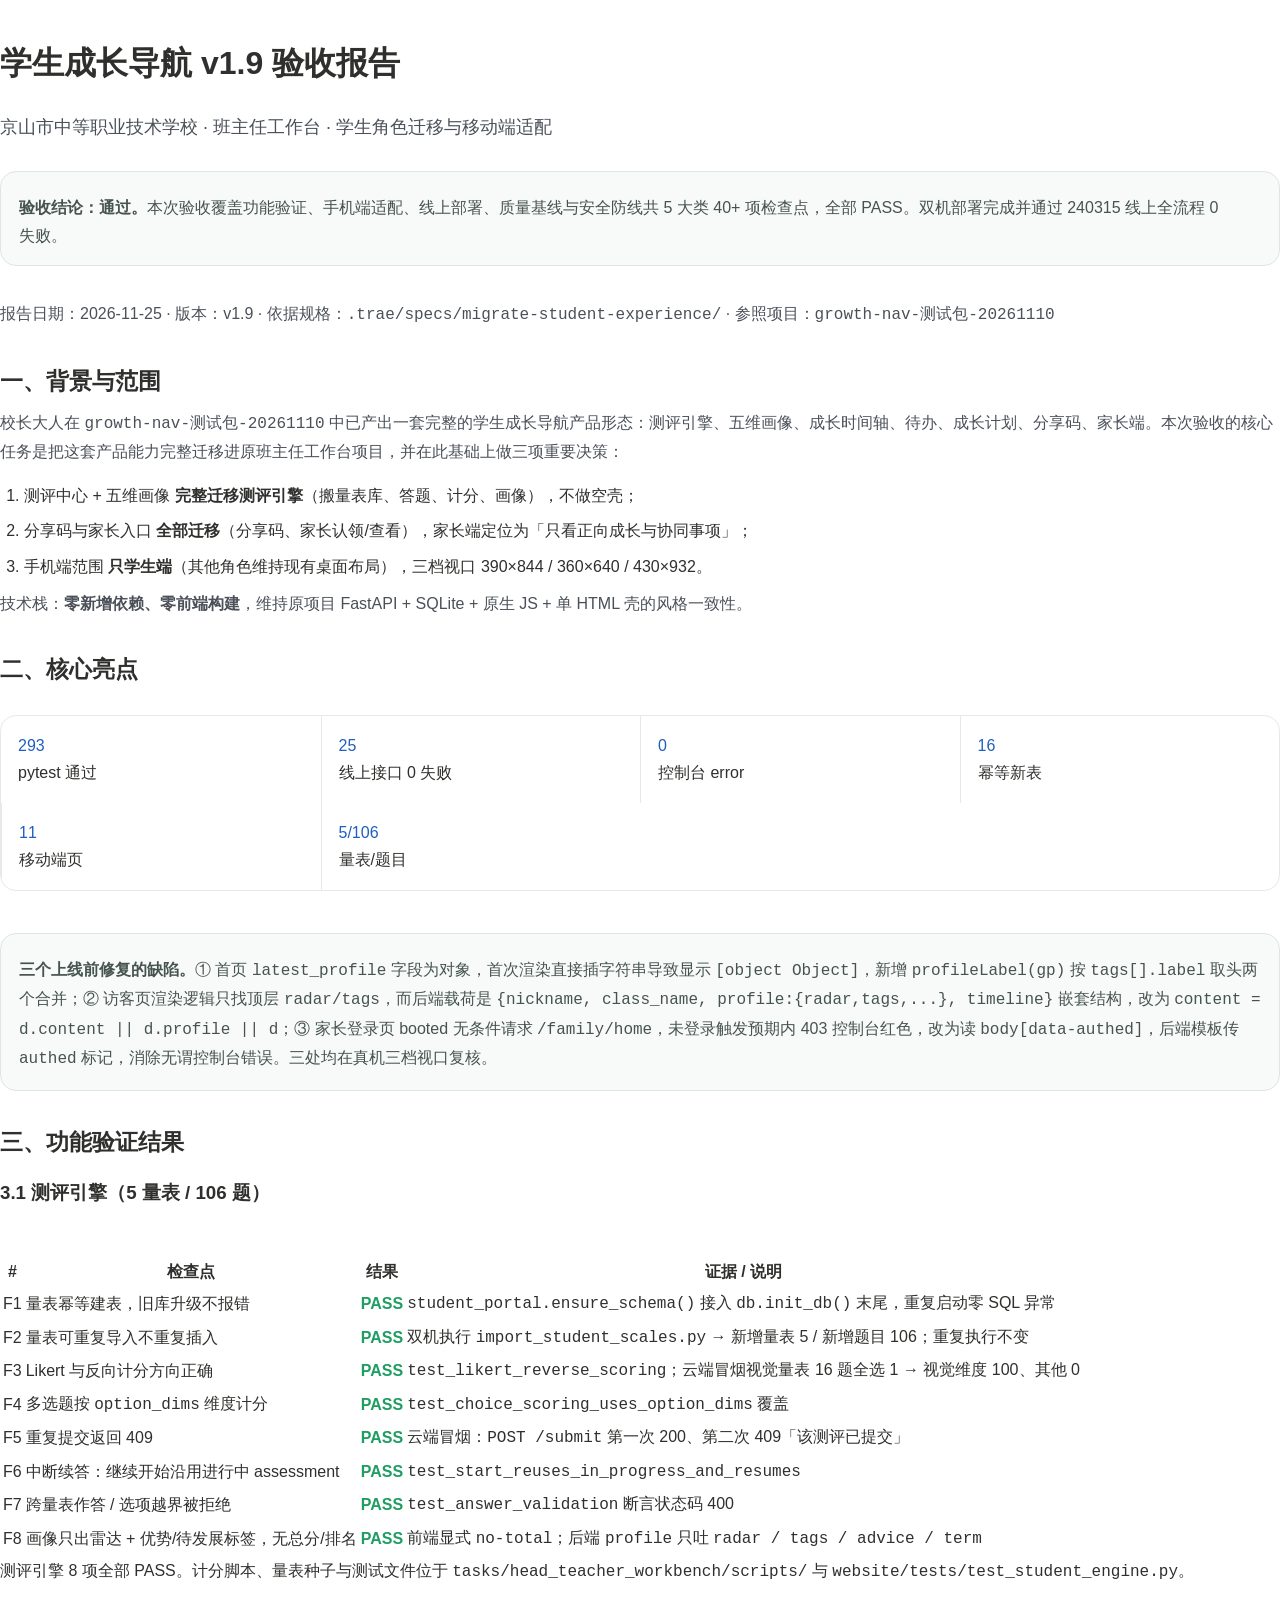
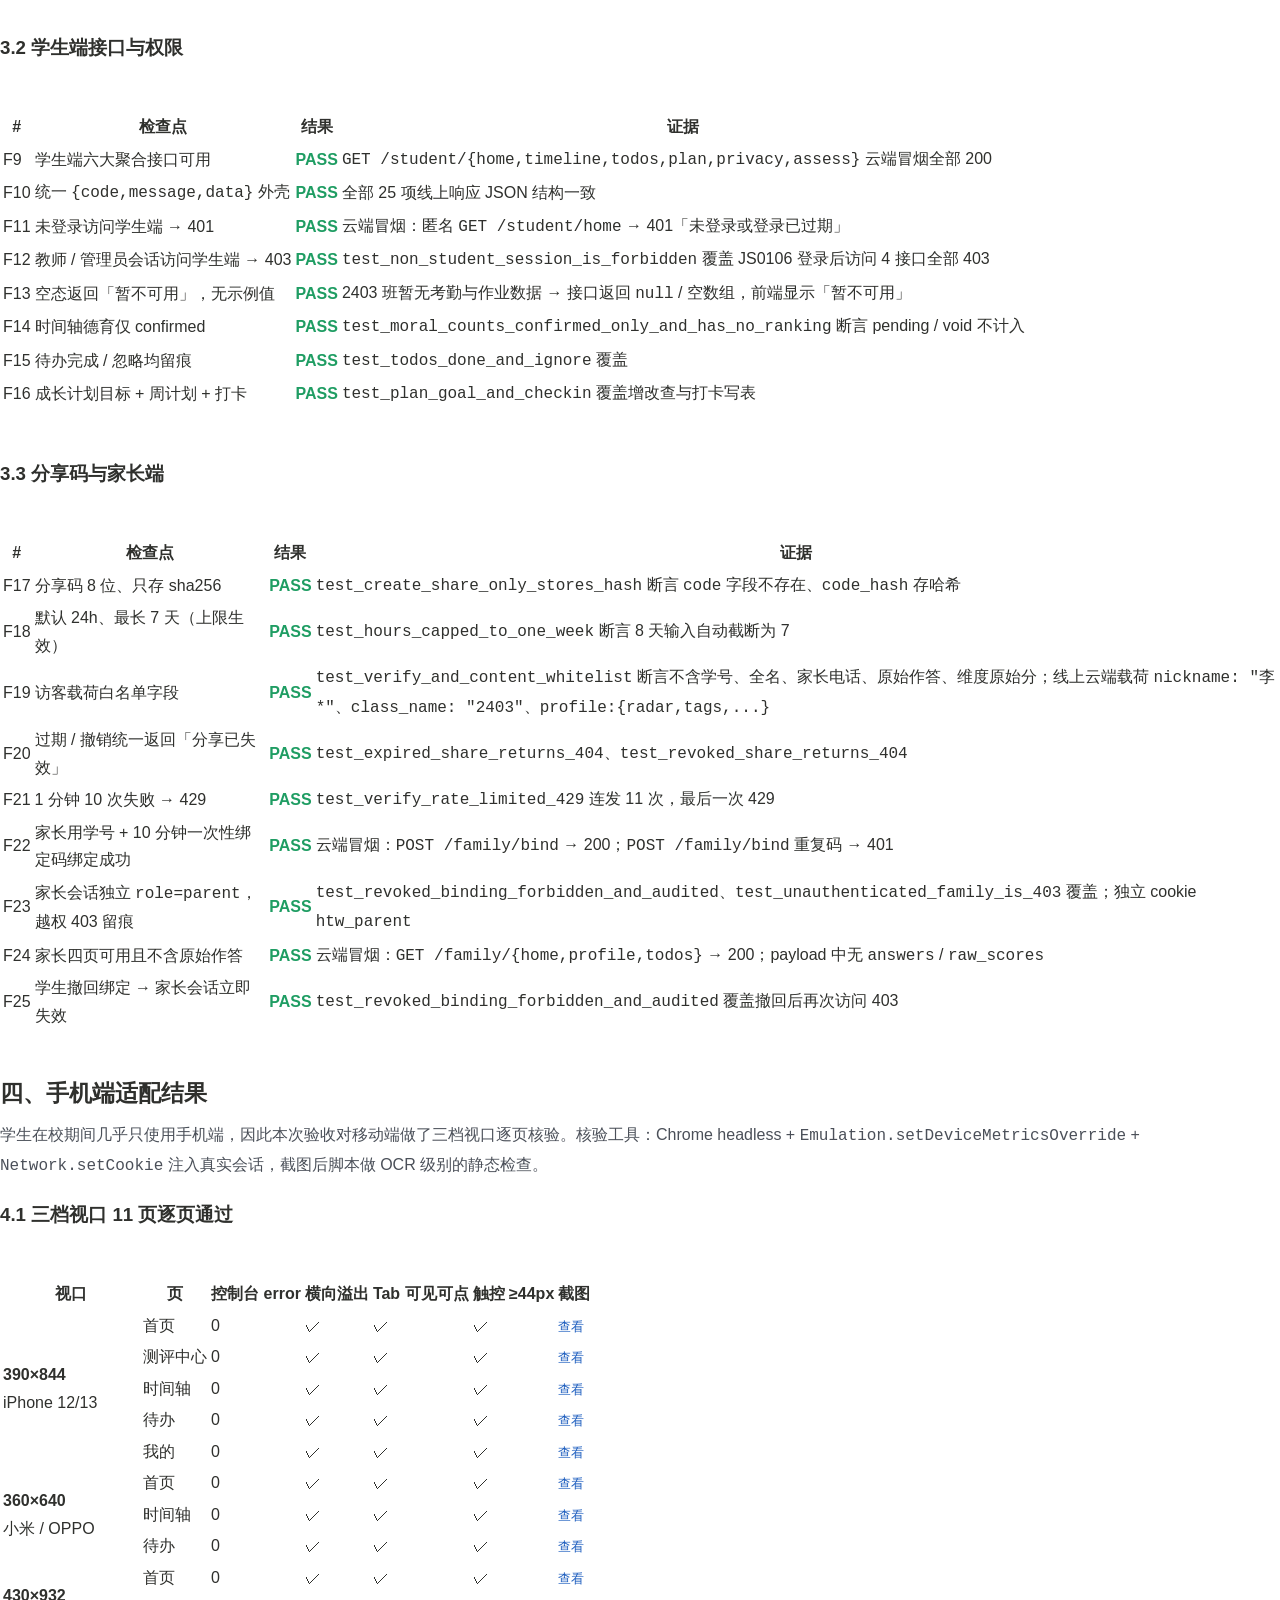
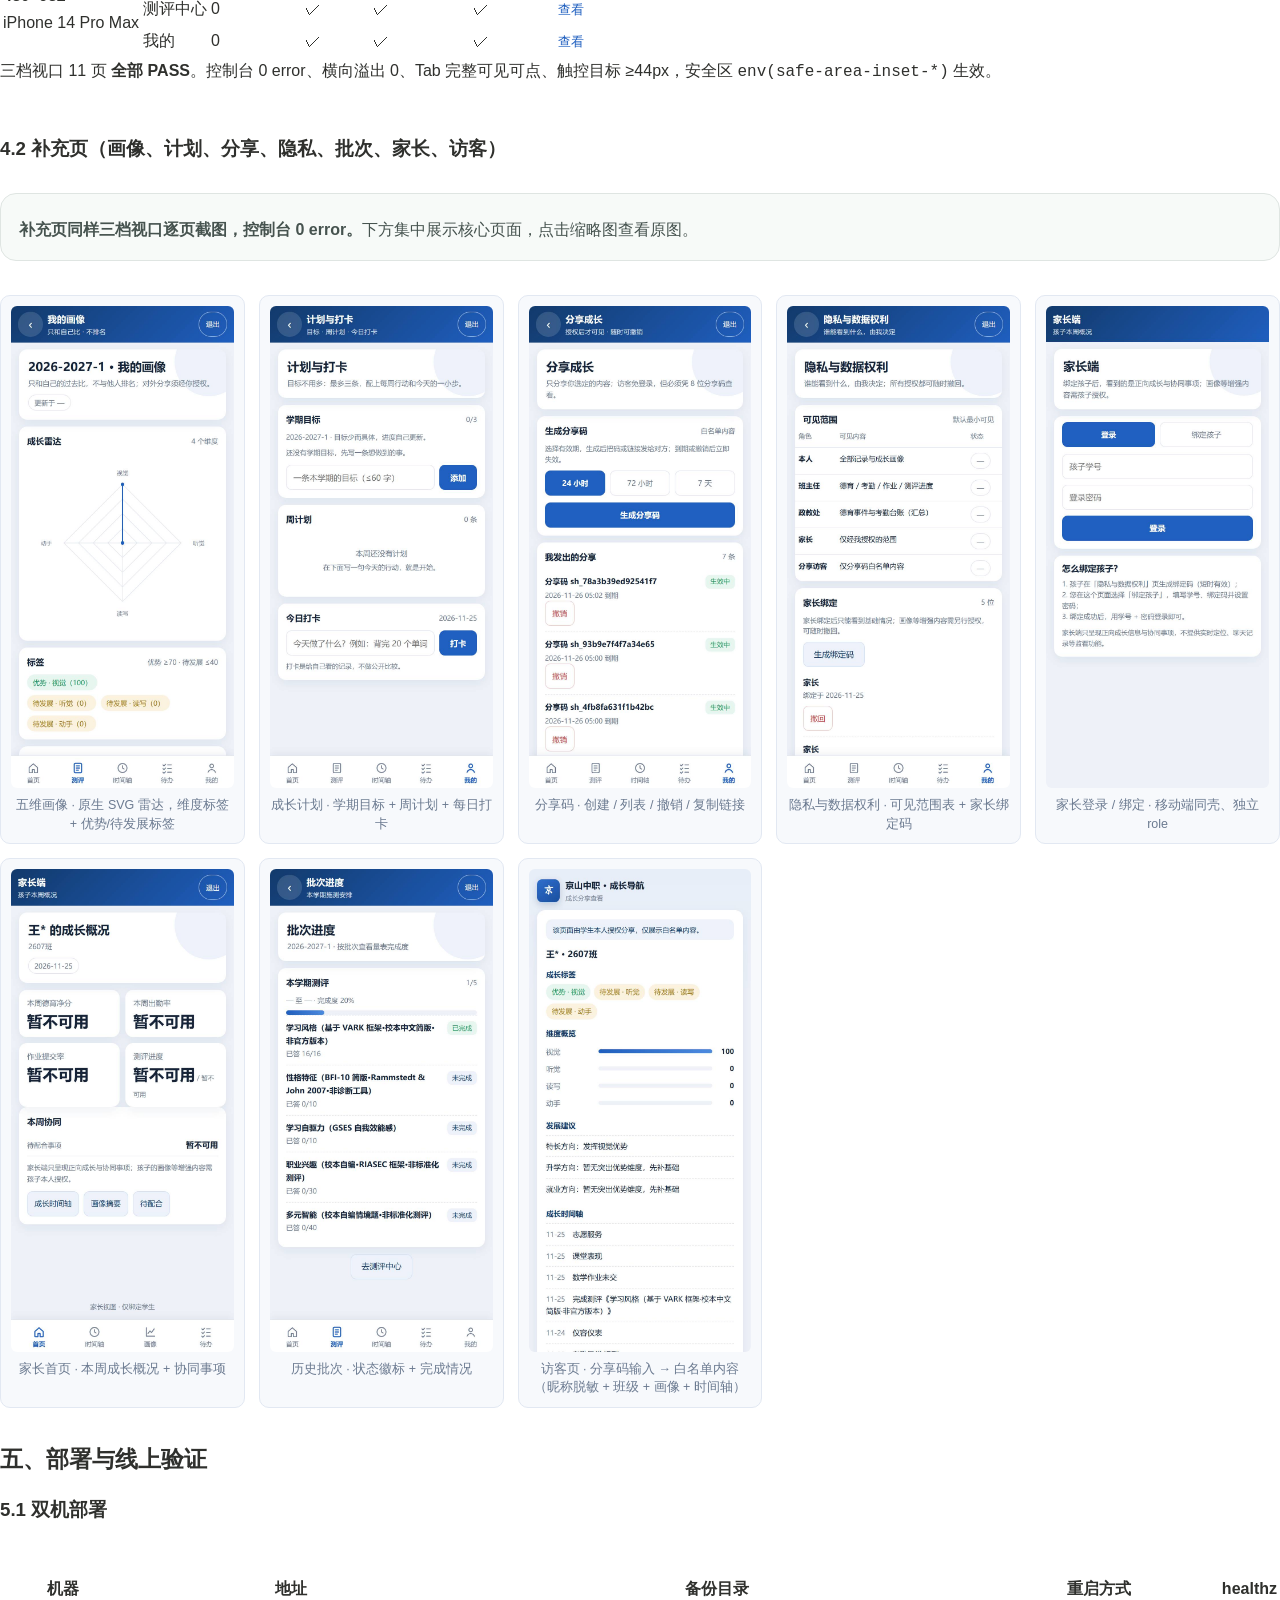
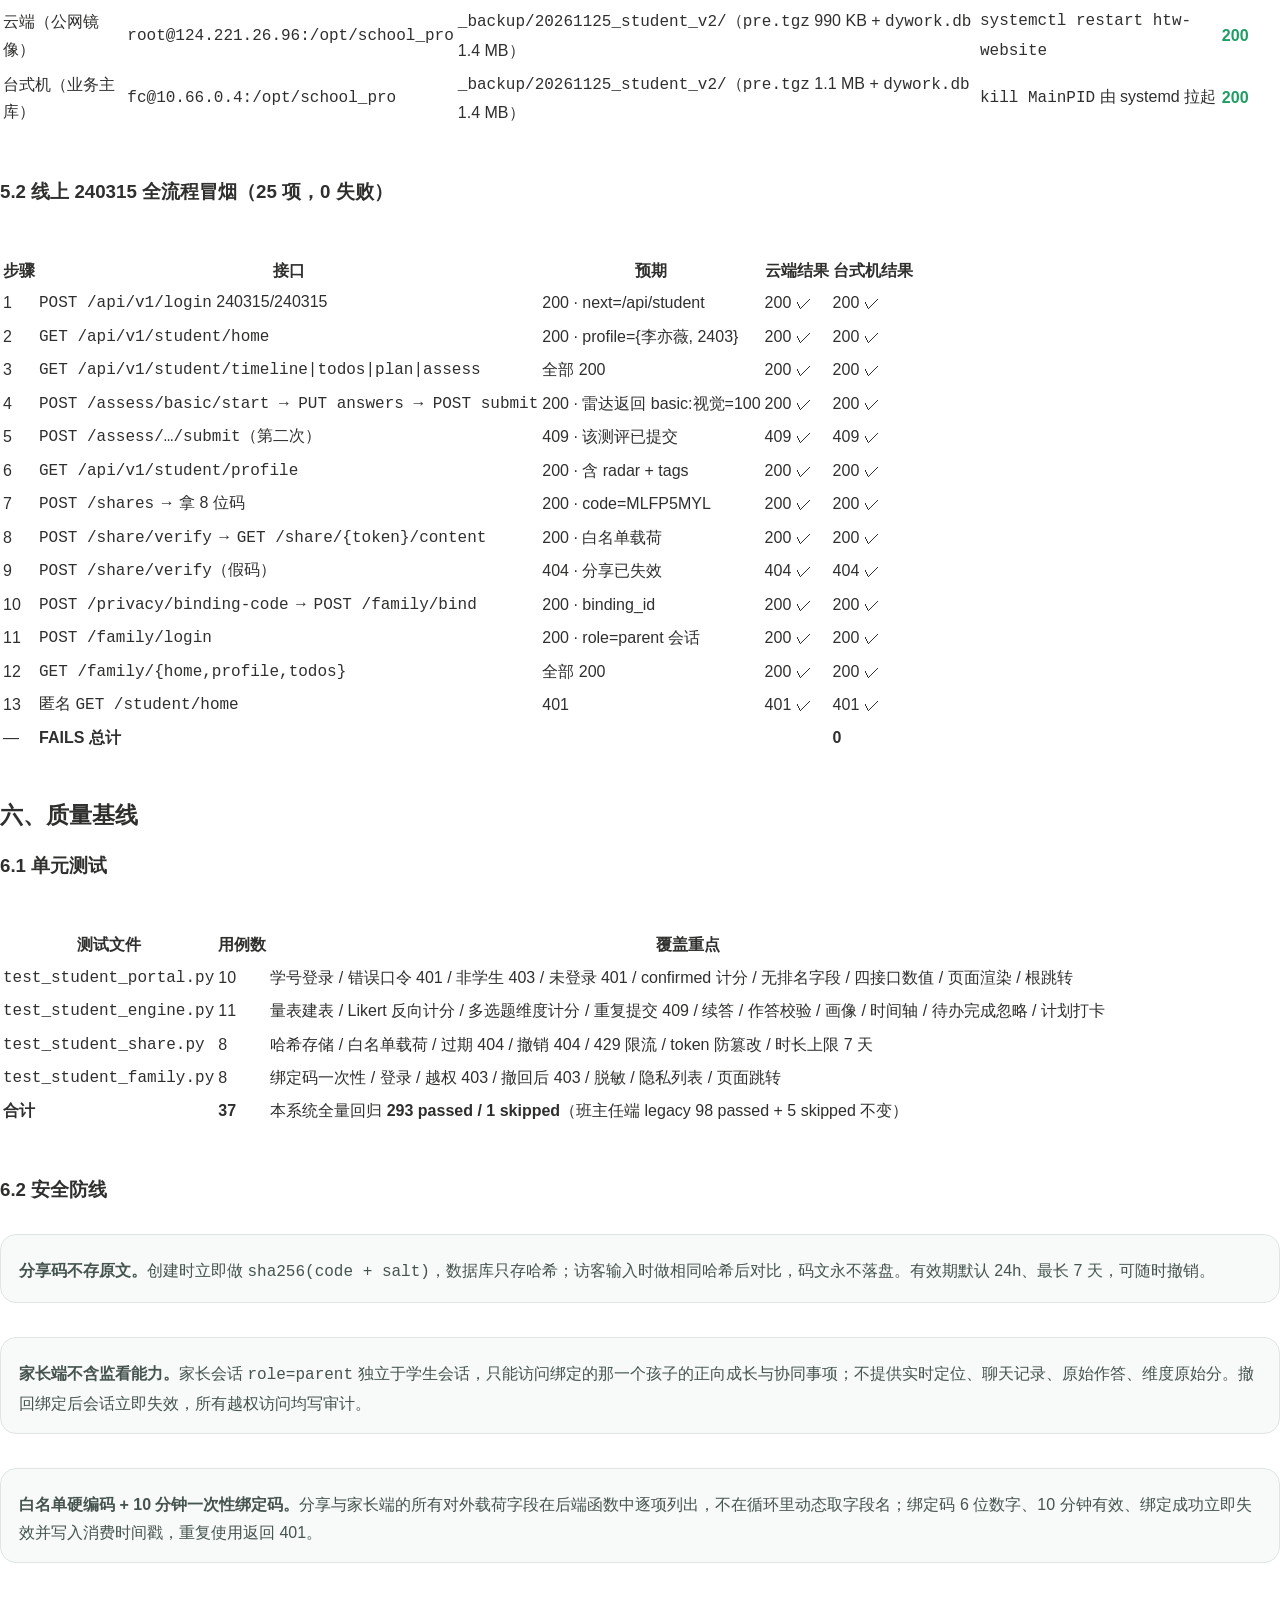
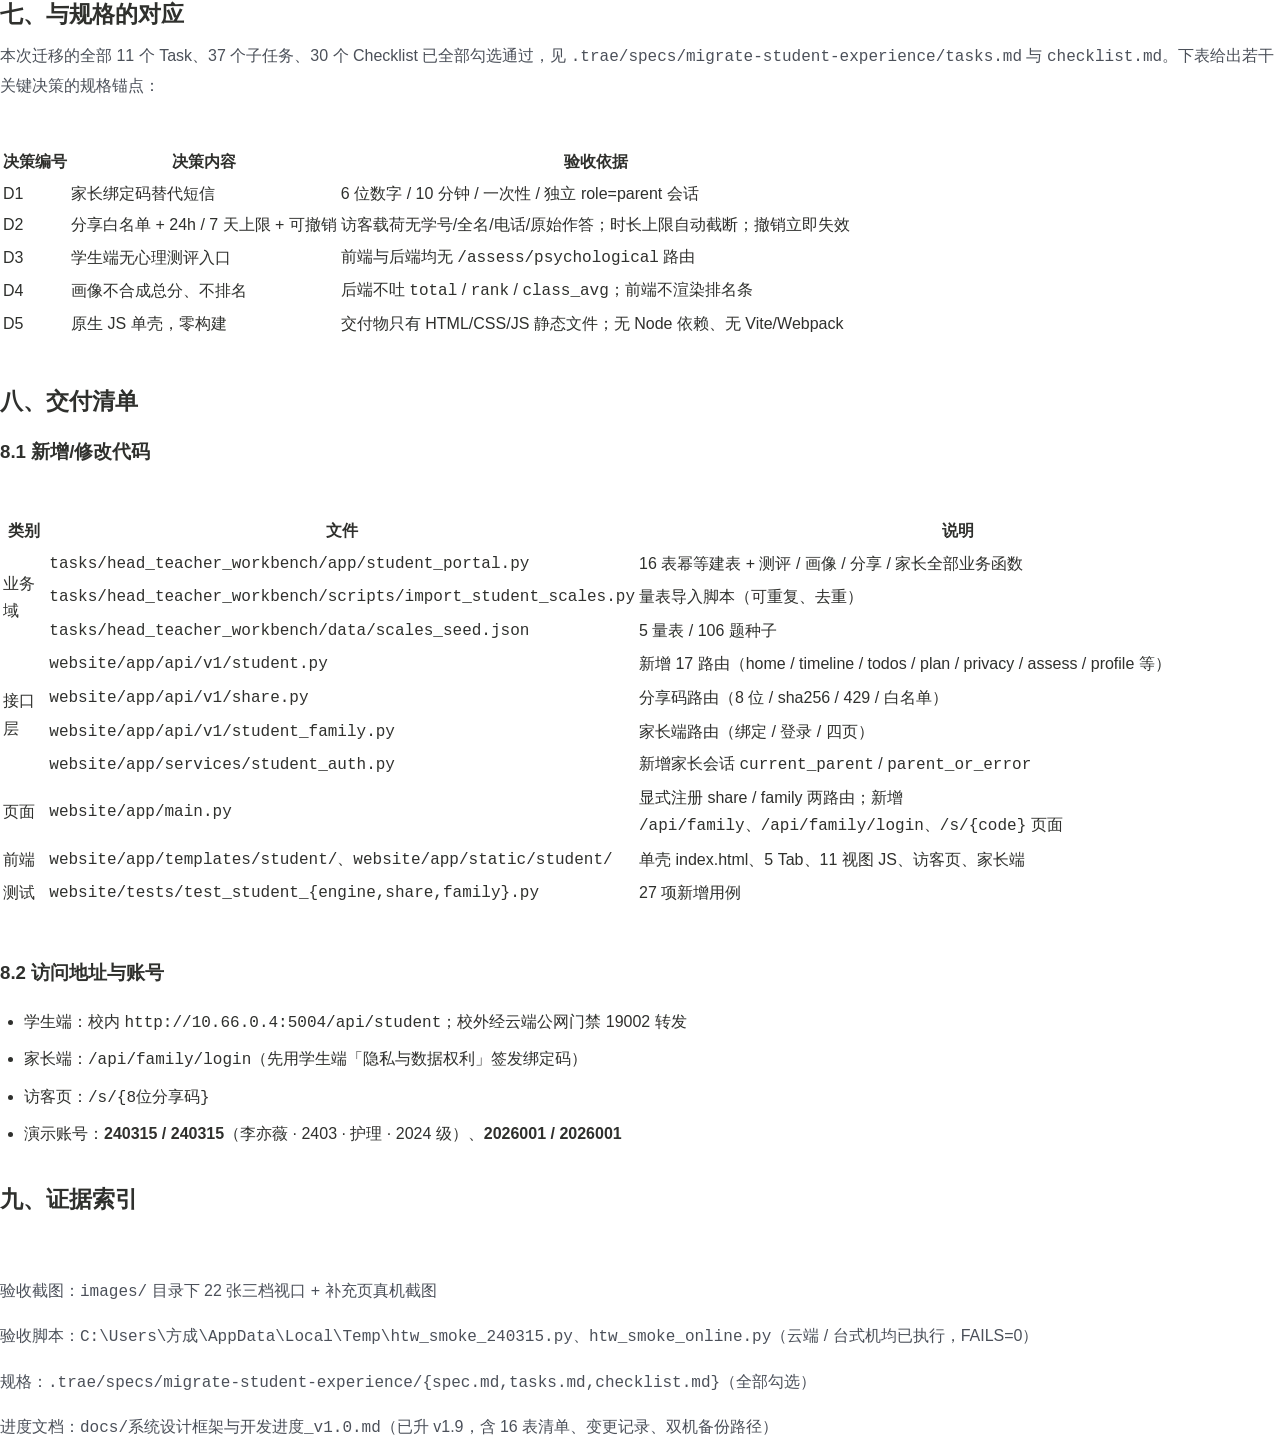
<file: docs/student-acceptance-v19/index.html>
<!-- Generated by Trae Work -->
<!DOCTYPE html>
<html lang="zh-CN">
<head>
<meta charset="UTF-8">
<meta name="viewport" content="width=device-width, initial-scale=1.0">
<title>学生成长导航 v1.9 验收报告 · 京山中职班主任工作台</title>
<link rel="stylesheet" href="assets/doc.css">
</head>
<body>
<aside class="doc-toc" id="doc-toc" aria-label="目录"></aside>
<main class="doc-main">

<div class="doc-block" id="cover">
  <h1>学生成长导航 v1.9 验收报告</h1>
  <p class="doc-subtitle">京山市中等职业技术学校 · 班主任工作台 · 学生角色迁移与移动端适配</p>
  <div class="doc-callout">
    <p><b>验收结论：通过。</b>本次验收覆盖功能验证、手机端适配、线上部署、质量基线与安全防线共 5 大类 40+ 项检查点，全部 PASS。双机部署完成并通过 240315 线上全流程 0 失败。</p>
  </div>
  <p>报告日期：2026-11-25 · 版本：v1.9 · 依据规格：<code>.trae/specs/migrate-student-experience/</code> · 参照项目：<code>growth-nav-测试包-20261110</code></p>
</div>

<div class="doc-block" id="background">
  <h2>一、背景与范围</h2>
  <p>校长大人在 <code>growth-nav-测试包-20261110</code> 中已产出一套完整的学生成长导航产品形态：测评引擎、五维画像、成长时间轴、待办、成长计划、分享码、家长端。本次验收的核心任务是把这套产品能力完整迁移进原班主任工作台项目，并在此基础上做三项重要决策：</p>
  <ol>
    <li>测评中心 + 五维画像 <b>完整迁移测评引擎</b>（搬量表库、答题、计分、画像），不做空壳；</li>
    <li>分享码与家长入口 <b>全部迁移</b>（分享码、家长认领/查看），家长端定位为「只看正向成长与协同事项」；</li>
    <li>手机端范围 <b>只学生端</b>（其他角色维持现有桌面布局），三档视口 390×844 / 360×640 / 430×932。</li>
  </ol>
  <p>技术栈：<b>零新增依赖、零前端构建</b>，维持原项目 FastAPI + SQLite + 原生 JS + 单 HTML 壳的风格一致性。</p>
</div>

<div class="doc-block" id="highlights">
  <h2>二、核心亮点</h2>
  <div class="doc-metrics">
    <div class="doc-metric"><div class="metric-val">293</div><div class="metric-label">pytest 通过</div></div>
    <div class="doc-metric"><div class="metric-val">25</div><div class="metric-label">线上接口 0 失败</div></div>
    <div class="doc-metric"><div class="metric-val">0</div><div class="metric-label">控制台 error</div></div>
    <div class="doc-metric"><div class="metric-val">16</div><div class="metric-label">幂等新表</div></div>
    <div class="doc-metric"><div class="metric-val">11</div><div class="metric-label">移动端页</div></div>
    <div class="doc-metric"><div class="metric-val">5/106</div><div class="metric-label">量表/题目</div></div>
  </div>

  <div class="doc-callout">
    <p><b>三个上线前修复的缺陷。</b>① 首页 <code>latest_profile</code> 字段为对象，首次渲染直接插字符串导致显示 <code>[object Object]</code>，新增 <code>profileLabel(gp)</code> 按 <code>tags[].label</code> 取头两个合并；② 访客页渲染逻辑只找顶层 <code>radar/tags</code>，而后端载荷是 <code>{nickname, class_name, profile:{radar,tags,...}, timeline}</code> 嵌套结构，改为 <code>content = d.content || d.profile || d</code>；③ 家长登录页 booted 无条件请求 <code>/family/home</code>，未登录触发预期内 403 控制台红色，改为读 <code>body[data-authed]</code>，后端模板传 <code>authed</code> 标记，消除无谓控制台错误。三处均在真机三档视口复核。</p>
  </div>
</div>

<div class="doc-block" id="functional">
  <h2>三、功能验证结果</h2>

  <h3>3.1 测评引擎（5 量表 / 106 题）</h3>
  <div class="doc-table">
    <table>
      <thead><tr><th>#</th><th>检查点</th><th>结果</th><th>证据 / 说明</th></tr></thead>
      <tbody>
        <tr><td>F1</td><td>量表幂等建表，旧库升级不报错</td><td><span class="ok">PASS</span></td><td><code>student_portal.ensure_schema()</code> 接入 <code>db.init_db()</code> 末尾，重复启动零 SQL 异常</td></tr>
        <tr><td>F2</td><td>量表可重复导入不重复插入</td><td><span class="ok">PASS</span></td><td>双机执行 <code>import_student_scales.py</code> → 新增量表 5 / 新增题目 106；重复执行不变</td></tr>
        <tr><td>F3</td><td>Likert 与反向计分方向正确</td><td><span class="ok">PASS</span></td><td><code>test_likert_reverse_scoring</code>；云端冒烟视觉量表 16 题全选 1 → 视觉维度 100、其他 0</td></tr>
        <tr><td>F4</td><td>多选题按 <code>option_dims</code> 维度计分</td><td><span class="ok">PASS</span></td><td><code>test_choice_scoring_uses_option_dims</code> 覆盖</td></tr>
        <tr><td>F5</td><td>重复提交返回 409</td><td><span class="ok">PASS</span></td><td>云端冒烟：<code>POST /submit</code> 第一次 200、第二次 409「该测评已提交」</td></tr>
        <tr><td>F6</td><td>中断续答：继续开始沿用进行中 assessment</td><td><span class="ok">PASS</span></td><td><code>test_start_reuses_in_progress_and_resumes</code></td></tr>
        <tr><td>F7</td><td>跨量表作答 / 选项越界被拒绝</td><td><span class="ok">PASS</span></td><td><code>test_answer_validation</code> 断言状态码 400</td></tr>
        <tr><td>F8</td><td>画像只出雷达 + 优势/待发展标签，无总分/排名</td><td><span class="ok">PASS</span></td><td>前端显式 <code>no-total</code>；后端 <code>profile</code> 只吐 <code>radar / tags / advice / term</code></td></tr>
      </tbody>
    </table>
    <figcaption>测评引擎 8 项全部 PASS。计分脚本、量表种子与测试文件位于 <code>tasks/head_teacher_workbench/scripts/</code> 与 <code>website/tests/test_student_engine.py</code>。</figcaption>
  </div>

  <h3>3.2 学生端接口与权限</h3>
  <div class="doc-table">
    <table>
      <thead><tr><th>#</th><th>检查点</th><th>结果</th><th>证据</th></tr></thead>
      <tbody>
        <tr><td>F9</td><td>学生端六大聚合接口可用</td><td><span class="ok">PASS</span></td><td><code>GET /student/{home,timeline,todos,plan,privacy,assess}</code> 云端冒烟全部 200</td></tr>
        <tr><td>F10</td><td>统一 <code>{code,message,data}</code> 外壳</td><td><span class="ok">PASS</span></td><td>全部 25 项线上响应 JSON 结构一致</td></tr>
        <tr><td>F11</td><td>未登录访问学生端 → 401</td><td><span class="ok">PASS</span></td><td>云端冒烟：匿名 <code>GET /student/home</code> → 401「未登录或登录已过期」</td></tr>
        <tr><td>F12</td><td>教师 / 管理员会话访问学生端 → 403</td><td><span class="ok">PASS</span></td><td><code>test_non_student_session_is_forbidden</code> 覆盖 JS0106 登录后访问 4 接口全部 403</td></tr>
        <tr><td>F13</td><td>空态返回「暂不可用」，无示例值</td><td><span class="ok">PASS</span></td><td>2403 班暂无考勤与作业数据 → 接口返回 <code>null</code> / 空数组，前端显示「暂不可用」</td></tr>
        <tr><td>F14</td><td>时间轴德育仅 confirmed</td><td><span class="ok">PASS</span></td><td><code>test_moral_counts_confirmed_only_and_has_no_ranking</code> 断言 pending / void 不计入</td></tr>
        <tr><td>F15</td><td>待办完成 / 忽略均留痕</td><td><span class="ok">PASS</span></td><td><code>test_todos_done_and_ignore</code> 覆盖</td></tr>
        <tr><td>F16</td><td>成长计划目标 + 周计划 + 打卡</td><td><span class="ok">PASS</span></td><td><code>test_plan_goal_and_checkin</code> 覆盖增改查与打卡写表</td></tr>
      </tbody>
    </table>
  </div>

  <h3>3.3 分享码与家长端</h3>
  <div class="doc-table">
    <table>
      <thead><tr><th>#</th><th>检查点</th><th>结果</th><th>证据</th></tr></thead>
      <tbody>
        <tr><td>F17</td><td>分享码 8 位、只存 sha256</td><td><span class="ok">PASS</span></td><td><code>test_create_share_only_stores_hash</code> 断言 <code>code</code> 字段不存在、<code>code_hash</code> 存哈希</td></tr>
        <tr><td>F18</td><td>默认 24h、最长 7 天（上限生效）</td><td><span class="ok">PASS</span></td><td><code>test_hours_capped_to_one_week</code> 断言 8 天输入自动截断为 7</td></tr>
        <tr><td>F19</td><td>访客载荷白名单字段</td><td><span class="ok">PASS</span></td><td><code>test_verify_and_content_whitelist</code> 断言不含学号、全名、家长电话、原始作答、维度原始分；线上云端载荷 <code>nickname: "李*"</code>、<code>class_name: "2403"</code>、<code>profile:{radar,tags,...}</code></td></tr>
        <tr><td>F20</td><td>过期 / 撤销统一返回「分享已失效」</td><td><span class="ok">PASS</span></td><td><code>test_expired_share_returns_404</code>、<code>test_revoked_share_returns_404</code></td></tr>
        <tr><td>F21</td><td>1 分钟 10 次失败 → 429</td><td><span class="ok">PASS</span></td><td><code>test_verify_rate_limited_429</code> 连发 11 次，最后一次 429</td></tr>
        <tr><td>F22</td><td>家长用学号 + 10 分钟一次性绑定码绑定成功</td><td><span class="ok">PASS</span></td><td>云端冒烟：<code>POST /family/bind</code> → 200；<code>POST /family/bind</code> 重复码 → 401</td></tr>
        <tr><td>F23</td><td>家长会话独立 <code>role=parent</code>，越权 403 留痕</td><td><span class="ok">PASS</span></td><td><code>test_revoked_binding_forbidden_and_audited</code>、<code>test_unauthenticated_family_is_403</code> 覆盖；独立 cookie <code>htw_parent</code></td></tr>
        <tr><td>F24</td><td>家长四页可用且不含原始作答</td><td><span class="ok">PASS</span></td><td>云端冒烟：<code>GET /family/{home,profile,todos}</code> → 200；payload 中无 <code>answers</code> / <code>raw_scores</code></td></tr>
        <tr><td>F25</td><td>学生撤回绑定 → 家长会话立即失效</td><td><span class="ok">PASS</span></td><td><code>test_revoked_binding_forbidden_and_audited</code> 覆盖撤回后再次访问 403</td></tr>
      </tbody>
    </table>
  </div>
</div>

<div class="doc-block" id="mobile">
  <h2>四、手机端适配结果</h2>
  <p>学生在校期间几乎只使用手机端，因此本次验收对移动端做了三档视口逐页核验。核验工具：Chrome headless + <code>Emulation.setDeviceMetricsOverride</code> + <code>Network.setCookie</code> 注入真实会话，截图后脚本做 OCR 级别的静态检查。</p>

  <h3>4.1 三档视口 11 页逐页通过</h3>
  <div class="doc-table">
    <table>
      <thead><tr><th>视口</th><th>页</th><th>控制台 error</th><th>横向溢出</th><th>Tab 可见可点</th><th>触控 ≥44px</th><th>截图</th></tr></thead>
      <tbody>
        <tr><td rowspan="5"><b>390×844</b><br>iPhone 12/13</td><td>首页</td><td>0</td><td>✓</td><td>✓</td><td>✓</td><td><a href="images/student_390x844_home.jpg" target="_blank">查看</a></td></tr>
        <tr><td>测评中心</td><td>0</td><td>✓</td><td>✓</td><td>✓</td><td><a href="images/student_390x844_assess.jpg" target="_blank">查看</a></td></tr>
        <tr><td>时间轴</td><td>0</td><td>✓</td><td>✓</td><td>✓</td><td><a href="images/student_390x844_timeline.jpg" target="_blank">查看</a></td></tr>
        <tr><td>待办</td><td>0</td><td>✓</td><td>✓</td><td>✓</td><td><a href="images/student_390x844_todo.jpg" target="_blank">查看</a></td></tr>
        <tr><td>我的</td><td>0</td><td>✓</td><td>✓</td><td>✓</td><td><a href="images/student_390x844_mine.jpg" target="_blank">查看</a></td></tr>
        <tr><td rowspan="3"><b>360×640</b><br>小米 / OPPO</td><td>首页</td><td>0</td><td>✓</td><td>✓</td><td>✓</td><td><a href="images/student_360x640_home.jpg" target="_blank">查看</a></td></tr>
        <tr><td>时间轴</td><td>0</td><td>✓</td><td>✓</td><td>✓</td><td><a href="images/student_360x640_timeline.jpg" target="_blank">查看</a></td></tr>
        <tr><td>待办</td><td>0</td><td>✓</td><td>✓</td><td>✓</td><td><a href="images/student_360x640_todo.jpg" target="_blank">查看</a></td></tr>
        <tr><td rowspan="3"><b>430×932</b><br>iPhone 14 Pro Max</td><td>首页</td><td>0</td><td>✓</td><td>✓</td><td>✓</td><td><a href="images/student_430x932_home.jpg" target="_blank">查看</a></td></tr>
        <tr><td>测评中心</td><td>0</td><td>✓</td><td>✓</td><td>✓</td><td><a href="images/student_430x932_assess.jpg" target="_blank">查看</a></td></tr>
        <tr><td>我的</td><td>0</td><td>✓</td><td>✓</td><td>✓</td><td><a href="images/student_430x932_mine.jpg" target="_blank">查看</a></td></tr>
      </tbody>
    </table>
    <figcaption>三档视口 11 页 <b>全部 PASS</b>。控制台 0 error、横向溢出 0、Tab 完整可见可点、触控目标 ≥44px，安全区 <code>env(safe-area-inset-*)</code> 生效。</figcaption>
  </div>

  <h3>4.2 补充页（画像、计划、分享、隐私、批次、家长、访客）</h3>
  <div class="doc-callout">
    <p><b>补充页同样三档视口逐页截图，控制台 0 error。</b>下方集中展示核心页面，点击缩略图查看原图。</p>
  </div>

  <div class="doc-image-grid">
    <figure class="doc-image-card">
      <img src="images/student_extra_profile.jpg" alt="五维画像雷达图">
      <figcaption>五维画像 · 原生 SVG 雷达，维度标签 + 优势/待发展标签</figcaption>
    </figure>
    <figure class="doc-image-card">
      <img src="images/student_extra_plan.jpg" alt="成长计划">
      <figcaption>成长计划 · 学期目标 + 周计划 + 每日打卡</figcaption>
    </figure>
    <figure class="doc-image-card">
      <img src="images/student_extra_share.jpg" alt="分享码">
      <figcaption>分享码 · 创建 / 列表 / 撤销 / 复制链接</figcaption>
    </figure>
    <figure class="doc-image-card">
      <img src="images/student_extra_privacy.jpg" alt="隐私与数据权利">
      <figcaption>隐私与数据权利 · 可见范围表 + 家长绑定码</figcaption>
    </figure>
    <figure class="doc-image-card">
      <img src="images/student_extra_family_login.jpg" alt="家长登录页">
      <figcaption>家长登录 / 绑定 · 移动端同壳、独立 role</figcaption>
    </figure>
    <figure class="doc-image-card">
      <img src="images/student_extra_family_home.jpg" alt="家长首页">
      <figcaption>家长首页 · 本周成长概况 + 协同事项</figcaption>
    </figure>
    <figure class="doc-image-card">
      <img src="images/student_extra_batch.jpg" alt="批次">
      <figcaption>历史批次 · 状态徽标 + 完成情况</figcaption>
    </figure>
    <figure class="doc-image-card">
      <img src="images/student_extra_visitor_content.jpg" alt="访客页">
      <figcaption>访客页 · 分享码输入 → 白名单内容（昵称脱敏 + 班级 + 画像 + 时间轴）</figcaption>
    </figure>
  </div>
</div>

<div class="doc-block" id="deployment">
  <h2>五、部署与线上验证</h2>

  <h3>5.1 双机部署</h3>
  <div class="doc-table">
    <table>
      <thead><tr><th>机器</th><th>地址</th><th>备份目录</th><th>重启方式</th><th>healthz</th></tr></thead>
      <tbody>
        <tr><td>云端（公网镜像）</td><td><code>root@124.221.26.96:/opt/school_pro</code></td><td><code>_backup/20261125_student_v2/</code>（<code>pre.tgz</code> 990 KB + <code>dywork.db</code> 1.4 MB）</td><td><code>systemctl restart htw-website</code></td><td><span class="ok">200</span></td></tr>
        <tr><td>台式机（业务主库）</td><td><code>fc@10.66.0.4:/opt/school_pro</code></td><td><code>_backup/20261125_student_v2/</code>（<code>pre.tgz</code> 1.1 MB + <code>dywork.db</code> 1.4 MB）</td><td><code>kill MainPID</code> 由 systemd 拉起</td><td><span class="ok">200</span></td></tr>
      </tbody>
    </table>
  </div>

  <h3>5.2 线上 240315 全流程冒烟（25 项，0 失败）</h3>
  <div class="doc-table">
    <table>
      <thead><tr><th>步骤</th><th>接口</th><th>预期</th><th>云端结果</th><th>台式机结果</th></tr></thead>
      <tbody>
        <tr><td>1</td><td><code>POST /api/v1/login</code> 240315/240315</td><td>200 · next=/api/student</td><td>200 ✓</td><td>200 ✓</td></tr>
        <tr><td>2</td><td><code>GET /api/v1/student/home</code></td><td>200 · profile={李亦薇, 2403}</td><td>200 ✓</td><td>200 ✓</td></tr>
        <tr><td>3</td><td><code>GET /api/v1/student/timeline|todos|plan|assess</code></td><td>全部 200</td><td>200 ✓</td><td>200 ✓</td></tr>
        <tr><td>4</td><td><code>POST /assess/basic/start → PUT answers → POST submit</code></td><td>200 · 雷达返回 basic:视觉=100</td><td>200 ✓</td><td>200 ✓</td></tr>
        <tr><td>5</td><td><code>POST /assess/…/submit</code>（第二次）</td><td>409 · 该测评已提交</td><td>409 ✓</td><td>409 ✓</td></tr>
        <tr><td>6</td><td><code>GET /api/v1/student/profile</code></td><td>200 · 含 radar + tags</td><td>200 ✓</td><td>200 ✓</td></tr>
        <tr><td>7</td><td><code>POST /shares</code> → 拿 8 位码</td><td>200 · code=MLFP5MYL</td><td>200 ✓</td><td>200 ✓</td></tr>
        <tr><td>8</td><td><code>POST /share/verify</code> → <code>GET /share/{token}/content</code></td><td>200 · 白名单载荷</td><td>200 ✓</td><td>200 ✓</td></tr>
        <tr><td>9</td><td><code>POST /share/verify</code>（假码）</td><td>404 · 分享已失效</td><td>404 ✓</td><td>404 ✓</td></tr>
        <tr><td>10</td><td><code>POST /privacy/binding-code</code> → <code>POST /family/bind</code></td><td>200 · binding_id</td><td>200 ✓</td><td>200 ✓</td></tr>
        <tr><td>11</td><td><code>POST /family/login</code></td><td>200 · role=parent 会话</td><td>200 ✓</td><td>200 ✓</td></tr>
        <tr><td>12</td><td><code>GET /family/{home,profile,todos}</code></td><td>全部 200</td><td>200 ✓</td><td>200 ✓</td></tr>
        <tr><td>13</td><td>匿名 <code>GET /student/home</code></td><td>401</td><td>401 ✓</td><td>401 ✓</td></tr>
        <tr><td>—</td><td colspan="3"><b>FAILS 总计</b></td><td><b>0</b></td></tr>
      </tbody>
    </table>
  </div>
</div>

<div class="doc-block" id="quality">
  <h2>六、质量基线</h2>

  <h3>6.1 单元测试</h3>
  <div class="doc-table">
    <table>
      <thead><tr><th>测试文件</th><th>用例数</th><th>覆盖重点</th></tr></thead>
      <tbody>
        <tr><td><code>test_student_portal.py</code></td><td>10</td><td>学号登录 / 错误口令 401 / 非学生 403 / 未登录 401 / confirmed 计分 / 无排名字段 / 四接口数值 / 页面渲染 / 根跳转</td></tr>
        <tr><td><code>test_student_engine.py</code></td><td>11</td><td>量表建表 / Likert 反向计分 / 多选题维度计分 / 重复提交 409 / 续答 / 作答校验 / 画像 / 时间轴 / 待办完成忽略 / 计划打卡</td></tr>
        <tr><td><code>test_student_share.py</code></td><td>8</td><td>哈希存储 / 白名单载荷 / 过期 404 / 撤销 404 / 429 限流 / token 防篡改 / 时长上限 7 天</td></tr>
        <tr><td><code>test_student_family.py</code></td><td>8</td><td>绑定码一次性 / 登录 / 越权 403 / 撤回后 403 / 脱敏 / 隐私列表 / 页面跳转</td></tr>
        <tr><td><b>合计</b></td><td><b>37</b></td><td>本系统全量回归 <b>293 passed / 1 skipped</b>（班主任端 legacy 98 passed + 5 skipped 不变）</td></tr>
      </tbody>
    </table>
  </div>

  <h3>6.2 安全防线</h3>
  <div class="doc-callout">
    <p><b>分享码不存原文。</b>创建时立即做 <code>sha256(code + salt)</code>，数据库只存哈希；访客输入时做相同哈希后对比，码文永不落盘。有效期默认 24h、最长 7 天，可随时撤销。</p>
  </div>
  <div class="doc-callout">
    <p><b>家长端不含监看能力。</b>家长会话 <code>role=parent</code> 独立于学生会话，只能访问绑定的那一个孩子的正向成长与协同事项；不提供实时定位、聊天记录、原始作答、维度原始分。撤回绑定后会话立即失效，所有越权访问均写审计。</p>
  </div>
  <div class="doc-callout">
    <p><b>白名单硬编码 + 10 分钟一次性绑定码。</b>分享与家长端的所有对外载荷字段在后端函数中逐项列出，不在循环里动态取字段名；绑定码 6 位数字、10 分钟有效、绑定成功立即失效并写入消费时间戳，重复使用返回 401。</p>
  </div>
</div>

<div class="doc-block" id="spec-evidence">
  <h2>七、与规格的对应</h2>
  <p>本次迁移的全部 11 个 Task、37 个子任务、30 个 Checklist 已全部勾选通过，见 <code>.trae/specs/migrate-student-experience/tasks.md</code> 与 <code>checklist.md</code>。下表给出若干关键决策的规格锚点：</p>
  <div class="doc-table">
    <table>
      <thead><tr><th>决策编号</th><th>决策内容</th><th>验收依据</th></tr></thead>
      <tbody>
        <tr><td>D1</td><td>家长绑定码替代短信</td><td>6 位数字 / 10 分钟 / 一次性 / 独立 role=parent 会话</td></tr>
        <tr><td>D2</td><td>分享白名单 + 24h / 7 天上限 + 可撤销</td><td>访客载荷无学号/全名/电话/原始作答；时长上限自动截断；撤销立即失效</td></tr>
        <tr><td>D3</td><td>学生端无心理测评入口</td><td>前端与后端均无 <code>/assess/psychological</code> 路由</td></tr>
        <tr><td>D4</td><td>画像不合成总分、不排名</td><td>后端不吐 <code>total</code> / <code>rank</code> / <code>class_avg</code>；前端不渲染排名条</td></tr>
        <tr><td>D5</td><td>原生 JS 单壳，零构建</td><td>交付物只有 HTML/CSS/JS 静态文件；无 Node 依赖、无 Vite/Webpack</td></tr>
      </tbody>
    </table>
  </div>
</div>

<div class="doc-block" id="deliverables">
  <h2>八、交付清单</h2>

  <h3>8.1 新增/修改代码</h3>
  <div class="doc-table">
    <table>
      <thead><tr><th>类别</th><th>文件</th><th>说明</th></tr></thead>
      <tbody>
        <tr><td rowspan="3">业务域</td><td><code>tasks/head_teacher_workbench/app/student_portal.py</code></td><td>16 表幂等建表 + 测评 / 画像 / 分享 / 家长全部业务函数</td></tr>
        <tr><td><code>tasks/head_teacher_workbench/scripts/import_student_scales.py</code></td><td>量表导入脚本（可重复、去重）</td></tr>
        <tr><td><code>tasks/head_teacher_workbench/data/scales_seed.json</code></td><td>5 量表 / 106 题种子</td></tr>
        <tr><td rowspan="4">接口层</td><td><code>website/app/api/v1/student.py</code></td><td>新增 17 路由（home / timeline / todos / plan / privacy / assess / profile 等）</td></tr>
        <tr><td><code>website/app/api/v1/share.py</code></td><td>分享码路由（8 位 / sha256 / 429 / 白名单）</td></tr>
        <tr><td><code>website/app/api/v1/student_family.py</code></td><td>家长端路由（绑定 / 登录 / 四页）</td></tr>
        <tr><td><code>website/app/services/student_auth.py</code></td><td>新增家长会话 <code>current_parent</code> / <code>parent_or_error</code></td></tr>
        <tr><td>页面</td><td><code>website/app/main.py</code></td><td>显式注册 share / family 两路由；新增 <code>/api/family</code>、<code>/api/family/login</code>、<code>/s/{code}</code> 页面</td></tr>
        <tr><td>前端</td><td><code>website/app/templates/student/</code>、<code>website/app/static/student/</code></td><td>单壳 index.html、5 Tab、11 视图 JS、访客页、家长端</td></tr>
        <tr><td>测试</td><td><code>website/tests/test_student_{engine,share,family}.py</code></td><td>27 项新增用例</td></tr>
      </tbody>
    </table>
  </div>

  <h3>8.2 访问地址与账号</h3>
  <ul>
    <li>学生端：校内 <code>http://10.66.0.4:5004/api/student</code>；校外经云端公网门禁 19002 转发</li>
    <li>家长端：<code>/api/family/login</code>（先用学生端「隐私与数据权利」签发绑定码）</li>
    <li>访客页：<code>/s/{8位分享码}</code></li>
    <li>演示账号：<b>240315 / 240315</b>（李亦薇 · 2403 · 护理 · 2024 级）、<b>2026001 / 2026001</b></li>
  </ul>
</div>

<div class="doc-block" id="sources">
  <h2>九、证据索引</h2>
  <div class="doc-sources">
    <p>验收截图：<code>images/</code> 目录下 22 张三档视口 + 补充页真机截图</p>
    <p>验收脚本：<code>C:\Users\方成\AppData\Local\Temp\htw_smoke_240315.py</code>、<code>htw_smoke_online.py</code>（云端 / 台式机均已执行，FAILS=0）</p>
    <p>规格：<code>.trae/specs/migrate-student-experience/{spec.md,tasks.md,checklist.md}</code>（全部勾选）</p>
    <p>进度文档：<code>docs/系统设计框架与开发进度_v1.0.md</code>（已升 v1.9，含 16 表清单、变更记录、双机备份路径）</p>
    <p>测试基线：<code>website/tests/test_student_portal.py</code> 10 项 + <code>test_student_engine.py</code> 11 项 + <code>test_student_share.py</code> 8 项 + <code>test_student_family.py</code> 8 项；全量回归 293 passed / 1 skipped</p>
    <p>部署备份：双机 <code>/opt/school_pro/_backup/20261125_student_v2/</code> 各含 <code>pre.tgz</code> + <code>dywork.db</code></p>
  </div>
</div>

</main>
<script src="assets/echarts.min.js"></script>
<script src="assets/mermaid.min.js"></script>
<script src="assets/doc.js"></script>
<style>
.doc-metric .metric-val { color: var(--doc-accent, #1f5fbf); }
.ok { color: #1f9d63; font-weight: 600; }
.doc-image-grid {
  display: grid;
  grid-template-columns: repeat(auto-fill, minmax(240px, 1fr));
  gap: 14px;
  margin: 16px 0;
}
.doc-image-card {
  margin: 0;
  background: #f7f9fc;
  border: 1px solid #e2e8f2;
  border-radius: 10px;
  padding: 10px;
  text-align: center;
}
.doc-image-card img {
  max-width: 100%;
  height: auto;
  border-radius: 6px;
  display: block;
  margin: 0 auto;
  background: #fff;
}
.doc-image-card figcaption {
  margin-top: 8px;
  font-size: 12.5px;
  color: #6b7a90;
  line-height: 1.5;
}
.doc-table table tbody tr td a { color: #1f5fbf; text-decoration: none; font-size: 12.5px; }
.doc-table table tbody tr td a:hover { text-decoration: underline; }
</style>
</body>
</html>
</file>
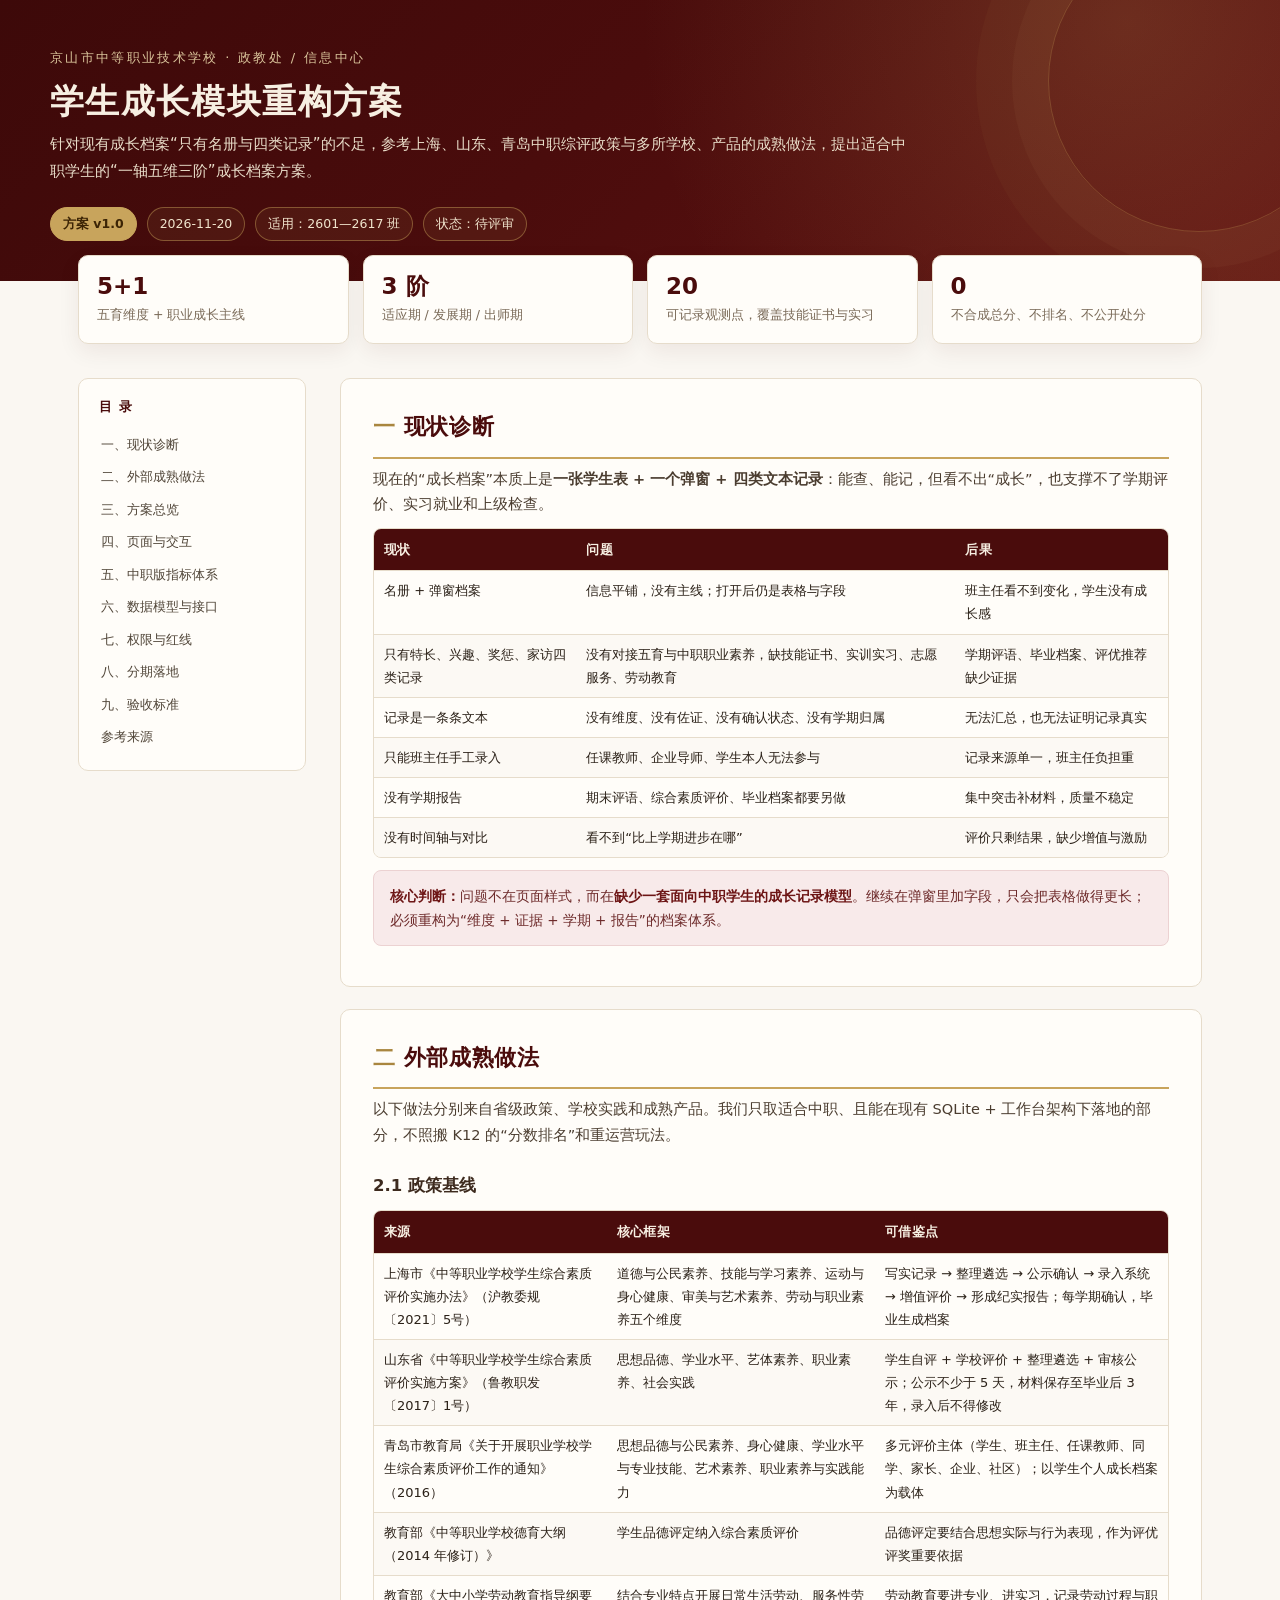
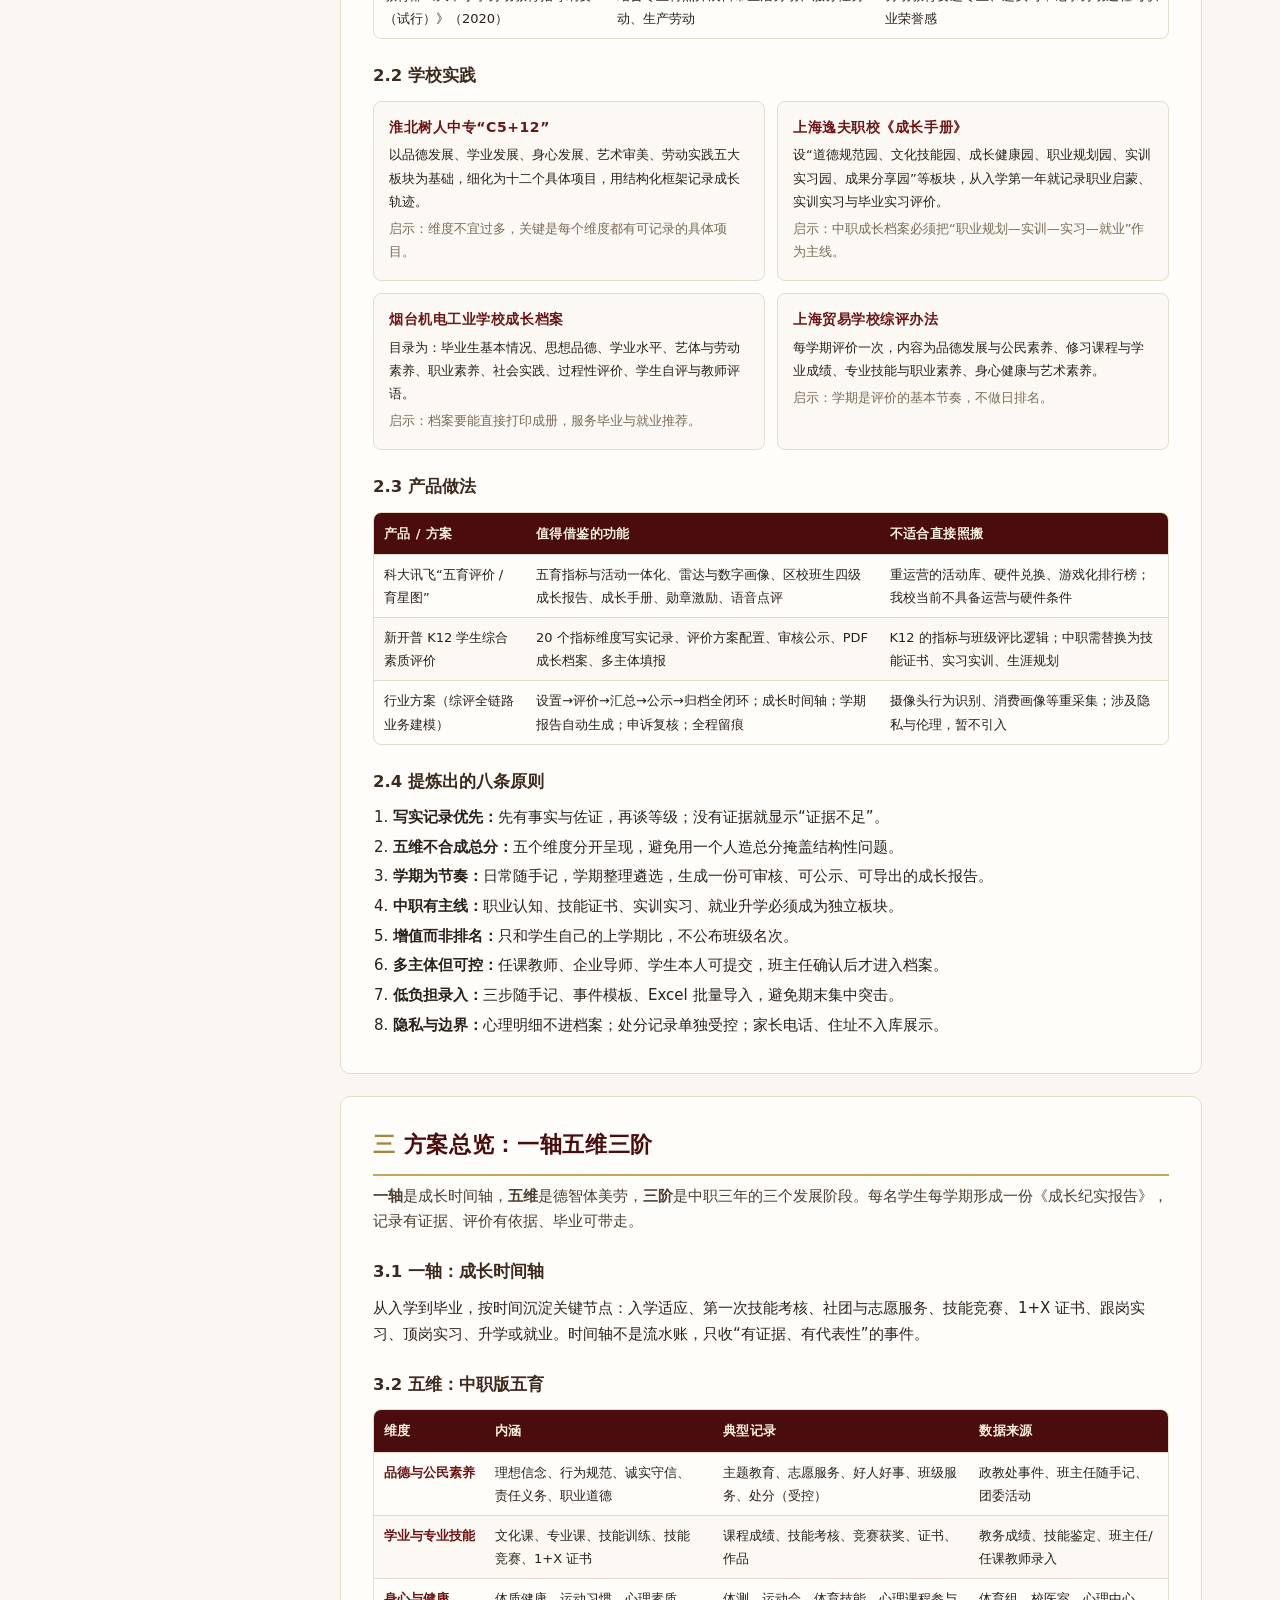
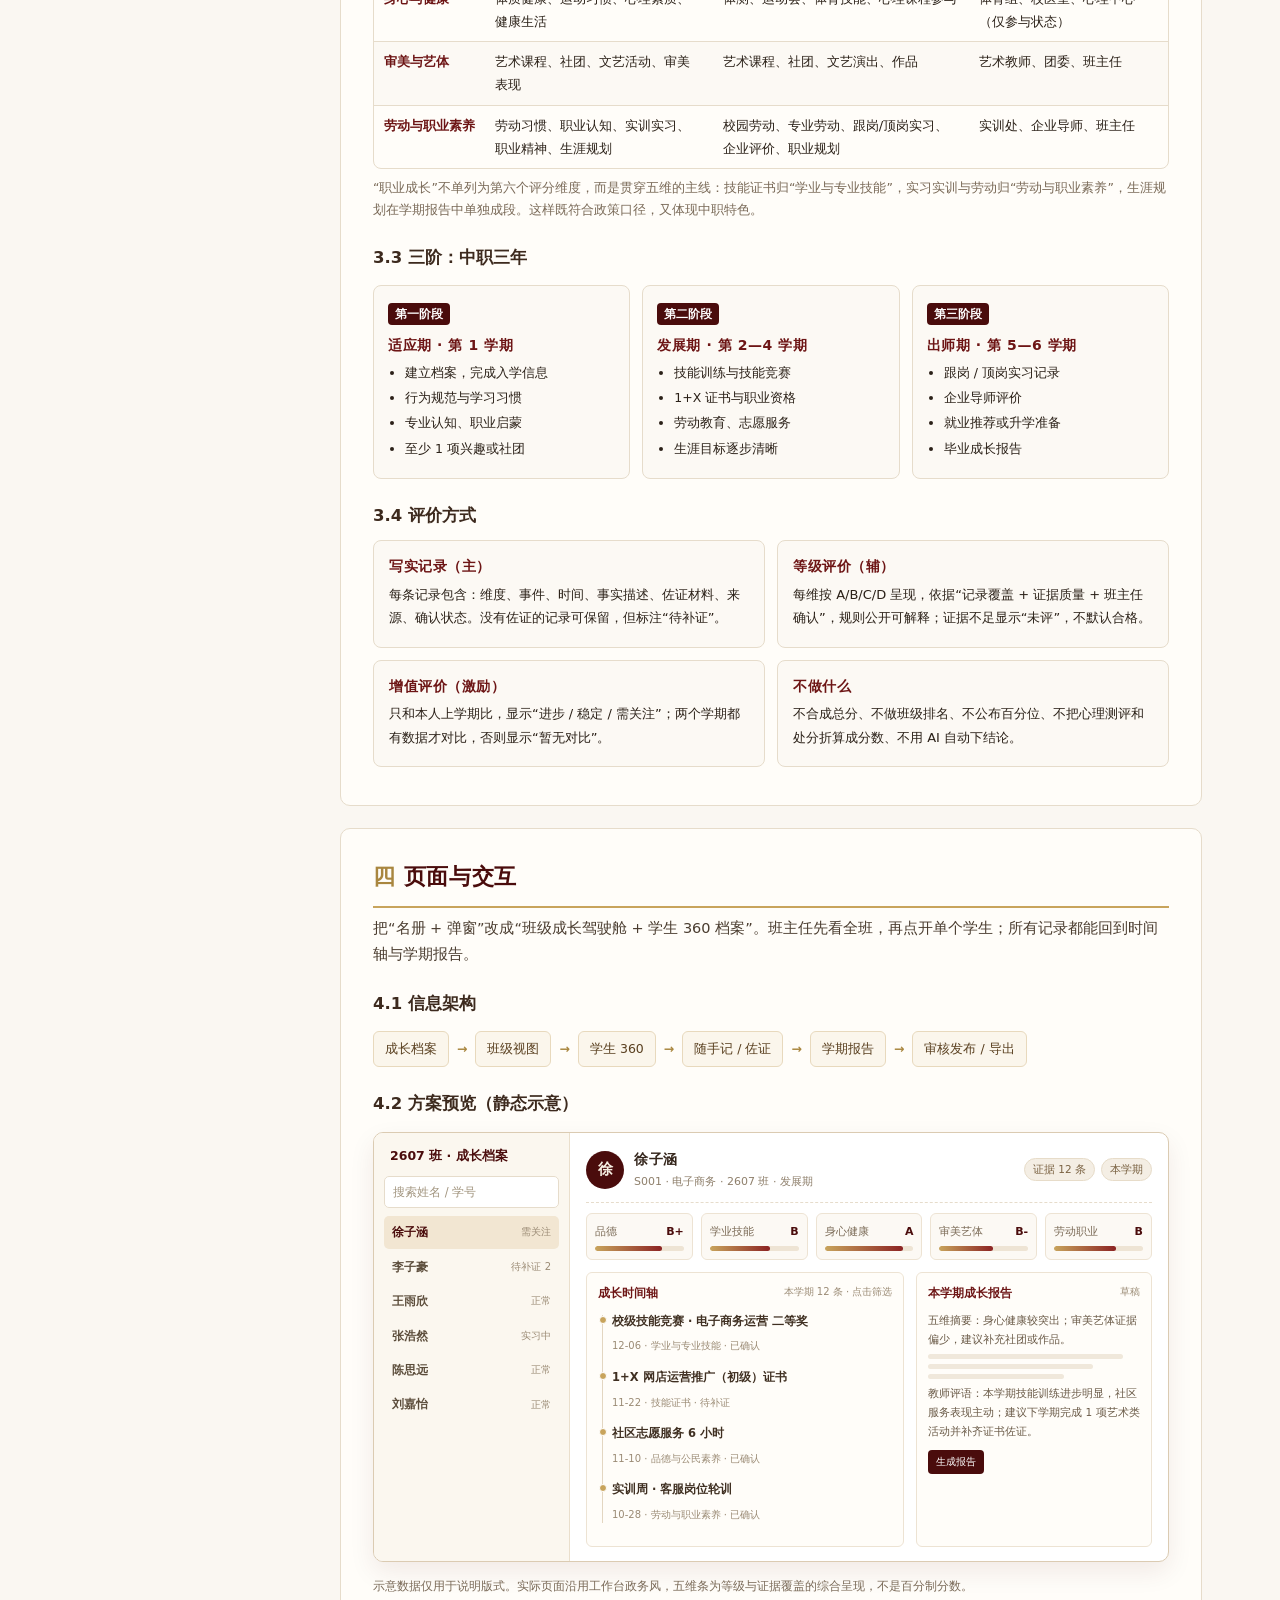
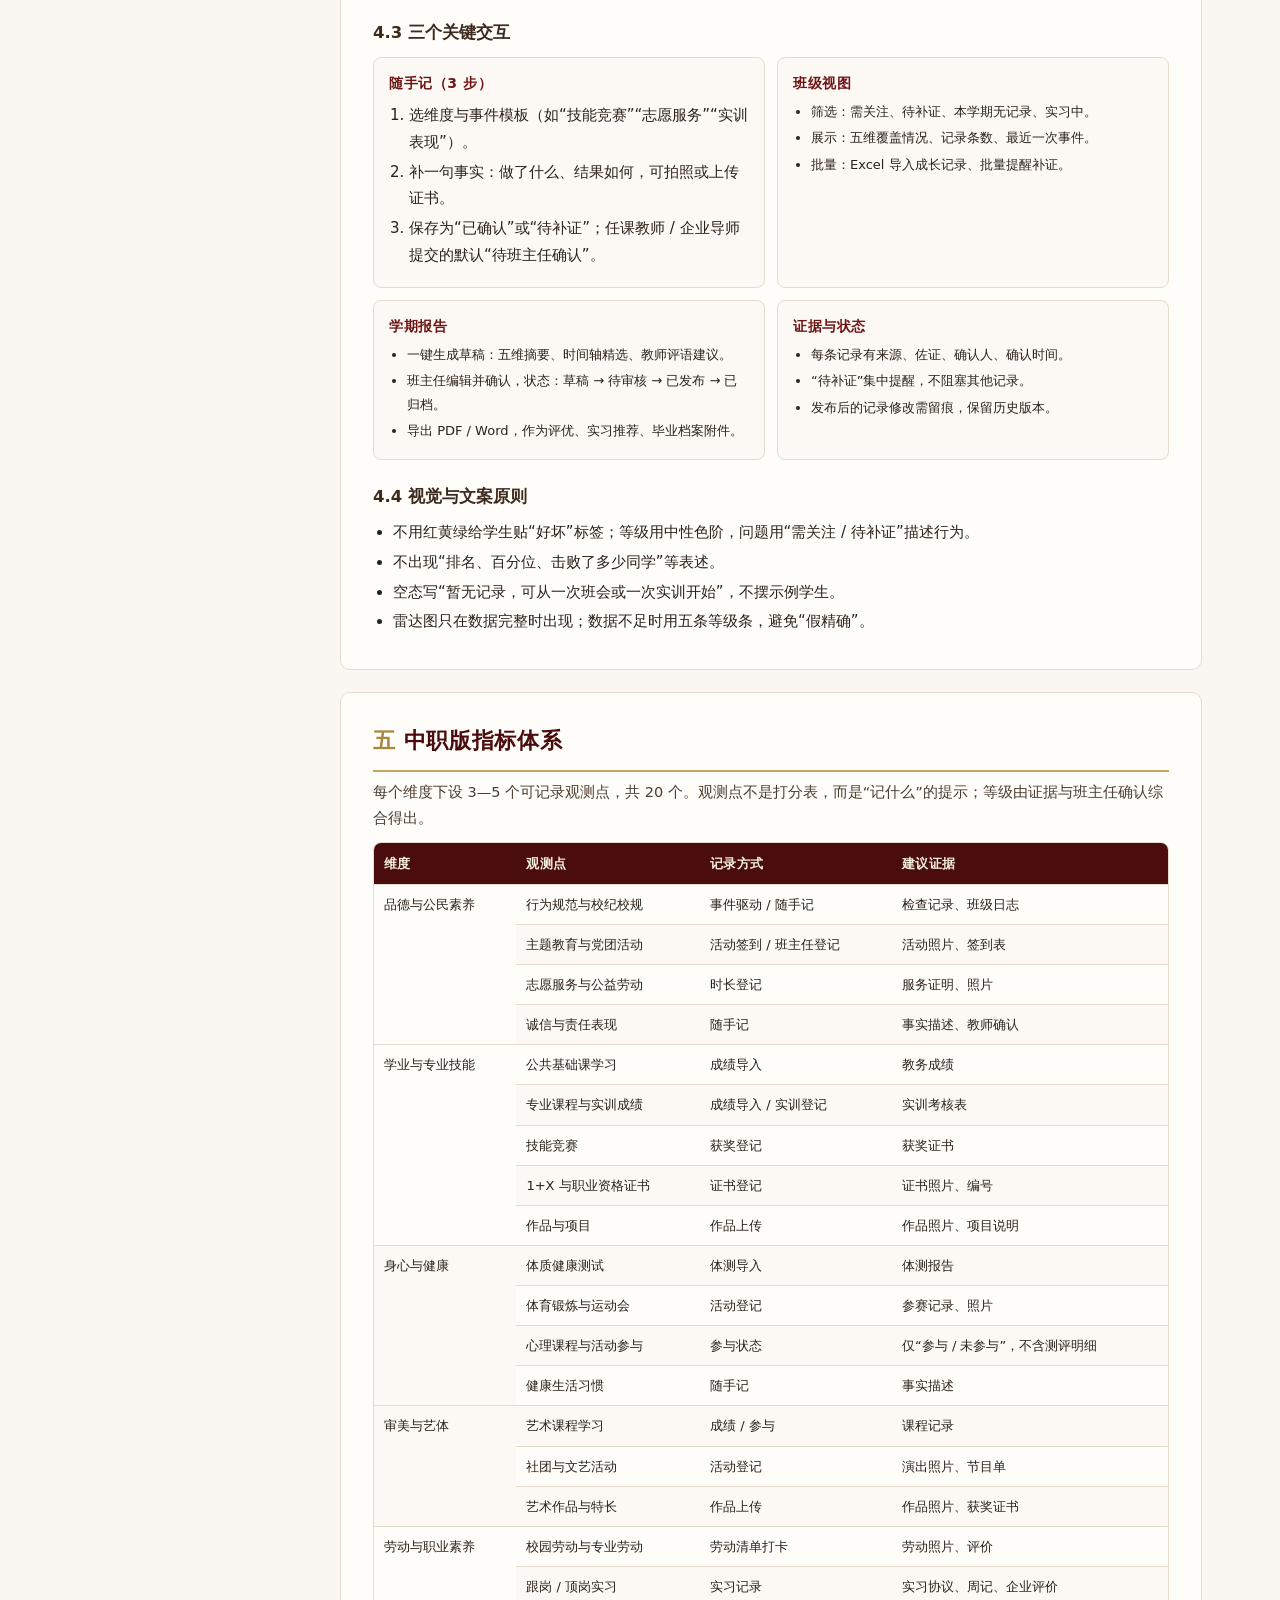
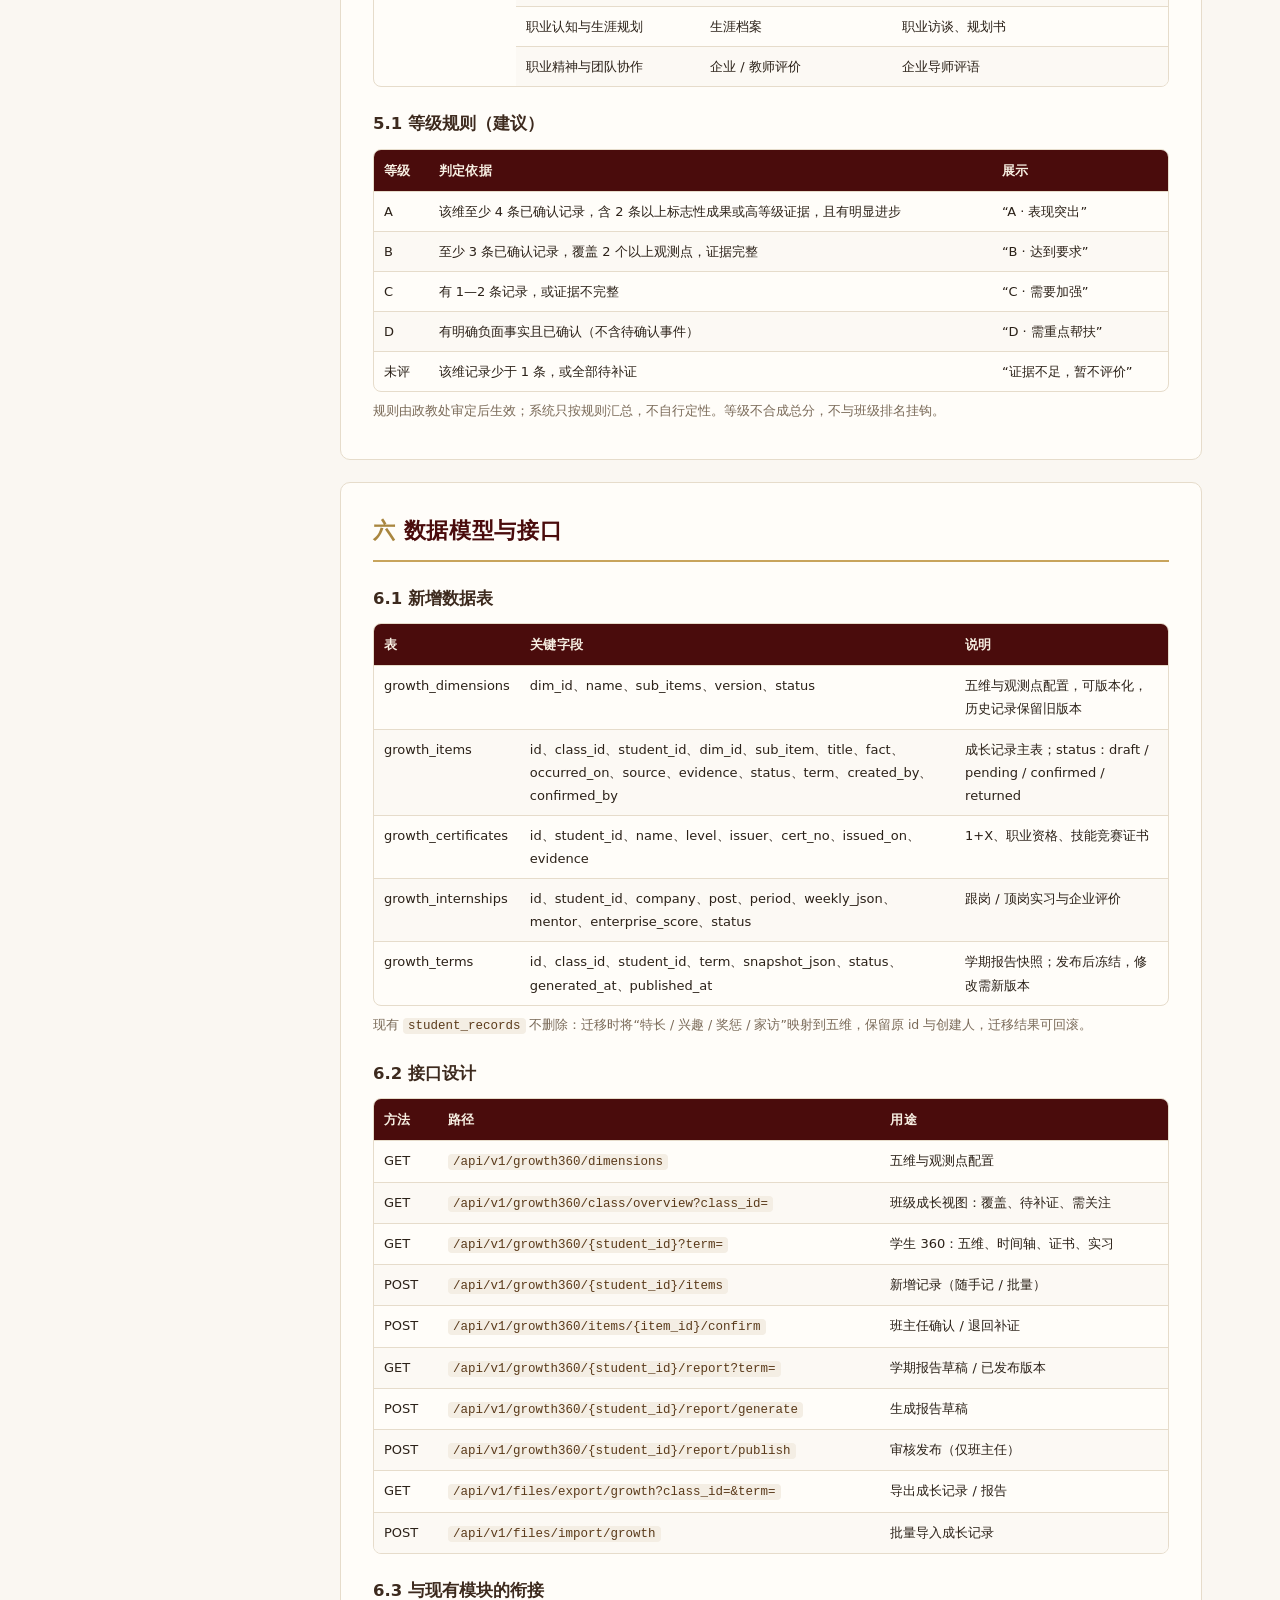
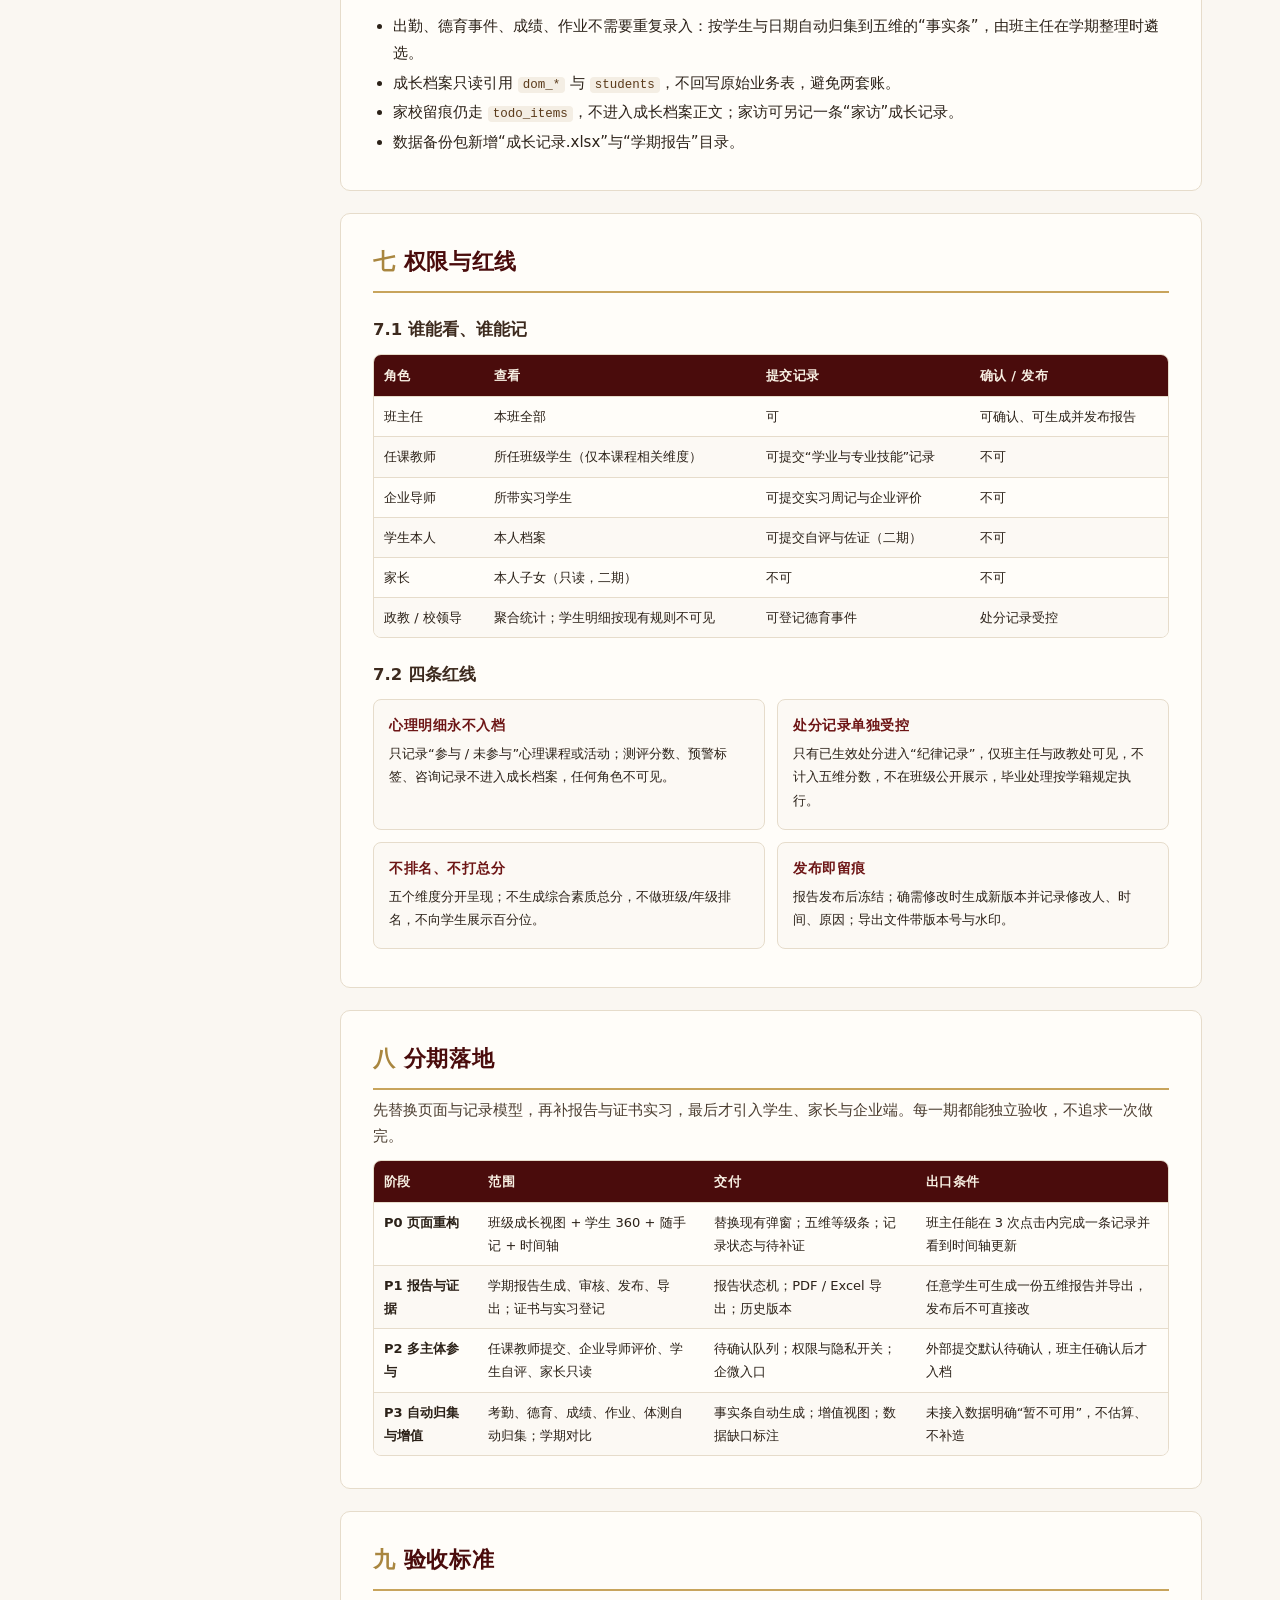
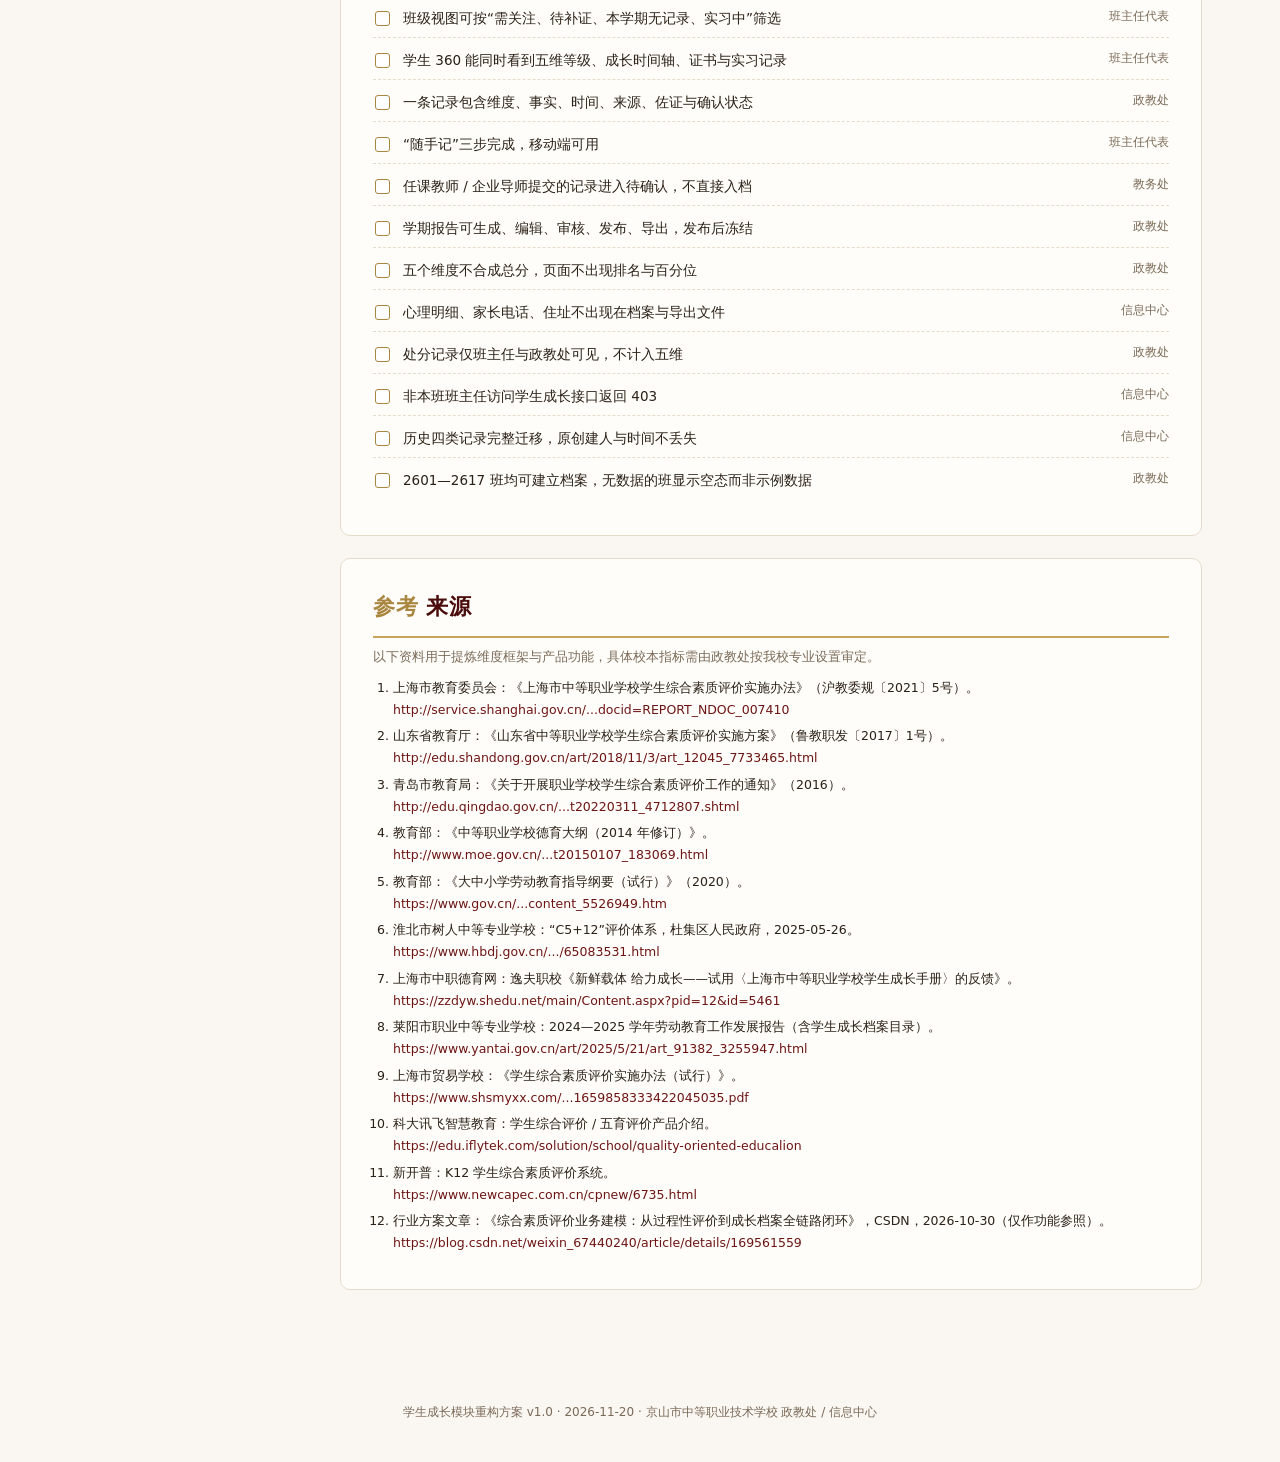
<file: deploy/学生成长模块_重构方案_v1.0.html>
<!DOCTYPE html>
<html lang="zh-CN">
<head>
<meta charset="UTF-8">
<meta name="viewport" content="width=device-width, initial-scale=1.0">
<title>学生成长模块 · 重构方案 v1.0</title>
<style>
  :root{
    --red:#4a0c0c;--red2:#6d1515;--gold:#c8a45c;--gold2:#a9863f;
    --cream:#faf7f2;--paper:#fffdf9;--ink:#2b2118;--muted:#7a6a58;--line:#e6dccb;
    --ok:#2e6b4f;--okbg:#eaf3ee;--warn:#8a6a1f;--warnbg:#fbf3e0;
    --na:#6b6257;--nabg:#f1ece4;--risk:#8c2f2f;--riskbg:#f8eaea;
  }
  *{box-sizing:border-box}
  html{scroll-behavior:smooth}
  body{margin:0;background:var(--cream);color:var(--ink);
    font-family:"Microsoft YaHei","PingFang SC","Noto Sans SC",system-ui,sans-serif;
    line-height:1.78;font-size:15px}
  a{color:var(--red2);text-decoration:none}
  a:hover{text-decoration:underline}

  .hero{background:
      radial-gradient(circle at 88% 8%,rgba(200,164,92,.20),transparent 42%),
      linear-gradient(135deg,#3d0909 0%,#4a0c0c 45%,#611212 100%);
    color:#f7efe2;padding:46px 28px 40px;position:relative;overflow:hidden}
  .hero::after{content:"";position:absolute;right:-70px;top:-70px;width:300px;height:300px;
    border:1px solid rgba(200,164,92,.28);border-radius:50%;
    box-shadow:0 0 0 36px rgba(200,164,92,.05),0 0 0 72px rgba(200,164,92,.035)}
  .hero-inner{max-width:1180px;margin:0 auto;position:relative;z-index:1}
  .hero .school{font-size:13px;letter-spacing:.18em;color:#d9c39a}
  .hero h1{font-size:34px;line-height:1.3;margin:10px 0 8px;letter-spacing:.04em}
  .hero .sub{font-size:15px;color:#e8dcc8;max-width:860px}
  .hero .meta{margin-top:22px;display:flex;flex-wrap:wrap;gap:10px}
  .chip{font-size:12.5px;padding:5px 12px;border-radius:999px;
    border:1px solid rgba(200,164,92,.45);color:#f0e4cd;background:rgba(200,164,92,.08)}
  .chip.solid{background:var(--gold);color:#3b2405;border-color:var(--gold);font-weight:700}

  .stats{max-width:1180px;margin:-26px auto 0;padding:0 28px;
    display:grid;grid-template-columns:repeat(4,1fr);gap:14px;position:relative;z-index:2}
  .stat{background:var(--paper);border:1px solid var(--line);border-radius:10px;
    padding:16px 18px;box-shadow:0 8px 22px rgba(74,12,12,.07)}
  .stat b{display:block;font-size:23px;color:var(--red);line-height:1.25}
  .stat span{font-size:12.5px;color:var(--muted)}

  .layout{max-width:1180px;margin:34px auto 0;padding:0 28px 90px;
    display:grid;grid-template-columns:228px minmax(0,1fr);gap:34px;align-items:start}
  aside.toc{position:sticky;top:22px;background:var(--paper);border:1px solid var(--line);
    border-radius:10px;padding:16px 14px;font-size:13px}
  aside.toc .t{font-weight:700;color:var(--red);margin:0 0 10px 6px;letter-spacing:.08em}
  aside.toc ol{list-style:none;margin:0;padding:0}
  aside.toc li{margin:1px 0}
  aside.toc a{display:block;padding:6px 8px;border-radius:6px;color:#514639;line-height:1.5}
  aside.toc a:hover{background:#f3ece1;text-decoration:none;color:var(--red)}
  aside.toc .sub a{padding-left:20px;font-size:12.5px;color:#6f6153}

  main{min-width:0}
  section.doc{background:var(--paper);border:1px solid var(--line);border-radius:10px;
    padding:28px 32px;margin-bottom:22px}
  section.doc>h2{margin:0 0 6px;font-size:22px;color:var(--red);letter-spacing:.03em;
    padding-bottom:10px;border-bottom:2px solid var(--gold)}
  section.doc>h2 .no{color:var(--gold2);margin-right:8px}
  h3{font-size:16.5px;margin:22px 0 8px;color:#3d2a1e}
  h4{font-size:14px;margin:0 0 6px;color:var(--red2);letter-spacing:.04em}
  p{margin:8px 0}
  .muted{color:var(--muted)}
  .small{font-size:12.5px}
  .lead{font-size:14.5px;color:#4b3d30}
  ul,ol{margin:6px 0 6px 20px;padding:0}
  li{margin:3px 0}
  code{font-family:Consolas,Monaco,monospace;font-size:12.5px;background:#f4eee4;
    padding:1px 5px;border-radius:4px;color:#5a3a1a}

  .pill{display:inline-block;font-size:11.5px;font-weight:700;padding:2px 9px;
    border-radius:999px;white-space:nowrap;vertical-align:2px}
  .pill.ok{background:var(--okbg);color:var(--ok);border:1px solid #cfe4d7}
  .pill.warn{background:var(--warnbg);color:var(--warn);border:1px solid #eddfb7}
  .pill.na{background:var(--nabg);color:var(--na);border:1px solid #e2dbd0}
  .pill.risk{background:var(--riskbg);color:var(--risk);border:1px solid #ecd2d2}

  .table-wrap{overflow-x:auto;margin:10px 0 4px;border:1px solid var(--line);border-radius:8px}
  table{width:100%;border-collapse:collapse;font-size:13px;min-width:560px}
  th{background:var(--red);color:#f7efe2;font-weight:600;text-align:left;
    padding:9px 10px;white-space:nowrap;letter-spacing:.03em}
  td{padding:8px 10px;border-top:1px solid var(--line);vertical-align:top}
  tbody tr:nth-child(even){background:#fcf9f4}
  td.center,th.center{text-align:center}
  .yes{color:var(--ok);font-weight:700}
  .no{color:#b0a698}
  .part{color:var(--warn);font-weight:700}

  .callout{background:#fbf6ec;border:1px solid #ecdfc4;border-radius:8px;
    padding:13px 16px;margin:12px 0;font-size:13.5px;color:#57452f}
  .callout b{color:var(--red2)}
  .callout.risk{background:var(--riskbg);border-color:#ecd2d2;color:#6d2a2a}

  .cards{display:grid;grid-template-columns:1fr 1fr;gap:12px;margin:10px 0}
  .mini{background:#fcf9f4;border:1px solid var(--line);border-radius:8px;padding:13px 15px}
  .mini h4{margin-bottom:4px}
  .mini p,.mini ul{font-size:13px;margin:4px 0}
  .mini ul{margin-left:18px}

  .flow{display:flex;flex-wrap:wrap;align-items:center;gap:8px;margin:12px 0;font-size:12.5px}
  .flow .node{background:#fbf6ec;border:1px solid #e8d9bd;border-radius:6px;
    padding:6px 11px;color:#5a4020}
  .flow .arrow{color:var(--gold2);font-weight:700}

  .axis{display:grid;grid-template-columns:repeat(3,1fr);gap:12px;margin:12px 0}
  .axis .stage{background:#fcf9f4;border:1px solid var(--line);border-radius:8px;padding:14px}
  .axis .stage .tag{display:inline-block;font-size:11.5px;font-weight:700;color:#fff;
    background:var(--red);border-radius:4px;padding:1px 7px;margin-bottom:6px}
  .axis .stage h4{margin:2px 0 4px}
  .axis .stage p,.axis .stage ul{font-size:12.5px;margin:4px 0}
  .axis .stage ul{margin-left:17px}

  .dim-table td:first-child{white-space:nowrap;font-weight:700;color:var(--red2)}
  .weight{color:var(--muted);font-size:12px}

  /* ---------------- 方案预览 mockup ---------------- */
  .mock{display:grid;grid-template-columns:196px minmax(0,1fr);border:1px solid #dbcbb2;
    border-radius:10px;overflow:hidden;background:#fff;box-shadow:0 10px 26px rgba(74,12,12,.08);margin:14px 0}
  .mock-side{background:#fbf7ef;border-right:1px solid #eadfcc;padding:12px 10px}
  .mock-side .mt{font-size:12.5px;font-weight:700;color:var(--red);padding:0 6px 8px}
  .mock-search{font-size:11.5px;color:#a2957f;background:#fff;border:1px solid #e6dccb;
    border-radius:5px;padding:5px 8px;margin-bottom:8px}
  .mock-stu{display:flex;justify-content:space-between;align-items:center;
    padding:6px 8px;border-radius:5px;font-size:11.5px;color:#5b4c3a;margin:2px 0}
  .mock-stu.on{background:#f2e6d2;color:var(--red);font-weight:700}
  .mock-stu span{font-size:10px;color:#9b8b75;font-weight:400}
  .mock-main{padding:14px 16px}
  .mock-head{display:flex;align-items:center;gap:10px;border-bottom:1px dashed #e6dccb;
    padding-bottom:10px;margin-bottom:10px}
  .mock-ava{width:38px;height:38px;border-radius:50%;background:var(--red);color:#f7efe2;
    display:flex;align-items:center;justify-content:center;font-weight:700;font-size:15px}
  .mock-head h4{margin:0;font-size:14px;color:#33241a}
  .mock-head p{margin:0;font-size:11px;color:#8e7f6b}
  .mock-tags{margin-left:auto;display:flex;gap:6px}
  .mock-tags span{font-size:10.5px;background:#f4eee4;color:#7a6242;
    border:1px solid #e7dcc9;border-radius:999px;padding:1px 8px}
  .mock-dims{display:grid;grid-template-columns:repeat(5,1fr);gap:8px;margin-bottom:12px}
  .mock-dim{background:#fcf9f4;border:1px solid #ede3d3;border-radius:6px;padding:8px}
  .mock-dim .k{font-size:10.5px;color:#7c6c58;display:flex;justify-content:space-between}
  .mock-dim .k b{color:var(--red);font-size:11px}
  .mock-dim .bar{height:5px;border-radius:3px;background:#eee4d4;margin-top:5px;overflow:hidden}
  .mock-dim .bar i{display:block;height:100%;background:linear-gradient(90deg,var(--gold),var(--red3,#8c2323));border-radius:3px}
  .mock-cols{display:grid;grid-template-columns:1.35fr 1fr;gap:12px}
  .mock-box{border:1px solid #ede3d3;border-radius:6px;padding:10px 11px;background:#fffdf9}
  .mock-box .bt{font-size:11.5px;font-weight:700;color:var(--red2);margin-bottom:7px;
    display:flex;justify-content:space-between}
  .mock-box .bt em{font-style:normal;font-weight:400;color:#9b8b75;font-size:10px}
  .tl{position:relative;padding-left:14px}
  .tl::before{content:"";position:absolute;left:4px;top:4px;bottom:4px;width:1px;background:#e3d6c1}
  .tl .it{position:relative;margin:0 0 9px}
  .tl .it::before{content:"";position:absolute;left:-13px;top:5px;width:6px;height:6px;
    border-radius:50%;background:var(--gold);border:1px solid #fff}
  .tl .it b{font-size:11.5px;color:#3f2f21;display:block}
  .tl .it span{font-size:10px;color:#9b8b75}
  .rep p{font-size:10.5px;margin:0 0 6px;color:#6a5a47}
  .rep .line{height:5px;border-radius:3px;background:#f0e8db;margin:5px 0}
  .rep .btn{display:inline-block;font-size:10px;background:var(--red);color:#fff;
    border-radius:4px;padding:3px 8px;margin-top:4px}
  .mock-note{font-size:11.5px;color:var(--muted);margin-top:8px}

  .checklist{list-style:none;margin:8px 0;padding:0}
  .checklist li{position:relative;padding:7px 0 7px 30px;border-bottom:1px dashed var(--line);font-size:13.5px}
  .checklist li:last-child{border-bottom:none}
  .checklist li::before{content:"";position:absolute;left:2px;top:12px;width:13px;height:13px;
    border:1.5px solid var(--gold2);border-radius:3px;background:#fff}
  .checklist .who{float:right;color:var(--muted);font-size:12px}

  .src{font-size:12.5px}
  .src li{margin:4px 0;word-break:break-all}

  footer.doc-foot{max-width:1180px;margin:0 auto;padding:0 28px 50px;color:var(--muted);
    font-size:12px;text-align:center}

  @media (max-width:960px){
    .layout{grid-template-columns:1fr;padding:0 18px 60px}
    aside.toc{position:static;order:-1}
    .stats{grid-template-columns:1fr 1fr;padding:0 18px}
    .cards,.axis{grid-template-columns:1fr}
    .mock{grid-template-columns:1fr}
    .mock-side{display:none}
    .mock-cols{grid-template-columns:1fr}
    .mock-dims{grid-template-columns:1fr 1fr}
    .hero{padding:34px 18px 30px}
    .hero h1{font-size:26px}
    section.doc{padding:22px 18px}
  }
  @media print{
    body{background:#fff;font-size:12px}
    .hero{background:#4a0c0c !important;-webkit-print-color-adjust:exact;print-color-adjust:exact}
    aside.toc{display:none}
    .layout{display:block;max-width:none;padding:0}
    section.doc{break-inside:avoid;border:1px solid #ddd}
    .mock{break-inside:avoid}
    th{-webkit-print-color-adjust:exact;print-color-adjust:exact}
  }
</style>
</head>
<body>

<header class="hero">
  <div class="hero-inner">
    <div class="school">京山市中等职业技术学校 · 政教处 / 信息中心</div>
    <h1>学生成长模块重构方案</h1>
    <p class="sub">针对现有成长档案“只有名册与四类记录”的不足，参考上海、山东、青岛中职综评政策与多所学校、产品的成熟做法，提出适合中职学生的“一轴五维三阶”成长档案方案。</p>
    <div class="meta">
      <span class="chip solid">方案 v1.0</span>
      <span class="chip">2026-11-20</span>
      <span class="chip">适用：2601—2617 班</span>
      <span class="chip">状态：待评审</span>
    </div>
  </div>
</header>

<div class="stats">
  <div class="stat"><b>5+1</b><span>五育维度 + 职业成长主线</span></div>
  <div class="stat"><b>3 阶</b><span>适应期 / 发展期 / 出师期</span></div>
  <div class="stat"><b>20</b><span>可记录观测点，覆盖技能证书与实习</span></div>
  <div class="stat"><b>0</b><span>不合成总分、不排名、不公开处分</span></div>
</div>

<div class="layout">
  <aside class="toc">
    <p class="t">目 录</p>
    <ol>
      <li><a href="#diagnose">一、现状诊断</a></li>
      <li><a href="#benchmark">二、外部成熟做法</a></li>
      <li><a href="#scheme">三、方案总览</a></li>
      <li><a href="#ui">四、页面与交互</a></li>
      <li><a href="#index">五、中职版指标体系</a></li>
      <li><a href="#model">六、数据模型与接口</a></li>
      <li><a href="#rules">七、权限与红线</a></li>
      <li><a href="#roadmap">八、分期落地</a></li>
      <li><a href="#accept">九、验收标准</a></li>
      <li><a href="#sources">参考来源</a></li>
    </ol>
  </aside>

  <main>

    <section class="doc" id="diagnose">
      <h2><span class="no">一</span>现状诊断</h2>
      <p class="lead">现在的“成长档案”本质上是<b>一张学生表 + 一个弹窗 + 四类文本记录</b>：能查、能记，但看不出“成长”，也支撑不了学期评价、实习就业和上级检查。</p>

      <div class="table-wrap">
        <table>
          <thead><tr><th>现状</th><th>问题</th><th>后果</th></tr></thead>
          <tbody>
            <tr><td>名册 + 弹窗档案</td><td>信息平铺，没有主线；打开后仍是表格与字段</td><td>班主任看不到变化，学生没有成长感</td></tr>
            <tr><td>只有特长、兴趣、奖惩、家访四类记录</td><td>没有对接五育与中职职业素养，缺技能证书、实训实习、志愿服务、劳动教育</td><td>学期评语、毕业档案、评优推荐缺少证据</td></tr>
            <tr><td>记录是一条条文本</td><td>没有维度、没有佐证、没有确认状态、没有学期归属</td><td>无法汇总，也无法证明记录真实</td></tr>
            <tr><td>只能班主任手工录入</td><td>任课教师、企业导师、学生本人无法参与</td><td>记录来源单一，班主任负担重</td></tr>
            <tr><td>没有学期报告</td><td>期末评语、综合素质评价、毕业档案都要另做</td><td>集中突击补材料，质量不稳定</td></tr>
            <tr><td>没有时间轴与对比</td><td>看不到“比上学期进步在哪”</td><td>评价只剩结果，缺少增值与激励</td></tr>
          </tbody>
        </table>
      </div>

      <div class="callout risk"><b>核心判断：</b>问题不在页面样式，而在<b>缺少一套面向中职学生的成长记录模型</b>。继续在弹窗里加字段，只会把表格做得更长；必须重构为“维度 + 证据 + 学期 + 报告”的档案体系。</div>
    </section>

    <section class="doc" id="benchmark">
      <h2><span class="no">二</span>外部成熟做法</h2>
      <p class="lead">以下做法分别来自省级政策、学校实践和成熟产品。我们只取适合中职、且能在现有 SQLite + 工作台架构下落地的部分，不照搬 K12 的“分数排名”和重运营玩法。</p>

      <h3>2.1 政策基线</h3>
      <div class="table-wrap">
        <table>
          <thead><tr><th>来源</th><th>核心框架</th><th>可借鉴点</th></tr></thead>
          <tbody>
            <tr>
              <td>上海市《中等职业学校学生综合素质评价实施办法》（沪教委规〔2021〕5号）</td>
              <td>道德与公民素养、技能与学习素养、运动与身心健康、审美与艺术素养、劳动与职业素养五个维度</td>
              <td>写实记录 → 整理遴选 → 公示确认 → 录入系统 → 增值评价 → 形成纪实报告；每学期确认，毕业生成档案</td>
            </tr>
            <tr>
              <td>山东省《中等职业学校学生综合素质评价实施方案》（鲁教职发〔2017〕1号）</td>
              <td>思想品德、学业水平、艺体素养、职业素养、社会实践</td>
              <td>学生自评 + 学校评价 + 整理遴选 + 审核公示；公示不少于 5 天，材料保存至毕业后 3 年，录入后不得修改</td>
            </tr>
            <tr>
              <td>青岛市教育局《关于开展职业学校学生综合素质评价工作的通知》（2016）</td>
              <td>思想品德与公民素养、身心健康、学业水平与专业技能、艺术素养、职业素养与实践能力</td>
              <td>多元评价主体（学生、班主任、任课教师、同学、家长、企业、社区）；以学生个人成长档案为载体</td>
            </tr>
            <tr>
              <td>教育部《中等职业学校德育大纲（2014 年修订）》</td>
              <td>学生品德评定纳入综合素质评价</td>
              <td>品德评定要结合思想实际与行为表现，作为评优评奖重要依据</td>
            </tr>
            <tr>
              <td>教育部《大中小学劳动教育指导纲要（试行）》（2020）</td>
              <td>结合专业特点开展日常生活劳动、服务性劳动、生产劳动</td>
              <td>劳动教育要进专业、进实习，记录劳动过程与职业荣誉感</td>
            </tr>
          </tbody>
        </table>
      </div>

      <h3>2.2 学校实践</h3>
      <div class="cards">
        <div class="mini">
          <h4>淮北树人中专“C5+12”</h4>
          <p>以品德发展、学业发展、身心发展、艺术审美、劳动实践五大板块为基础，细化为十二个具体项目，用结构化框架记录成长轨迹。</p>
          <p class="small muted">启示：维度不宜过多，关键是每个维度都有可记录的具体项目。</p>
        </div>
        <div class="mini">
          <h4>上海逸夫职校《成长手册》</h4>
          <p>设“道德规范园、文化技能园、成长健康园、职业规划园、实训实习园、成果分享园”等板块，从入学第一年就记录职业启蒙、实训实习与毕业实习评价。</p>
          <p class="small muted">启示：中职成长档案必须把“职业规划—实训—实习—就业”作为主线。</p>
        </div>
        <div class="mini">
          <h4>烟台机电工业学校成长档案</h4>
          <p>目录为：毕业生基本情况、思想品德、学业水平、艺体与劳动素养、职业素养、社会实践、过程性评价、学生自评与教师评语。</p>
          <p class="small muted">启示：档案要能直接打印成册，服务毕业与就业推荐。</p>
        </div>
        <div class="mini">
          <h4>上海贸易学校综评办法</h4>
          <p>每学期评价一次，内容为品德发展与公民素养、修习课程与学业成绩、专业技能与职业素养、身心健康与艺术素养。</p>
          <p class="small muted">启示：学期是评价的基本节奏，不做日排名。</p>
        </div>
      </div>

      <h3>2.3 产品做法</h3>
      <div class="table-wrap">
        <table>
          <thead><tr><th>产品 / 方案</th><th>值得借鉴的功能</th><th>不适合直接照搬</th></tr></thead>
          <tbody>
            <tr>
              <td>科大讯飞“五育评价 / 育星图”</td>
              <td>五育指标与活动一体化、雷达与数字画像、区校班生四级成长报告、成长手册、勋章激励、语音点评</td>
              <td>重运营的活动库、硬件兑换、游戏化排行榜；我校当前不具备运营与硬件条件</td>
            </tr>
            <tr>
              <td>新开普 K12 学生综合素质评价</td>
              <td>20 个指标维度写实记录、评价方案配置、审核公示、PDF 成长档案、多主体填报</td>
              <td>K12 的指标与班级评比逻辑；中职需替换为技能证书、实习实训、生涯规划</td>
            </tr>
            <tr>
              <td>行业方案（综评全链路业务建模）</td>
              <td>设置→评价→汇总→公示→归档全闭环；成长时间轴；学期报告自动生成；申诉复核；全程留痕</td>
              <td>摄像头行为识别、消费画像等重采集；涉及隐私与伦理，暂不引入</td>
            </tr>
          </tbody>
        </table>
      </div>

      <h3>2.4 提炼出的八条原则</h3>
      <ol>
        <li><b>写实记录优先：</b>先有事实与佐证，再谈等级；没有证据就显示“证据不足”。</li>
        <li><b>五维不合成总分：</b>五个维度分开呈现，避免用一个人造总分掩盖结构性问题。</li>
        <li><b>学期为节奏：</b>日常随手记，学期整理遴选，生成一份可审核、可公示、可导出的成长报告。</li>
        <li><b>中职有主线：</b>职业认知、技能证书、实训实习、就业升学必须成为独立板块。</li>
        <li><b>增值而非排名：</b>只和学生自己的上学期比，不公布班级名次。</li>
        <li><b>多主体但可控：</b>任课教师、企业导师、学生本人可提交，班主任确认后才进入档案。</li>
        <li><b>低负担录入：</b>三步随手记、事件模板、Excel 批量导入，避免期末集中突击。</li>
        <li><b>隐私与边界：</b>心理明细不进档案；处分记录单独受控；家长电话、住址不入库展示。</li>
      </ol>
    </section>

    <section class="doc" id="scheme">
      <h2><span class="no">三</span>方案总览：一轴五维三阶</h2>
      <p class="lead"><b>一轴</b>是成长时间轴，<b>五维</b>是德智体美劳，<b>三阶</b>是中职三年的三个发展阶段。每名学生每学期形成一份《成长纪实报告》，记录有证据、评价有依据、毕业可带走。</p>

      <h3>3.1 一轴：成长时间轴</h3>
      <p>从入学到毕业，按时间沉淀关键节点：入学适应、第一次技能考核、社团与志愿服务、技能竞赛、1+X 证书、跟岗实习、顶岗实习、升学或就业。时间轴不是流水账，只收“有证据、有代表性”的事件。</p>

      <h3>3.2 五维：中职版五育</h3>
      <div class="table-wrap dim-table">
        <table>
          <thead><tr><th>维度</th><th>内涵</th><th>典型记录</th><th>数据来源</th></tr></thead>
          <tbody>
            <tr><td>品德与公民素养</td><td>理想信念、行为规范、诚实守信、责任义务、职业道德</td><td>主题教育、志愿服务、好人好事、班级服务、处分（受控）</td><td>政教处事件、班主任随手记、团委活动</td></tr>
            <tr><td>学业与专业技能</td><td>文化课、专业课、技能训练、技能竞赛、1+X 证书</td><td>课程成绩、技能考核、竞赛获奖、证书、作品</td><td>教务成绩、技能鉴定、班主任/任课教师录入</td></tr>
            <tr><td>身心与健康</td><td>体质健康、运动习惯、心理素质、健康生活</td><td>体测、运动会、体育技能、心理课程参与</td><td>体育组、校医室、心理中心（仅参与状态）</td></tr>
            <tr><td>审美与艺体</td><td>艺术课程、社团、文艺活动、审美表现</td><td>艺术课程、社团、文艺演出、作品</td><td>艺术教师、团委、班主任</td></tr>
            <tr><td>劳动与职业素养</td><td>劳动习惯、职业认知、实训实习、职业精神、生涯规划</td><td>校园劳动、专业劳动、跟岗/顶岗实习、企业评价、职业规划</td><td>实训处、企业导师、班主任</td></tr>
          </tbody>
        </table>
      </div>
      <p class="small muted">“职业成长”不单列为第六个评分维度，而是贯穿五维的主线：技能证书归“学业与专业技能”，实习实训与劳动归“劳动与职业素养”，生涯规划在学期报告中单独成段。这样既符合政策口径，又体现中职特色。</p>

      <h3>3.3 三阶：中职三年</h3>
      <div class="axis">
        <div class="stage">
          <span class="tag">第一阶段</span>
          <h4>适应期 · 第 1 学期</h4>
          <ul>
            <li>建立档案，完成入学信息</li>
            <li>行为规范与学习习惯</li>
            <li>专业认知、职业启蒙</li>
            <li>至少 1 项兴趣或社团</li>
          </ul>
        </div>
        <div class="stage">
          <span class="tag">第二阶段</span>
          <h4>发展期 · 第 2—4 学期</h4>
          <ul>
            <li>技能训练与技能竞赛</li>
            <li>1+X 证书与职业资格</li>
            <li>劳动教育、志愿服务</li>
            <li>生涯目标逐步清晰</li>
          </ul>
        </div>
        <div class="stage">
          <span class="tag">第三阶段</span>
          <h4>出师期 · 第 5—6 学期</h4>
          <ul>
            <li>跟岗 / 顶岗实习记录</li>
            <li>企业导师评价</li>
            <li>就业推荐或升学准备</li>
            <li>毕业成长报告</li>
          </ul>
        </div>
      </div>

      <h3>3.4 评价方式</h3>
      <div class="cards">
        <div class="mini">
          <h4>写实记录（主）</h4>
          <p>每条记录包含：维度、事件、时间、事实描述、佐证材料、来源、确认状态。没有佐证的记录可保留，但标注“待补证”。</p>
        </div>
        <div class="mini">
          <h4>等级评价（辅）</h4>
          <p>每维按 A/B/C/D 呈现，依据“记录覆盖 + 证据质量 + 班主任确认”，规则公开可解释；证据不足显示“未评”，不默认合格。</p>
        </div>
        <div class="mini">
          <h4>增值评价（激励）</h4>
          <p>只和本人上学期比，显示“进步 / 稳定 / 需关注”；两个学期都有数据才对比，否则显示“暂无对比”。</p>
        </div>
        <div class="mini">
          <h4>不做什么</h4>
          <p>不合成总分、不做班级排名、不公布百分位、不把心理测评和处分折算成分数、不用 AI 自动下结论。</p>
        </div>
      </div>
    </section>

    <section class="doc" id="ui">
      <h2><span class="no">四</span>页面与交互</h2>
      <p class="lead">把“名册 + 弹窗”改成“班级成长驾驶舱 + 学生 360 档案”。班主任先看全班，再点开单个学生；所有记录都能回到时间轴与学期报告。</p>

      <h3>4.1 信息架构</h3>
      <div class="flow">
        <span class="node">成长档案</span><span class="arrow">→</span>
        <span class="node">班级视图</span><span class="arrow">→</span>
        <span class="node">学生 360</span><span class="arrow">→</span>
        <span class="node">随手记 / 佐证</span><span class="arrow">→</span>
        <span class="node">学期报告</span><span class="arrow">→</span>
        <span class="node">审核发布 / 导出</span>
      </div>

      <h3>4.2 方案预览（静态示意）</h3>
      <div class="mock">
        <div class="mock-side">
          <div class="mt">2607 班 · 成长档案</div>
          <div class="mock-search">搜索姓名 / 学号</div>
          <div class="mock-stu on"><b>徐子涵</b><span>需关注</span></div>
          <div class="mock-stu"><b>李子豪</b><span>待补证 2</span></div>
          <div class="mock-stu"><b>王雨欣</b><span>正常</span></div>
          <div class="mock-stu"><b>张浩然</b><span>实习中</span></div>
          <div class="mock-stu"><b>陈思远</b><span>正常</span></div>
          <div class="mock-stu"><b>刘嘉怡</b><span>正常</span></div>
        </div>
        <div class="mock-main">
          <div class="mock-head">
            <div class="mock-ava">徐</div>
            <div><h4>徐子涵</h4><p>S001 · 电子商务 · 2607 班 · 发展期</p></div>
            <div class="mock-tags"><span>证据 12 条</span><span>本学期</span></div>
          </div>
          <div class="mock-dims">
            <div class="mock-dim"><div class="k"><span>品德</span><b>B+</b></div><div class="bar"><i style="width:76%"></i></div></div>
            <div class="mock-dim"><div class="k"><span>学业技能</span><b>B</b></div><div class="bar"><i style="width:68%"></i></div></div>
            <div class="mock-dim"><div class="k"><span>身心健康</span><b>A</b></div><div class="bar"><i style="width:88%"></i></div></div>
            <div class="mock-dim"><div class="k"><span>审美艺体</span><b>B-</b></div><div class="bar"><i style="width:60%"></i></div></div>
            <div class="mock-dim"><div class="k"><span>劳动职业</span><b>B</b></div><div class="bar"><i style="width:70%"></i></div></div>
          </div>
          <div class="mock-cols">
            <div class="mock-box">
              <div class="bt"><span>成长时间轴</span><em>本学期 12 条 · 点击筛选</em></div>
              <div class="tl">
                <div class="it"><b>校级技能竞赛 · 电子商务运营 二等奖</b><span>12-06 · 学业与专业技能 · 已确认</span></div>
                <div class="it"><b>1+X 网店运营推广（初级）证书</b><span>11-22 · 技能证书 · 待补证</span></div>
                <div class="it"><b>社区志愿服务 6 小时</b><span>11-10 · 品德与公民素养 · 已确认</span></div>
                <div class="it"><b>实训周 · 客服岗位轮训</b><span>10-28 · 劳动与职业素养 · 已确认</span></div>
              </div>
            </div>
            <div class="mock-box rep">
              <div class="bt"><span>本学期成长报告</span><em>草稿</em></div>
              <p>五维摘要：身心健康较突出；审美艺体证据偏少，建议补充社团或作品。</p>
              <div class="line" style="width:92%"></div>
              <div class="line" style="width:78%"></div>
              <div class="line" style="width:64%"></div>
              <p>教师评语：本学期技能训练进步明显，社区服务表现主动；建议下学期完成 1 项艺术类活动并补齐证书佐证。</p>
              <span class="btn">生成报告</span>
            </div>
          </div>
        </div>
      </div>
      <p class="mock-note">示意数据仅用于说明版式。实际页面沿用工作台政务风，五维条为等级与证据覆盖的综合呈现，不是百分制分数。</p>

      <h3>4.3 三个关键交互</h3>
      <div class="cards">
        <div class="mini">
          <h4>随手记（3 步）</h4>
          <ol>
            <li>选维度与事件模板（如“技能竞赛”“志愿服务”“实训表现”）。</li>
            <li>补一句事实：做了什么、结果如何，可拍照或上传证书。</li>
            <li>保存为“已确认”或“待补证”；任课教师 / 企业导师提交的默认“待班主任确认”。</li>
          </ol>
        </div>
        <div class="mini">
          <h4>班级视图</h4>
          <ul>
            <li>筛选：需关注、待补证、本学期无记录、实习中。</li>
            <li>展示：五维覆盖情况、记录条数、最近一次事件。</li>
            <li>批量：Excel 导入成长记录、批量提醒补证。</li>
          </ul>
        </div>
        <div class="mini">
          <h4>学期报告</h4>
          <ul>
            <li>一键生成草稿：五维摘要、时间轴精选、教师评语建议。</li>
            <li>班主任编辑并确认，状态：草稿 → 待审核 → 已发布 → 已归档。</li>
            <li>导出 PDF / Word，作为评优、实习推荐、毕业档案附件。</li>
          </ul>
        </div>
        <div class="mini">
          <h4>证据与状态</h4>
          <ul>
            <li>每条记录有来源、佐证、确认人、确认时间。</li>
            <li>“待补证”集中提醒，不阻塞其他记录。</li>
            <li>发布后的记录修改需留痕，保留历史版本。</li>
          </ul>
        </div>
      </div>

      <h3>4.4 视觉与文案原则</h3>
      <ul>
        <li>不用红黄绿给学生贴“好坏”标签；等级用中性色阶，问题用“需关注 / 待补证”描述行为。</li>
        <li>不出现“排名、百分位、击败了多少同学”等表述。</li>
        <li>空态写“暂无记录，可从一次班会或一次实训开始”，不摆示例学生。</li>
        <li>雷达图只在数据完整时出现；数据不足时用五条等级条，避免“假精确”。</li>
      </ul>
    </section>

    <section class="doc" id="index">
      <h2><span class="no">五</span>中职版指标体系</h2>
      <p class="lead">每个维度下设 3—5 个可记录观测点，共 20 个。观测点不是打分表，而是“记什么”的提示；等级由证据与班主任确认综合得出。</p>

      <div class="table-wrap">
        <table>
          <thead><tr><th>维度</th><th>观测点</th><th>记录方式</th><th>建议证据</th></tr></thead>
          <tbody>
            <tr><td rowspan="4">品德与公民素养</td><td>行为规范与校纪校规</td><td>事件驱动 / 随手记</td><td>检查记录、班级日志</td></tr>
            <tr><td>主题教育与党团活动</td><td>活动签到 / 班主任登记</td><td>活动照片、签到表</td></tr>
            <tr><td>志愿服务与公益劳动</td><td>时长登记</td><td>服务证明、照片</td></tr>
            <tr><td>诚信与责任表现</td><td>随手记</td><td>事实描述、教师确认</td></tr>

            <tr><td rowspan="5">学业与专业技能</td><td>公共基础课学习</td><td>成绩导入</td><td>教务成绩</td></tr>
            <tr><td>专业课程与实训成绩</td><td>成绩导入 / 实训登记</td><td>实训考核表</td></tr>
            <tr><td>技能竞赛</td><td>获奖登记</td><td>获奖证书</td></tr>
            <tr><td>1+X 与职业资格证书</td><td>证书登记</td><td>证书照片、编号</td></tr>
            <tr><td>作品与项目</td><td>作品上传</td><td>作品照片、项目说明</td></tr>

            <tr><td rowspan="4">身心与健康</td><td>体质健康测试</td><td>体测导入</td><td>体测报告</td></tr>
            <tr><td>体育锻炼与运动会</td><td>活动登记</td><td>参赛记录、照片</td></tr>
            <tr><td>心理课程与活动参与</td><td>参与状态</td><td>仅“参与 / 未参与”，不含测评明细</td></tr>
            <tr><td>健康生活习惯</td><td>随手记</td><td>事实描述</td></tr>

            <tr><td rowspan="3">审美与艺体</td><td>艺术课程学习</td><td>成绩 / 参与</td><td>课程记录</td></tr>
            <tr><td>社团与文艺活动</td><td>活动登记</td><td>演出照片、节目单</td></tr>
            <tr><td>艺术作品与特长</td><td>作品上传</td><td>作品照片、获奖证书</td></tr>

            <tr><td rowspan="4">劳动与职业素养</td><td>校园劳动与专业劳动</td><td>劳动清单打卡</td><td>劳动照片、评价</td></tr>
            <tr><td>跟岗 / 顶岗实习</td><td>实习记录</td><td>实习协议、周记、企业评价</td></tr>
            <tr><td>职业认知与生涯规划</td><td>生涯档案</td><td>职业访谈、规划书</td></tr>
            <tr><td>职业精神与团队协作</td><td>企业 / 教师评价</td><td>企业导师评语</td></tr>
          </tbody>
        </table>
      </div>

      <h3>5.1 等级规则（建议）</h3>
      <div class="table-wrap">
        <table>
          <thead><tr><th>等级</th><th>判定依据</th><th>展示</th></tr></thead>
          <tbody>
            <tr><td>A</td><td>该维至少 4 条已确认记录，含 2 条以上标志性成果或高等级证据，且有明显进步</td><td>“A · 表现突出”</td></tr>
            <tr><td>B</td><td>至少 3 条已确认记录，覆盖 2 个以上观测点，证据完整</td><td>“B · 达到要求”</td></tr>
            <tr><td>C</td><td>有 1—2 条记录，或证据不完整</td><td>“C · 需要加强”</td></tr>
            <tr><td>D</td><td>有明确负面事实且已确认（不含待确认事件）</td><td>“D · 需重点帮扶”</td></tr>
            <tr><td>未评</td><td>该维记录少于 1 条，或全部待补证</td><td>“证据不足，暂不评价”</td></tr>
          </tbody>
        </table>
      </div>
      <p class="small muted">规则由政教处审定后生效；系统只按规则汇总，不自行定性。等级不合成总分，不与班级排名挂钩。</p>
    </section>

    <section class="doc" id="model">
      <h2><span class="no">六</span>数据模型与接口</h2>

      <h3>6.1 新增数据表</h3>
      <div class="table-wrap">
        <table>
          <thead><tr><th>表</th><th>关键字段</th><th>说明</th></tr></thead>
          <tbody>
            <tr><td>growth_dimensions</td><td>dim_id、name、sub_items、version、status</td><td>五维与观测点配置，可版本化，历史记录保留旧版本</td></tr>
            <tr><td>growth_items</td><td>id、class_id、student_id、dim_id、sub_item、title、fact、occurred_on、source、evidence、status、term、created_by、confirmed_by</td><td>成长记录主表；status：draft / pending / confirmed / returned</td></tr>
            <tr><td>growth_certificates</td><td>id、student_id、name、level、issuer、cert_no、issued_on、evidence</td><td>1+X、职业资格、技能竞赛证书</td></tr>
            <tr><td>growth_internships</td><td>id、student_id、company、post、period、weekly_json、mentor、enterprise_score、status</td><td>跟岗 / 顶岗实习与企业评价</td></tr>
            <tr><td>growth_terms</td><td>id、class_id、student_id、term、snapshot_json、status、generated_at、published_at</td><td>学期报告快照；发布后冻结，修改需新版本</td></tr>
          </tbody>
        </table>
      </div>
      <p class="small muted">现有 <code>student_records</code> 不删除：迁移时将“特长 / 兴趣 / 奖惩 / 家访”映射到五维，保留原 id 与创建人，迁移结果可回滚。</p>

      <h3>6.2 接口设计</h3>
      <div class="table-wrap">
        <table>
          <thead><tr><th>方法</th><th>路径</th><th>用途</th></tr></thead>
          <tbody>
            <tr><td>GET</td><td><code>/api/v1/growth360/dimensions</code></td><td>五维与观测点配置</td></tr>
            <tr><td>GET</td><td><code>/api/v1/growth360/class/overview?class_id=</code></td><td>班级成长视图：覆盖、待补证、需关注</td></tr>
            <tr><td>GET</td><td><code>/api/v1/growth360/{student_id}?term=</code></td><td>学生 360：五维、时间轴、证书、实习</td></tr>
            <tr><td>POST</td><td><code>/api/v1/growth360/{student_id}/items</code></td><td>新增记录（随手记 / 批量）</td></tr>
            <tr><td>POST</td><td><code>/api/v1/growth360/items/{item_id}/confirm</code></td><td>班主任确认 / 退回补证</td></tr>
            <tr><td>GET</td><td><code>/api/v1/growth360/{student_id}/report?term=</code></td><td>学期报告草稿 / 已发布版本</td></tr>
            <tr><td>POST</td><td><code>/api/v1/growth360/{student_id}/report/generate</code></td><td>生成报告草稿</td></tr>
            <tr><td>POST</td><td><code>/api/v1/growth360/{student_id}/report/publish</code></td><td>审核发布（仅班主任）</td></tr>
            <tr><td>GET</td><td><code>/api/v1/files/export/growth?class_id=&amp;term=</code></td><td>导出成长记录 / 报告</td></tr>
            <tr><td>POST</td><td><code>/api/v1/files/import/growth</code></td><td>批量导入成长记录</td></tr>
          </tbody>
        </table>
      </div>

      <h3>6.3 与现有模块的衔接</h3>
      <ul>
        <li>出勤、德育事件、成绩、作业不需要重复录入：按学生与日期自动归集到五维的“事实条”，由班主任在学期整理时遴选。</li>
        <li>成长档案只读引用 <code>dom_*</code> 与 <code>students</code>，不回写原始业务表，避免两套账。</li>
        <li>家校留痕仍走 <code>todo_items</code>，不进入成长档案正文；家访可另记一条“家访”成长记录。</li>
        <li>数据备份包新增“成长记录.xlsx”与“学期报告”目录。</li>
      </ul>
    </section>

    <section class="doc" id="rules">
      <h2><span class="no">七</span>权限与红线</h2>

      <h3>7.1 谁能看、谁能记</h3>
      <div class="table-wrap">
        <table>
          <thead><tr><th>角色</th><th>查看</th><th>提交记录</th><th>确认 / 发布</th></tr></thead>
          <tbody>
            <tr><td>班主任</td><td>本班全部</td><td>可</td><td>可确认、可生成并发布报告</td></tr>
            <tr><td>任课教师</td><td>所任班级学生（仅本课程相关维度）</td><td>可提交“学业与专业技能”记录</td><td>不可</td></tr>
            <tr><td>企业导师</td><td>所带实习学生</td><td>可提交实习周记与企业评价</td><td>不可</td></tr>
            <tr><td>学生本人</td><td>本人档案</td><td>可提交自评与佐证（二期）</td><td>不可</td></tr>
            <tr><td>家长</td><td>本人子女（只读，二期）</td><td>不可</td><td>不可</td></tr>
            <tr><td>政教 / 校领导</td><td>聚合统计；学生明细按现有规则不可见</td><td>可登记德育事件</td><td>处分记录受控</td></tr>
          </tbody>
        </table>
      </div>

      <h3>7.2 四条红线</h3>
      <div class="cards">
        <div class="mini">
          <h4>心理明细永不入档</h4>
          <p>只记录“参与 / 未参与”心理课程或活动；测评分数、预警标签、咨询记录不进入成长档案，任何角色不可见。</p>
        </div>
        <div class="mini">
          <h4>处分记录单独受控</h4>
          <p>只有已生效处分进入“纪律记录”，仅班主任与政教处可见，不计入五维分数，不在班级公开展示，毕业处理按学籍规定执行。</p>
        </div>
        <div class="mini">
          <h4>不排名、不打总分</h4>
          <p>五个维度分开呈现；不生成综合素质总分，不做班级/年级排名，不向学生展示百分位。</p>
        </div>
        <div class="mini">
          <h4>发布即留痕</h4>
          <p>报告发布后冻结；确需修改时生成新版本并记录修改人、时间、原因；导出文件带版本号与水印。</p>
        </div>
      </div>
    </section>

    <section class="doc" id="roadmap">
      <h2><span class="no">八</span>分期落地</h2>
      <p class="lead">先替换页面与记录模型，再补报告与证书实习，最后才引入学生、家长与企业端。每一期都能独立验收，不追求一次做完。</p>
      <div class="table-wrap">
        <table>
          <thead><tr><th>阶段</th><th>范围</th><th>交付</th><th>出口条件</th></tr></thead>
          <tbody>
            <tr>
              <td><b>P0 页面重构</b></td>
              <td>班级成长视图 + 学生 360 + 随手记 + 时间轴</td>
              <td>替换现有弹窗；五维等级条；记录状态与待补证</td>
              <td>班主任能在 3 次点击内完成一条记录并看到时间轴更新</td>
            </tr>
            <tr>
              <td><b>P1 报告与证据</b></td>
              <td>学期报告生成、审核、发布、导出；证书与实习登记</td>
              <td>报告状态机；PDF / Excel 导出；历史版本</td>
              <td>任意学生可生成一份五维报告并导出，发布后不可直接改</td>
            </tr>
            <tr>
              <td><b>P2 多主体参与</b></td>
              <td>任课教师提交、企业导师评价、学生自评、家长只读</td>
              <td>待确认队列；权限与隐私开关；企微入口</td>
              <td>外部提交默认待确认，班主任确认后才入档</td>
            </tr>
            <tr>
              <td><b>P3 自动归集与增值</b></td>
              <td>考勤、德育、成绩、作业、体测自动归集；学期对比</td>
              <td>事实条自动生成；增值视图；数据缺口标注</td>
              <td>未接入数据明确“暂不可用”，不估算、不补造</td>
            </tr>
          </tbody>
        </table>
      </div>
    </section>

    <section class="doc" id="accept">
      <h2><span class="no">九</span>验收标准</h2>
      <ul class="checklist">
        <li>班级视图可按“需关注、待补证、本学期无记录、实习中”筛选<span class="who">班主任代表</span></li>
        <li>学生 360 能同时看到五维等级、成长时间轴、证书与实习记录<span class="who">班主任代表</span></li>
        <li>一条记录包含维度、事实、时间、来源、佐证与确认状态<span class="who">政教处</span></li>
        <li>“随手记”三步完成，移动端可用<span class="who">班主任代表</span></li>
        <li>任课教师 / 企业导师提交的记录进入待确认，不直接入档<span class="who">教务处</span></li>
        <li>学期报告可生成、编辑、审核、发布、导出，发布后冻结<span class="who">政教处</span></li>
        <li>五个维度不合成总分，页面不出现排名与百分位<span class="who">政教处</span></li>
        <li>心理明细、家长电话、住址不出现在档案与导出文件<span class="who">信息中心</span></li>
        <li>处分记录仅班主任与政教处可见，不计入五维<span class="who">政教处</span></li>
        <li>非本班班主任访问学生成长接口返回 403<span class="who">信息中心</span></li>
        <li>历史四类记录完整迁移，原创建人与时间不丢失<span class="who">信息中心</span></li>
        <li>2601—2617 班均可建立档案，无数据的班显示空态而非示例数据<span class="who">政教处</span></li>
      </ul>
    </section>

    <section class="doc" id="sources">
      <h2><span class="no">参考</span>来源</h2>
      <p class="small muted">以下资料用于提炼维度框架与产品功能，具体校本指标需由政教处按我校专业设置审定。</p>
      <ol class="src">
        <li>上海市教育委员会：《上海市中等职业学校学生综合素质评价实施办法》（沪教委规〔2021〕5号）。<br><a href="http://service.shanghai.gov.cn/XingZhengWenDangKuJyh/XZGFDetails.aspx?docid=REPORT_NDOC_007410" target="_blank" rel="noopener">http://service.shanghai.gov.cn/...docid=REPORT_NDOC_007410</a></li>
        <li>山东省教育厅：《山东省中等职业学校学生综合素质评价实施方案》（鲁教职发〔2017〕1号）。<br><a href="http://edu.shandong.gov.cn/art/2018/11/3/art_12045_7733465.html" target="_blank" rel="noopener">http://edu.shandong.gov.cn/art/2018/11/3/art_12045_7733465.html</a></li>
        <li>青岛市教育局：《关于开展职业学校学生综合素质评价工作的通知》（2016）。<br><a href="http://edu.qingdao.gov.cn/zfxxgkml/gwfg/202203/t20220311_4712807.shtml" target="_blank" rel="noopener">http://edu.qingdao.gov.cn/...t20220311_4712807.shtml</a></li>
        <li>教育部：《中等职业学校德育大纲（2014 年修订）》。<br><a href="http://www.moe.gov.cn/srcsite/A07/moe_950/201501/t20150107_183069.html" target="_blank" rel="noopener">http://www.moe.gov.cn/...t20150107_183069.html</a></li>
        <li>教育部：《大中小学劳动教育指导纲要（试行）》（2020）。<br><a href="https://www.gov.cn/zhengce/zhengceku/2020-07/15/content_5526949.htm" target="_blank" rel="noopener">https://www.gov.cn/...content_5526949.htm</a></li>
        <li>淮北市树人中等专业学校：“C5+12”评价体系，杜集区人民政府，2025-05-26。<br><a href="https://www.hbdj.gov.cn/zwgk/grassroots/35/65083531.html" target="_blank" rel="noopener">https://www.hbdj.gov.cn/.../65083531.html</a></li>
        <li>上海市中职德育网：逸夫职校《新鲜载体 给力成长——试用〈上海市中等职业学校学生成长手册〉的反馈》。<br><a href="https://zzdyw.shedu.net/main/Content.aspx?pid=12&amp;id=5461" target="_blank" rel="noopener">https://zzdyw.shedu.net/main/Content.aspx?pid=12&amp;id=5461</a></li>
        <li>莱阳市职业中等专业学校：2024—2025 学年劳动教育工作发展报告（含学生成长档案目录）。<br><a href="https://www.yantai.gov.cn/art/2025/5/21/art_91382_3255947.html" target="_blank" rel="noopener">https://www.yantai.gov.cn/art/2025/5/21/art_91382_3255947.html</a></li>
        <li>上海市贸易学校：《学生综合素质评价实施办法（试行）》。<br><a href="https://www.shsmyxx.com/webDisplay/webDisplay/ueditor/jsp/upload/file/20220807/1659858333422045035.pdf" target="_blank" rel="noopener">https://www.shsmyxx.com/...1659858333422045035.pdf</a></li>
        <li>科大讯飞智慧教育：学生综合评价 / 五育评价产品介绍。<br><a href="https://edu.iflytek.com/solution/school/quality-oriented-educalion" target="_blank" rel="noopener">https://edu.iflytek.com/solution/school/quality-oriented-educalion</a></li>
        <li>新开普：K12 学生综合素质评价系统。<br><a href="https://www.newcapec.com.cn/cpnew/6735.html" target="_blank" rel="noopener">https://www.newcapec.com.cn/cpnew/6735.html</a></li>
        <li>行业方案文章：《综合素质评价业务建模：从过程性评价到成长档案全链路闭环》，CSDN，2026-10-30（仅作功能参照）。<br><a href="https://blog.csdn.net/weixin_67440240/article/details/169561559" target="_blank" rel="noopener">https://blog.csdn.net/weixin_67440240/article/details/169561559</a></li>
      </ol>
    </section>

  </main>
</div>

<footer class="doc-foot">学生成长模块重构方案 v1.0 · 2026-11-20 · 京山市中等职业技术学校 政教处 / 信息中心</footer>
</body>
</html>
</file>
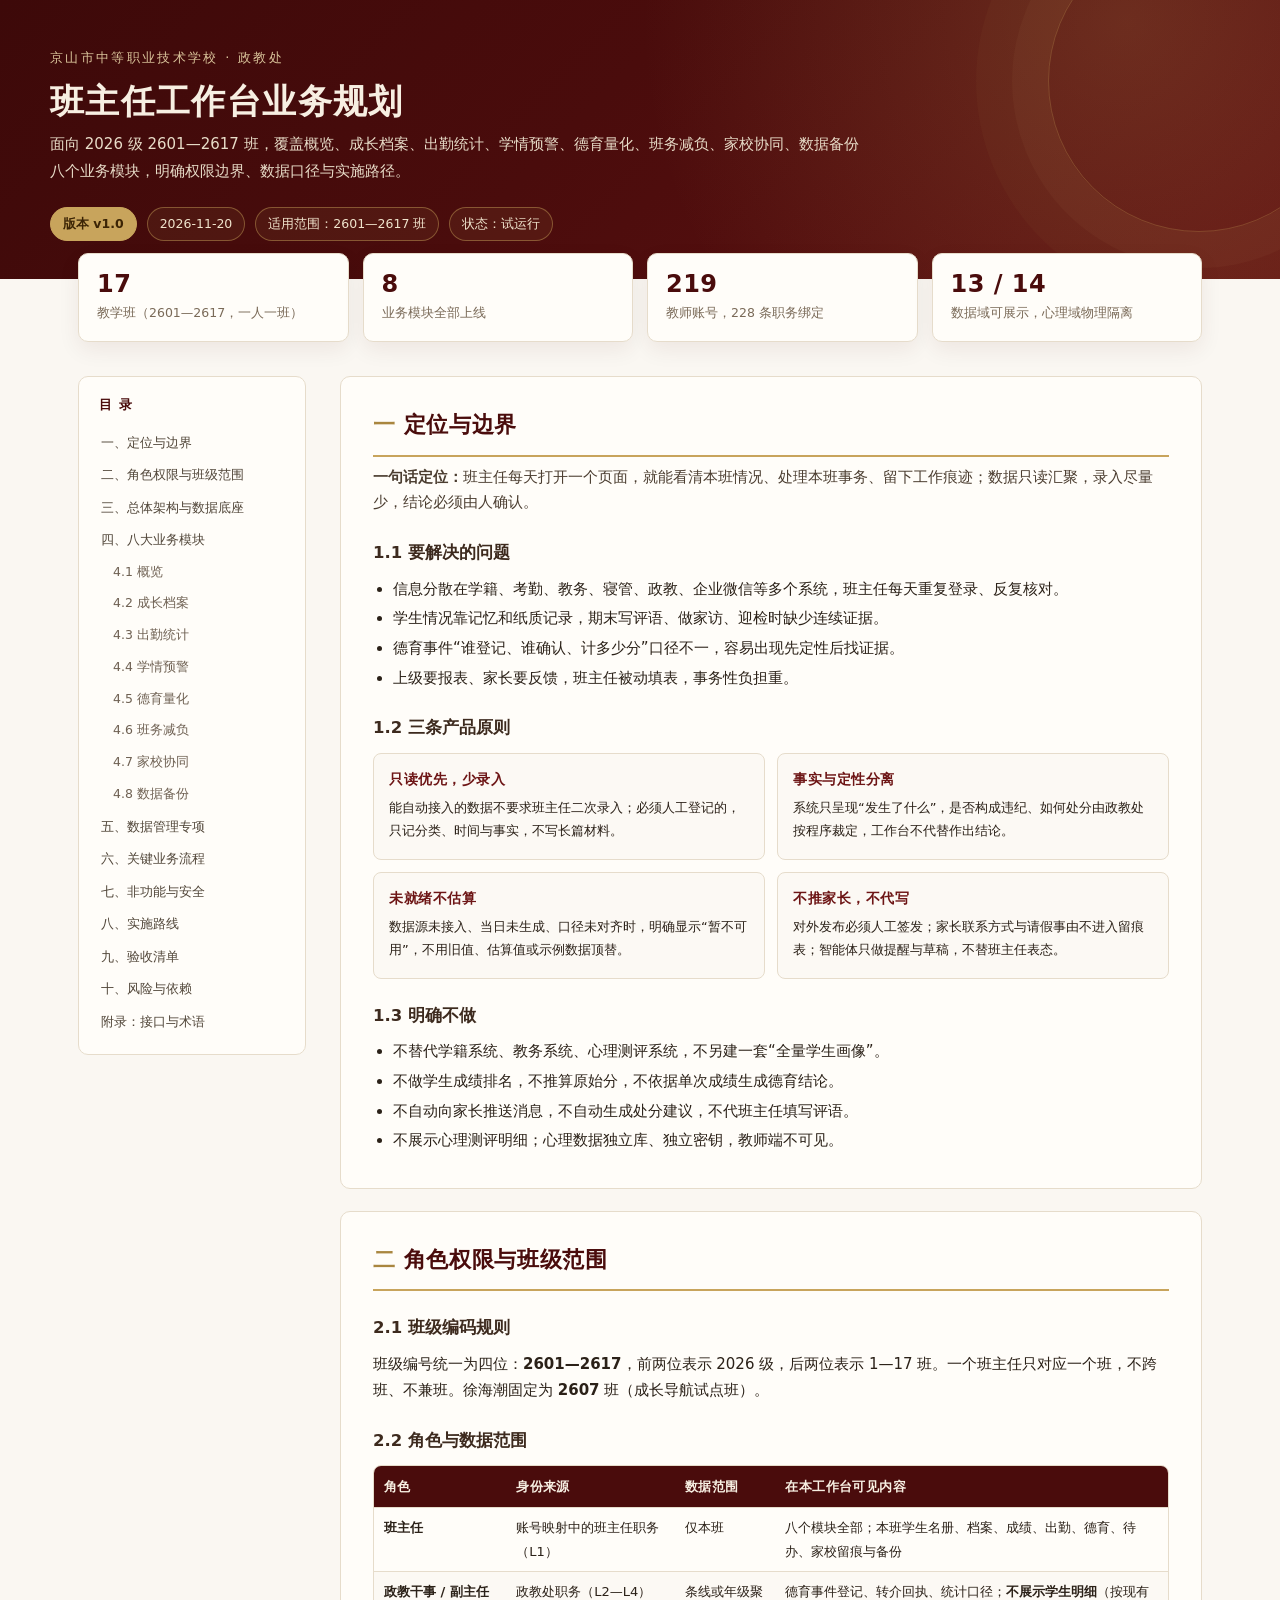
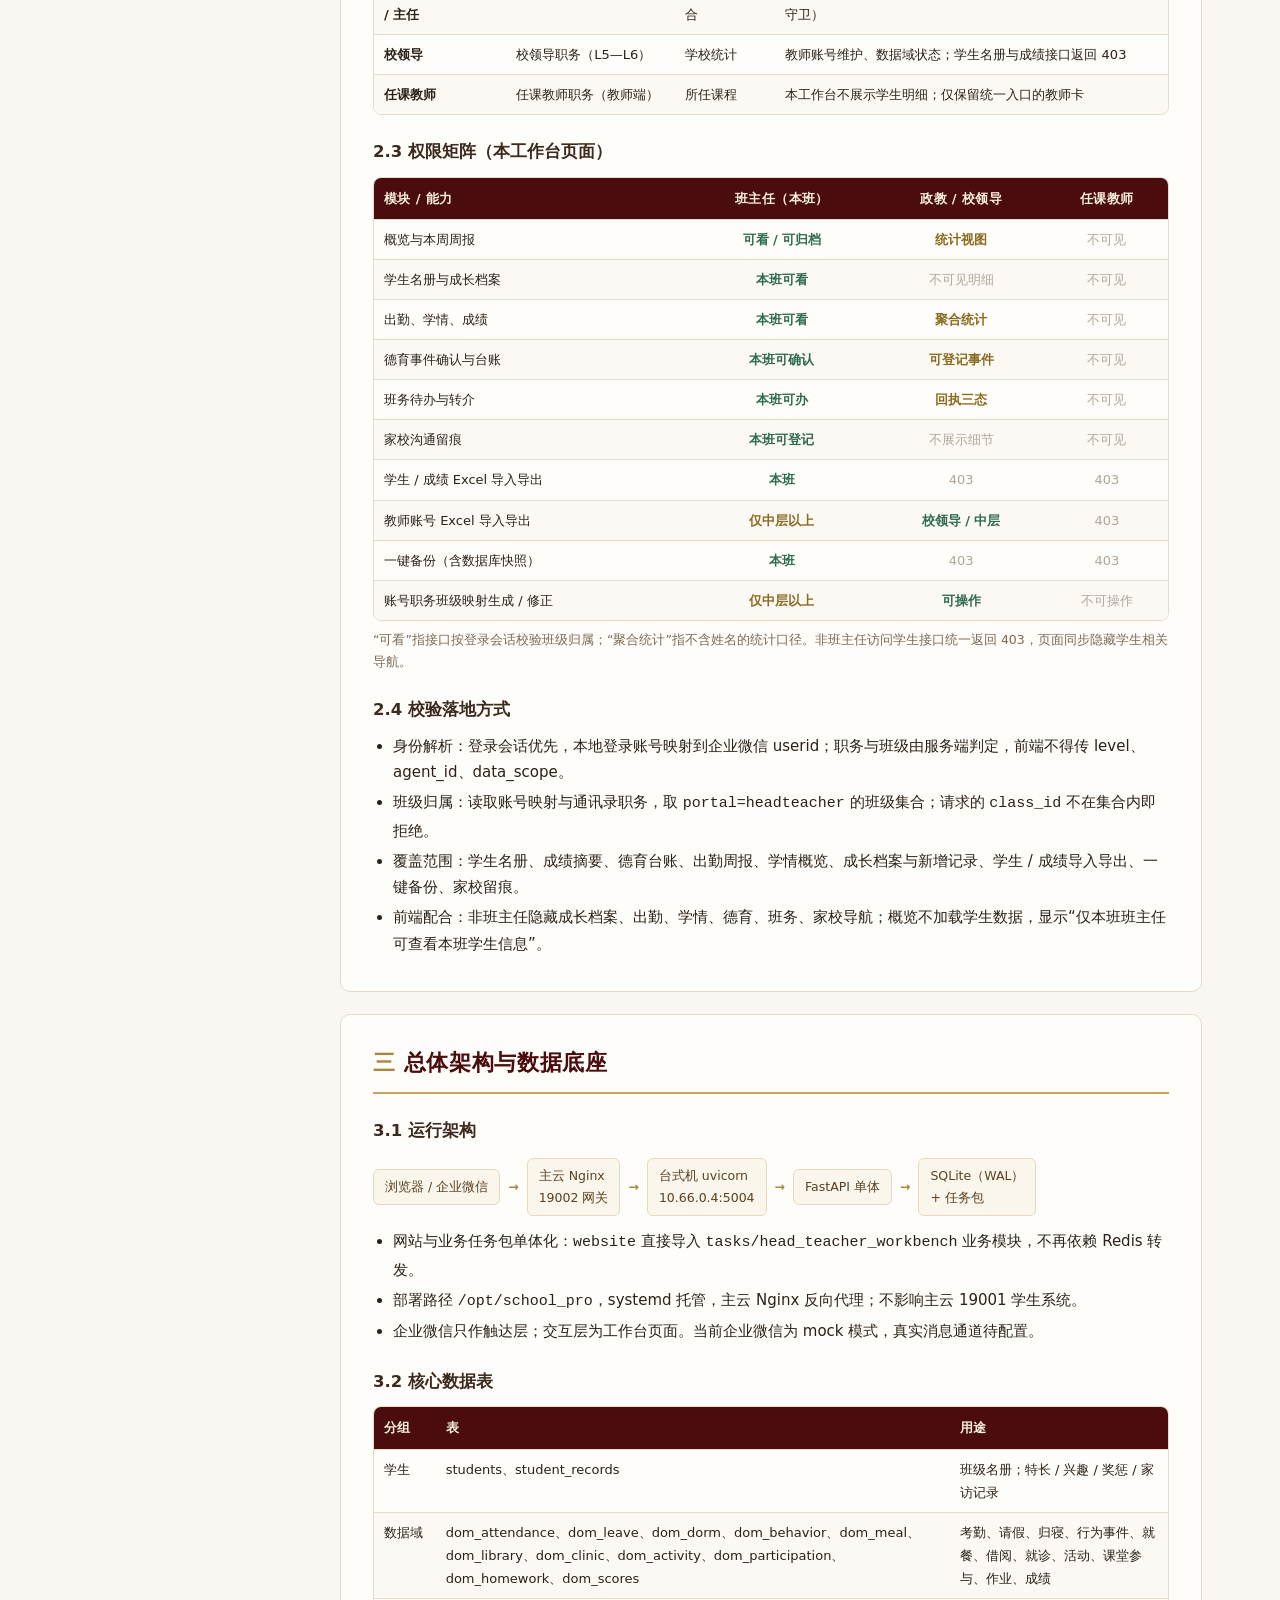
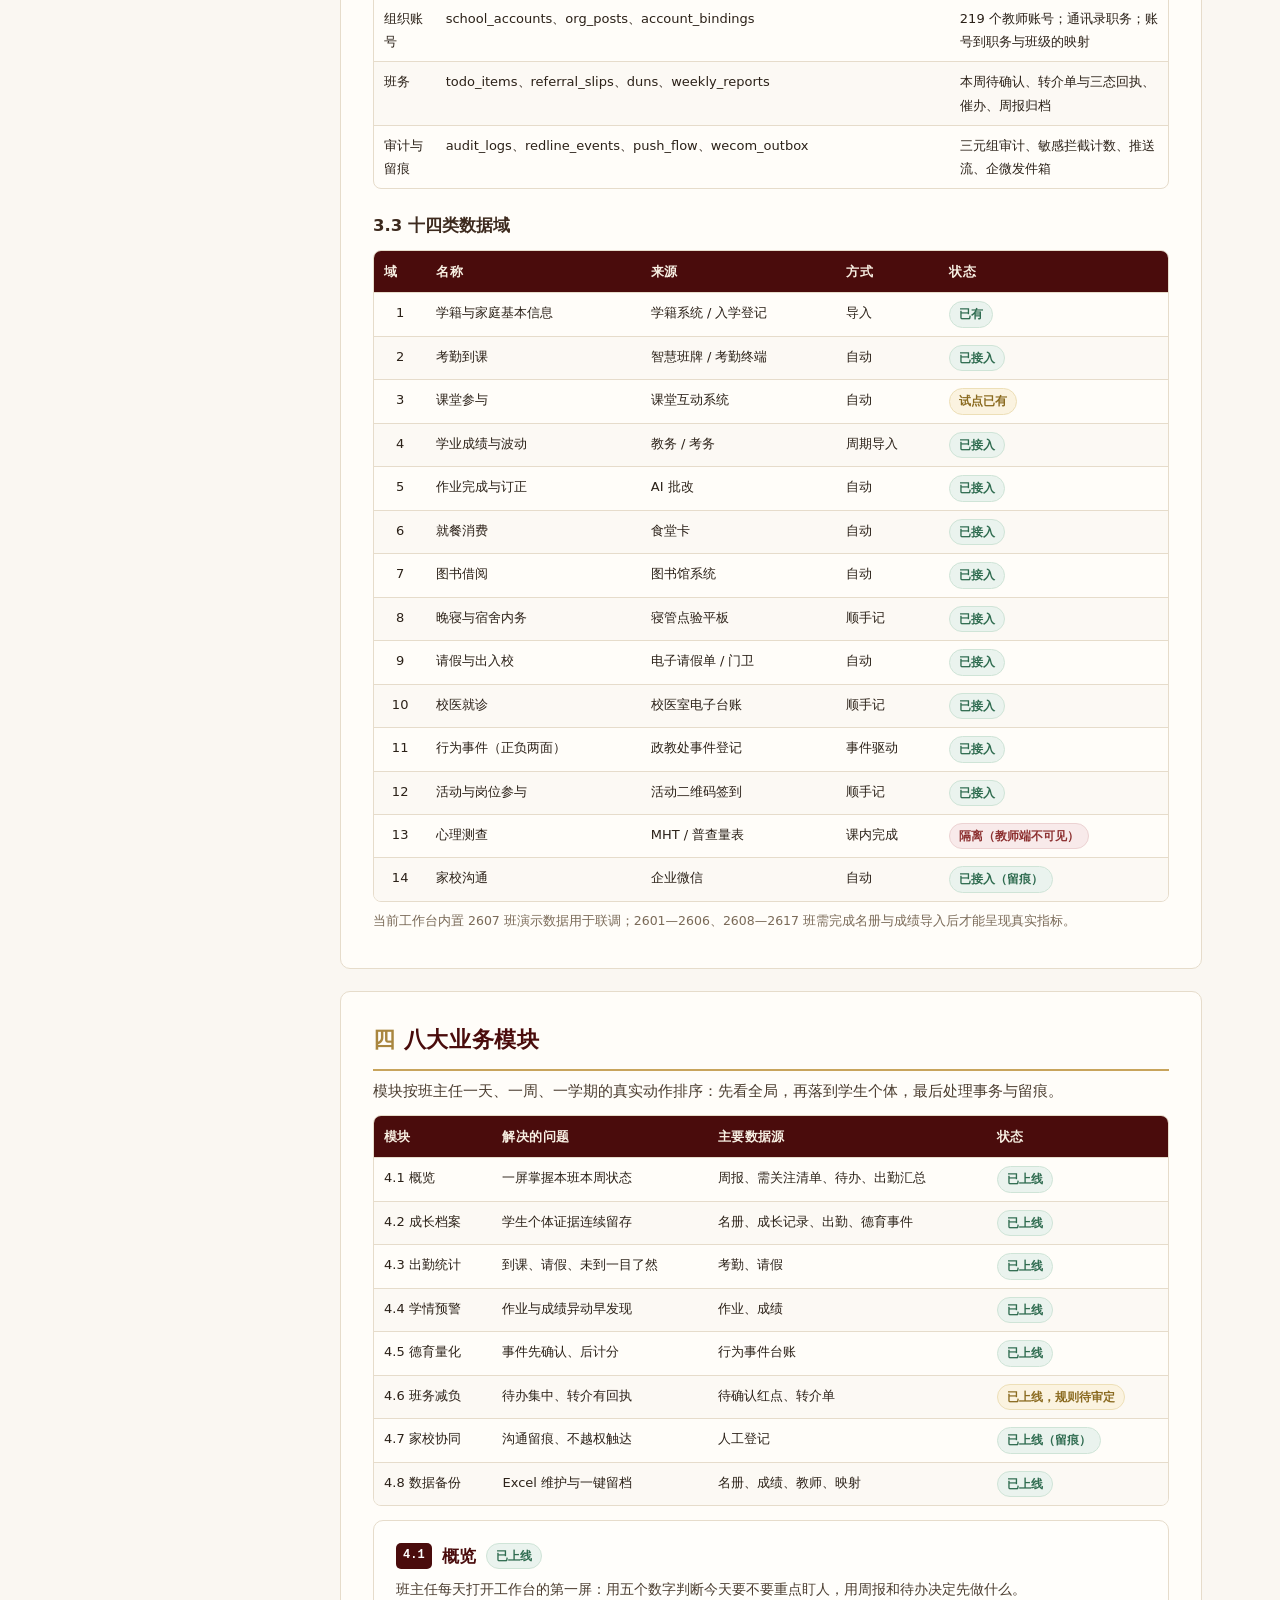
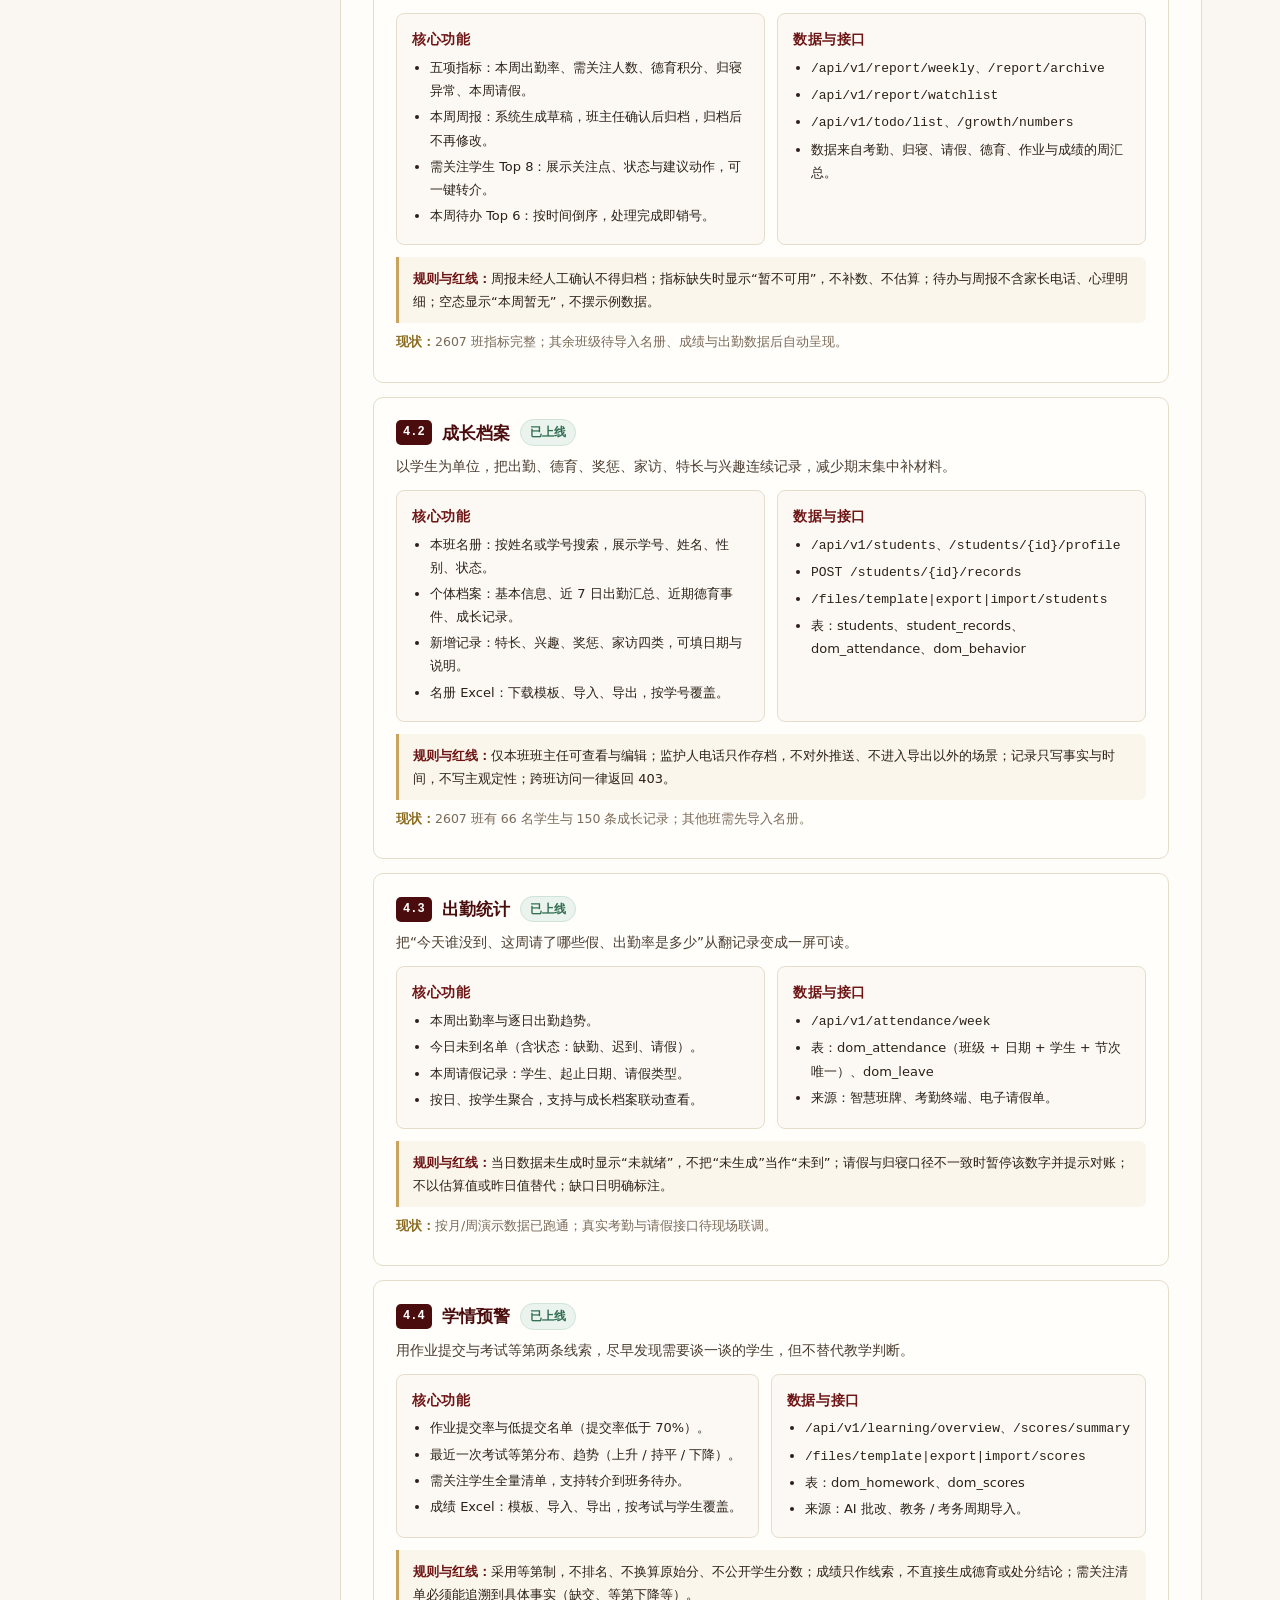
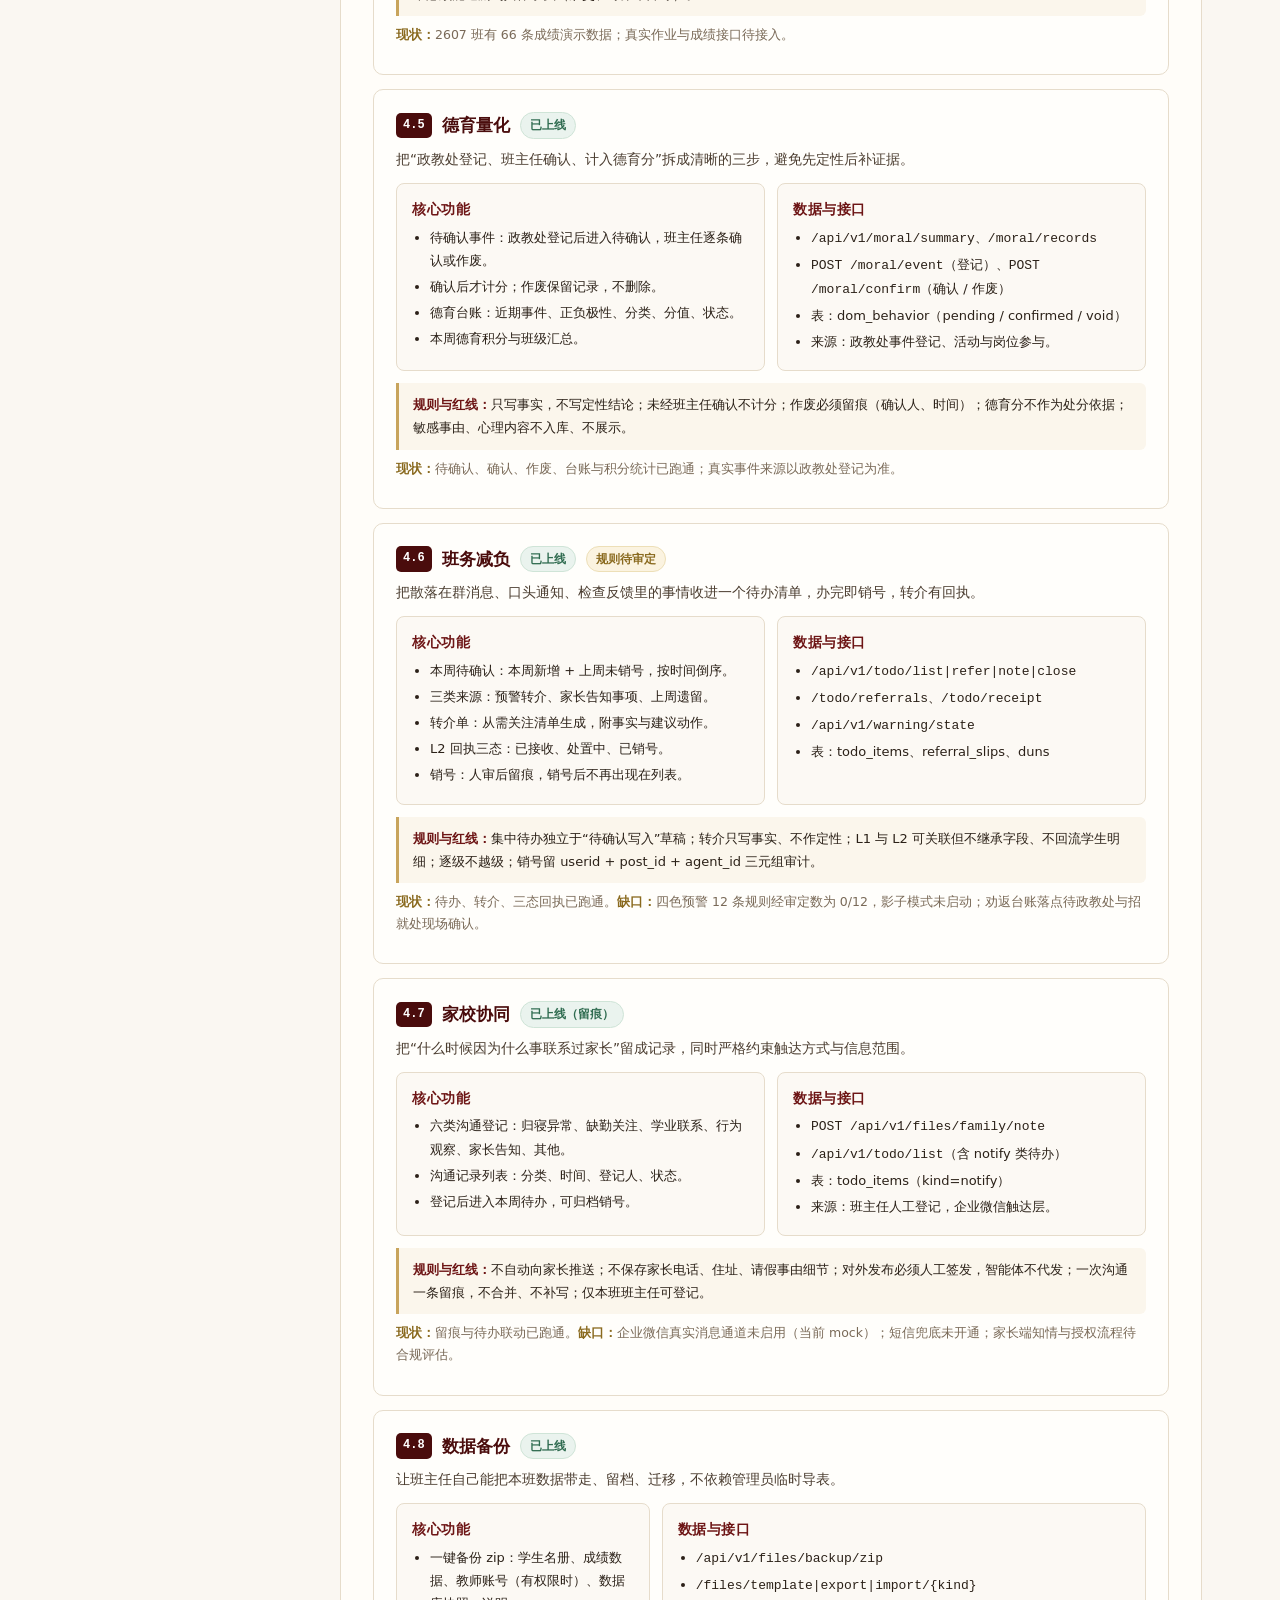
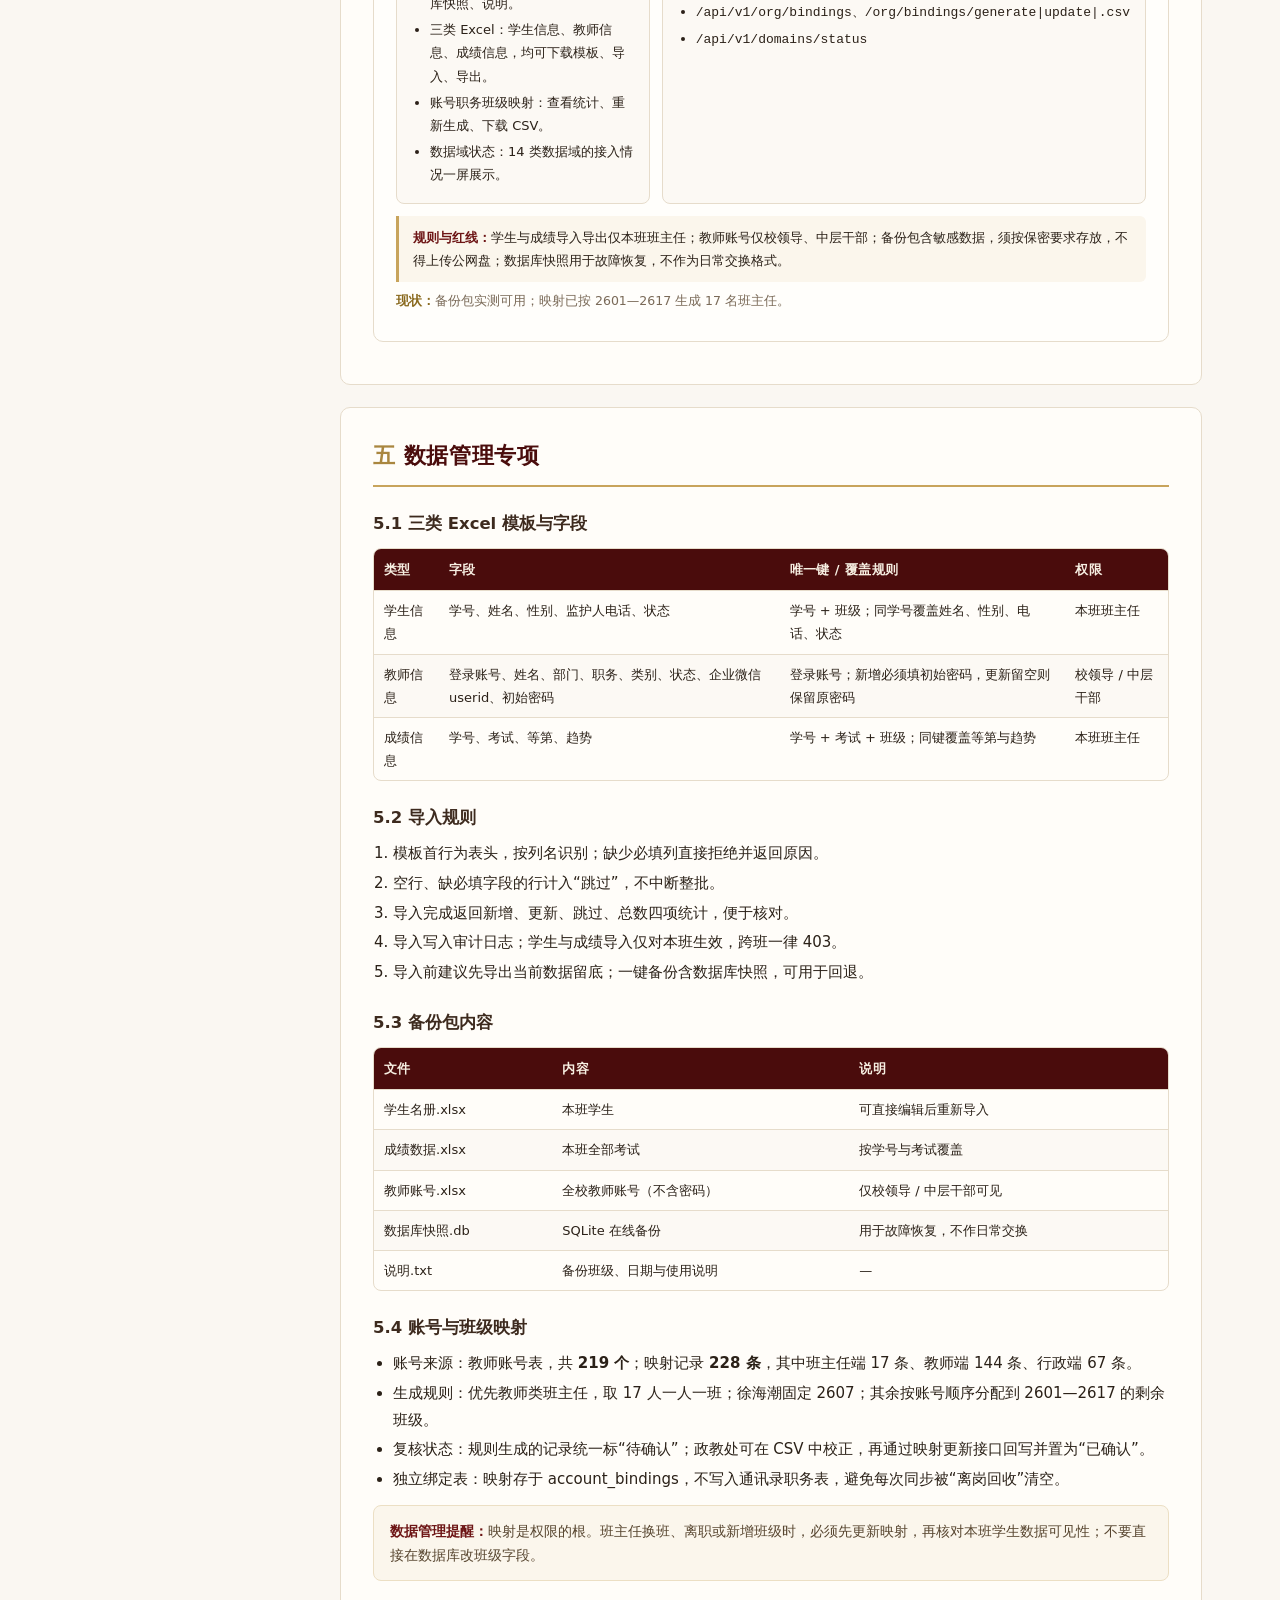
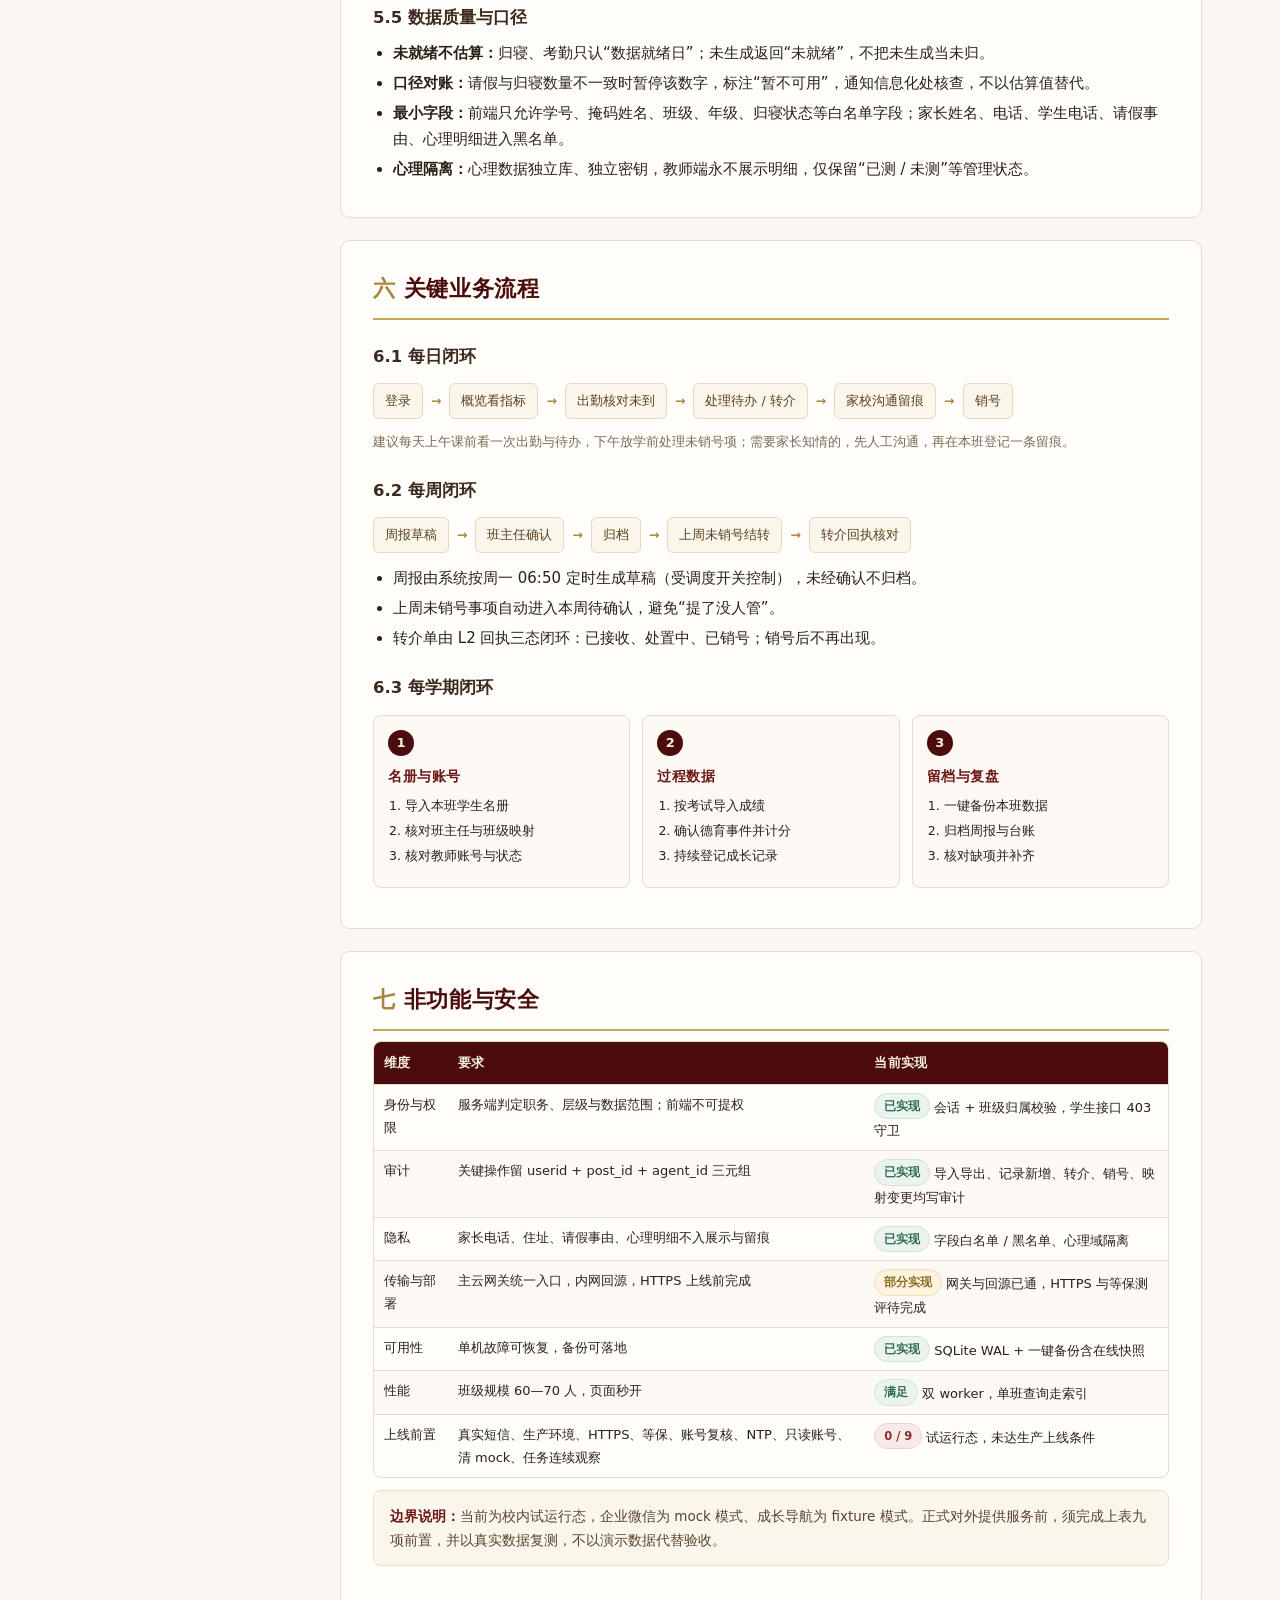
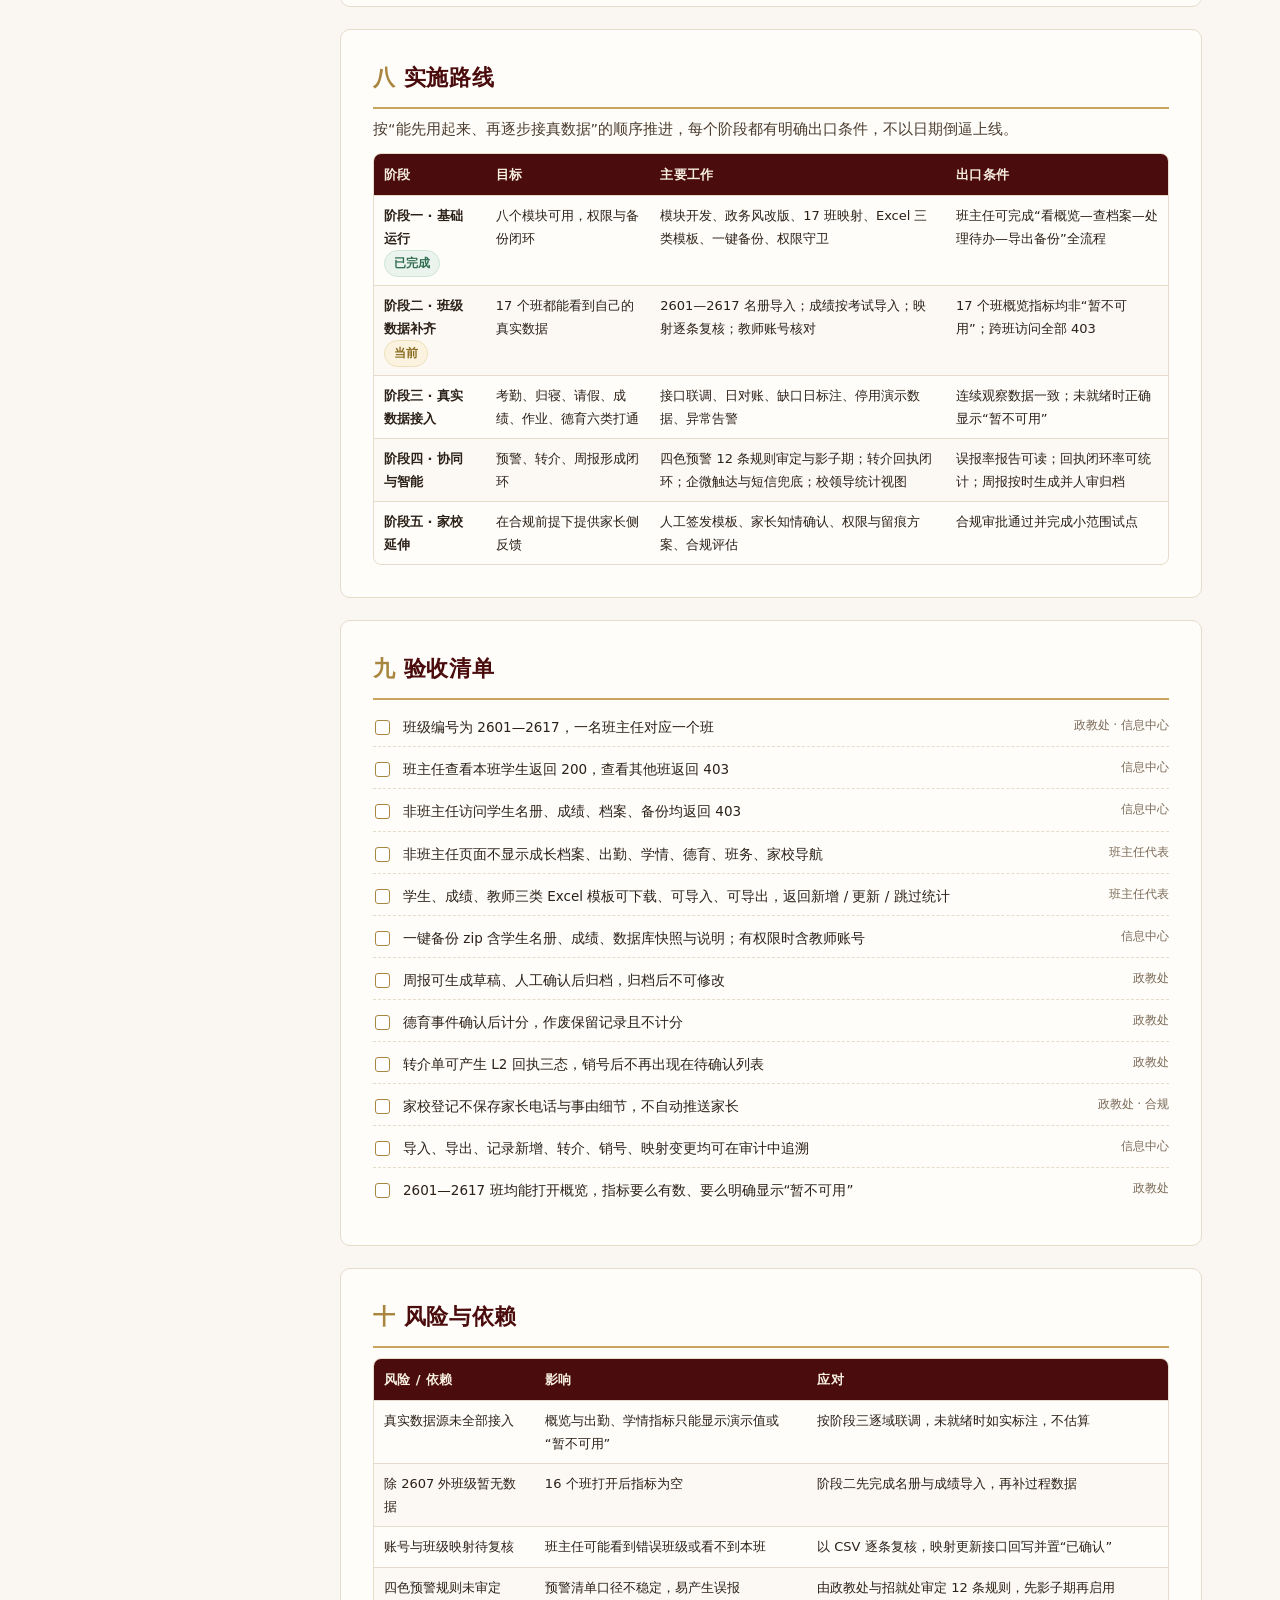
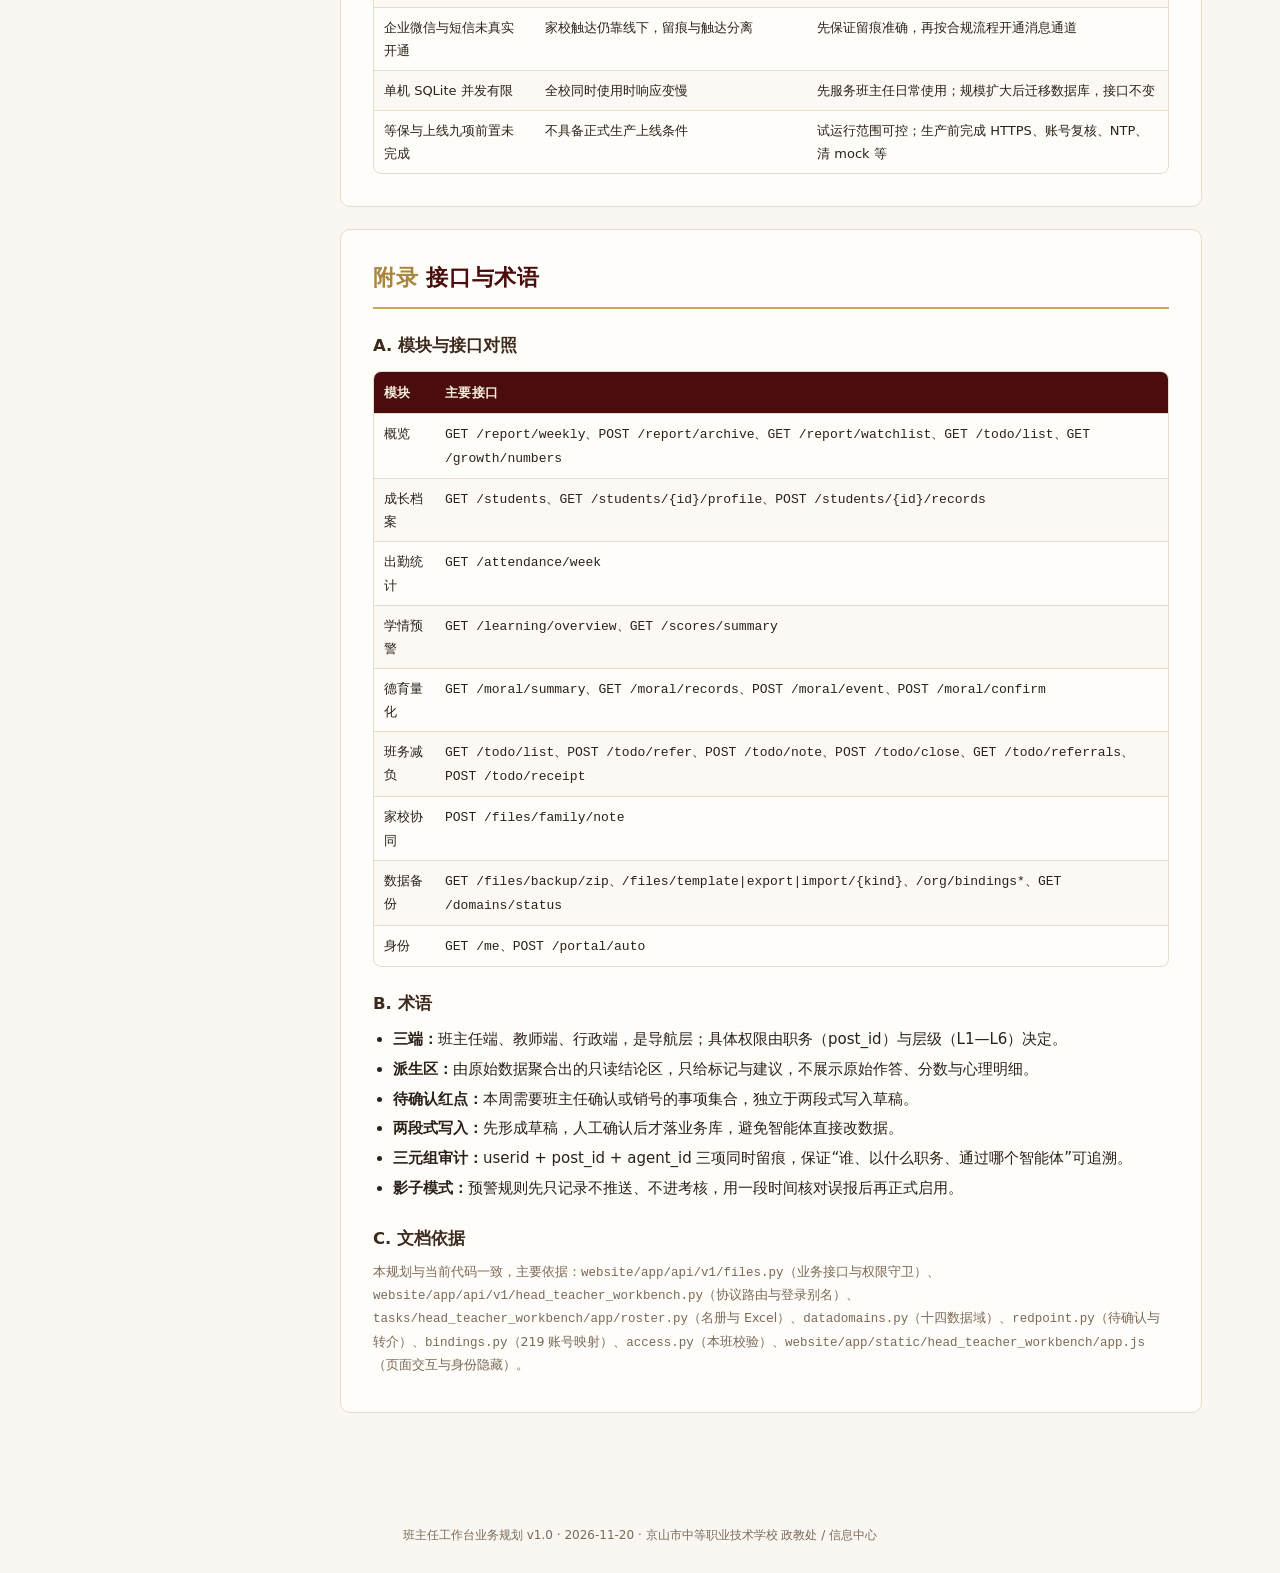
<file: deploy/班主任工作台_业务规划_v1.0.html>
<!DOCTYPE html>
<html lang="zh-CN">
<head>
<meta charset="UTF-8">
<meta name="viewport" content="width=device-width, initial-scale=1.0">
<title>班主任工作台 · 业务规划 v1.0</title>
<style>
  :root{
    --red:#4a0c0c; --red2:#6d1515; --red3:#8c2323;
    --gold:#c8a45c; --gold2:#a9863f;
    --cream:#faf7f2; --paper:#fffdf9;
    --ink:#2b2118; --muted:#7a6a58; --line:#e6dccb;
    --ok:#2e6b4f; --okbg:#eaf3ee;
    --warn:#8a6a1f; --warnbg:#fbf3e0;
    --na:#6b6257; --nabg:#f1ece4;
    --risk:#8c2f2f; --riskbg:#f8eaea;
  }
  *{box-sizing:border-box}
  html{scroll-behavior:smooth}
  body{
    margin:0;background:var(--cream);color:var(--ink);
    font-family:"Microsoft YaHei","PingFang SC","Noto Sans SC",system-ui,sans-serif;
    line-height:1.78;font-size:15px;
  }
  a{color:var(--red2);text-decoration:none}
  a:hover{text-decoration:underline}

  .hero{
    background:
      radial-gradient(circle at 88% 8%, rgba(200,164,92,.20), transparent 42%),
      linear-gradient(135deg,#3d0909 0%, #4a0c0c 45%, #611212 100%);
    color:#f7efe2;padding:46px 28px 38px;position:relative;overflow:hidden;
  }
  .hero::after{
    content:"";position:absolute;right:-70px;top:-70px;width:300px;height:300px;
    border:1px solid rgba(200,164,92,.28);border-radius:50%;
    box-shadow:0 0 0 36px rgba(200,164,92,.05),0 0 0 72px rgba(200,164,92,.035);
  }
  .hero-inner{max-width:1180px;margin:0 auto;position:relative;z-index:1}
  .hero .school{font-size:13px;letter-spacing:.18em;color:#d9c39a}
  .hero h1{font-size:34px;line-height:1.3;margin:10px 0 8px;letter-spacing:.04em}
  .hero .sub{font-size:15px;color:#e8dcc8;max-width:820px}
  .hero .meta{margin-top:22px;display:flex;flex-wrap:wrap;gap:10px}
  .chip{
    font-size:12.5px;padding:5px 12px;border-radius:999px;
    border:1px solid rgba(200,164,92,.45);color:#f0e4cd;background:rgba(200,164,92,.08);
  }
  .chip.solid{background:var(--gold);color:#3b2405;border-color:var(--gold);font-weight:700}

  .stats{
    max-width:1180px;margin:-26px auto 0;padding:0 28px;
    display:grid;grid-template-columns:repeat(4,1fr);gap:14px;position:relative;z-index:2;
  }
  .stat{
    background:var(--paper);border:1px solid var(--line);border-radius:10px;
    padding:16px 18px;box-shadow:0 8px 22px rgba(74,12,12,.07);
  }
  .stat b{display:block;font-size:24px;color:var(--red);line-height:1.2;letter-spacing:.02em}
  .stat span{font-size:12.5px;color:var(--muted)}

  .layout{
    max-width:1180px;margin:34px auto 0;padding:0 28px 90px;
    display:grid;grid-template-columns:228px minmax(0,1fr);gap:34px;align-items:start;
  }
  aside.toc{
    position:sticky;top:22px;background:var(--paper);border:1px solid var(--line);
    border-radius:10px;padding:16px 14px;font-size:13px;
  }
  aside.toc .t{font-weight:700;color:var(--red);margin:0 0 10px 6px;letter-spacing:.08em}
  aside.toc ol{list-style:none;margin:0;padding:0;counter-reset:sec}
  aside.toc li{margin:1px 0}
  aside.toc a{
    display:block;padding:6px 8px;border-radius:6px;color:#514639;line-height:1.5;
  }
  aside.toc a:hover{background:#f3ece1;text-decoration:none;color:var(--red)}
  aside.toc .sub a{padding-left:20px;font-size:12.5px;color:#6f6153}

  main{min-width:0}
  section.doc{
    background:var(--paper);border:1px solid var(--line);border-radius:10px;
    padding:28px 32px;margin-bottom:22px;
  }
  section.doc > h2{
    margin:0 0 6px;font-size:22px;color:var(--red);letter-spacing:.03em;
    padding-bottom:10px;border-bottom:2px solid var(--gold);
  }
  section.doc > h2 .no{color:var(--gold2);margin-right:8px}
  h3{font-size:16.5px;margin:22px 0 8px;color:#3d2a1e}
  h4{font-size:14px;margin:0 0 6px;color:var(--red2);letter-spacing:.04em}
  p{margin:8px 0}
  .muted{color:var(--muted)}
  .small{font-size:12.5px}
  .lead{font-size:14.5px;color:#4b3d30}
  ul,ol{margin:6px 0 6px 20px;padding:0}
  li{margin:3px 0}

  .pill{
    display:inline-block;font-size:11.5px;font-weight:700;padding:2px 9px;
    border-radius:999px;white-space:nowrap;vertical-align:2px;
  }
  .pill.ok{background:var(--okbg);color:var(--ok);border:1px solid #cfe4d7}
  .pill.warn{background:var(--warnbg);color:var(--warn);border:1px solid #eddfb7}
  .pill.na{background:var(--nabg);color:var(--na);border:1px solid #e2dbd0}
  .pill.risk{background:var(--riskbg);color:var(--risk);border:1px solid #ecd2d2}

  .table-wrap{overflow-x:auto;margin:10px 0 4px;border:1px solid var(--line);border-radius:8px}
  table{width:100%;border-collapse:collapse;font-size:13px;min-width:560px}
  th{
    background:var(--red);color:#f7efe2;font-weight:600;text-align:left;
    padding:9px 10px;white-space:nowrap;letter-spacing:.03em;
  }
  td{padding:8px 10px;border-top:1px solid var(--line);vertical-align:top}
  tbody tr:nth-child(even){background:#fcf9f4}
  td.center,th.center{text-align:center}
  .yes{color:var(--ok);font-weight:700}
  .no{color:#b0a698}
  .part{color:var(--warn);font-weight:700}

  .cards{display:grid;grid-template-columns:1fr 1fr;gap:12px;margin:10px 0}
  .mini{background:#fcf9f4;border:1px solid var(--line);border-radius:8px;padding:13px 15px}
  .mini h4{margin-bottom:4px}
  .mini p,.mini ul{font-size:13px;margin:4px 0}
  .mini ul{margin-left:18px}

  .module{border:1px solid var(--line);border-radius:10px;padding:20px 22px;margin:14px 0;background:#fffefb}
  .module-head{display:flex;align-items:center;gap:10px;flex-wrap:wrap;margin-bottom:4px}
  .module-head .mno{
    font-family:Consolas,Monaco,monospace;font-size:12px;font-weight:700;color:#fff;
    background:var(--red);border-radius:5px;padding:2px 7px;
  }
  .module-head h3{margin:0;font-size:17px;color:var(--red)}
  .module .goal{font-size:13.5px;color:#4b3d30;margin:6px 0 12px}
  .rules{
    margin-top:12px;background:#fbf6ec;border-left:3px solid var(--gold);
    padding:10px 14px;border-radius:0 6px 6px 0;font-size:13px;
  }
  .rules b{color:var(--red2)}
  .gap{margin-top:8px;font-size:12.5px;color:var(--muted)}
  .gap b{color:var(--warn)}

  .stepper{display:grid;grid-template-columns:repeat(3,1fr);gap:12px;margin:12px 0}
  .step{background:#fcf9f4;border:1px solid var(--line);border-radius:8px;padding:14px}
  .step .n{
    width:26px;height:26px;border-radius:50%;background:var(--red);color:#f7efe2;
    display:flex;align-items:center;justify-content:center;font-size:13px;font-weight:700;margin-bottom:8px;
  }
  .step h4{margin:0 0 4px}
  .step ol{font-size:12.5px;margin-left:17px}

  .flow{display:flex;flex-wrap:wrap;align-items:center;gap:8px;margin:12px 0;font-size:12.5px}
  .flow .node{background:#fbf6ec;border:1px solid #e8d9bd;border-radius:6px;padding:6px 11px;color:#5a4020}
  .flow .arrow{color:var(--gold2);font-weight:700}

  .callout{
    background:#fbf6ec;border:1px solid #ecdfc4;border-radius:8px;
    padding:13px 16px;margin:12px 0;font-size:13.5px;color:#57452f;
  }
  .callout b{color:var(--red2)}

  .checklist{list-style:none;margin:8px 0;padding:0}
  .checklist li{
    position:relative;padding:7px 0 7px 30px;border-bottom:1px dashed var(--line);font-size:13.5px;
  }
  .checklist li:last-child{border-bottom:none}
  .checklist li::before{
    content:"";position:absolute;left:2px;top:12px;width:13px;height:13px;
    border:1.5px solid var(--gold2);border-radius:3px;background:#fff;
  }
  .checklist .who{float:right;color:var(--muted);font-size:12px}

  footer.doc-foot{max-width:1180px;margin:0 auto;padding:0 28px 50px;color:var(--muted);font-size:12px;text-align:center}

  @media (max-width:960px){
    .layout{grid-template-columns:1fr;padding:0 18px 60px}
    aside.toc{position:static;order:-1}
    .stats{grid-template-columns:1fr 1fr;padding:0 18px}
    .cards,.stepper{grid-template-columns:1fr}
    .hero{padding:34px 18px 30px}
    .hero h1{font-size:26px}
    section.doc{padding:22px 18px}
  }
  @media print{
    body{background:#fff;font-size:12px}
    .hero{background:#4a0c0c !important;-webkit-print-color-adjust:exact;print-color-adjust:exact}
    aside.toc{display:none}
    .layout{display:block;max-width:none;padding:0}
    section.doc{break-inside:avoid;border:1px solid #ddd;box-shadow:none}
    .module{break-inside:avoid}
    th{-webkit-print-color-adjust:exact;print-color-adjust:exact}
  }
</style>
</head>
<body>

<header class="hero">
  <div class="hero-inner">
    <div class="school">京山市中等职业技术学校 · 政教处</div>
    <h1>班主任工作台业务规划</h1>
    <p class="sub">面向 2026 级 2601—2617 班，覆盖概览、成长档案、出勤统计、学情预警、德育量化、班务减负、家校协同、数据备份八个业务模块，明确权限边界、数据口径与实施路径。</p>
    <div class="meta">
      <span class="chip solid">版本 v1.0</span>
      <span class="chip">2026-11-20</span>
      <span class="chip">适用范围：2601—2617 班</span>
      <span class="chip">状态：试运行</span>
    </div>
  </div>
</header>

<div class="stats">
  <div class="stat"><b>17</b><span>教学班（2601—2617，一人一班）</span></div>
  <div class="stat"><b>8</b><span>业务模块全部上线</span></div>
  <div class="stat"><b>219</b><span>教师账号，228 条职务绑定</span></div>
  <div class="stat"><b>13 / 14</b><span>数据域可展示，心理域物理隔离</span></div>
</div>

<div class="layout">
  <aside class="toc">
    <p class="t">目 录</p>
    <ol>
      <li><a href="#position">一、定位与边界</a></li>
      <li><a href="#roles">二、角色权限与班级范围</a></li>
      <li><a href="#arch">三、总体架构与数据底座</a></li>
      <li><a href="#modules">四、八大业务模块</a></li>
      <li class="sub"><a href="#m1">4.1 概览</a></li>
      <li class="sub"><a href="#m2">4.2 成长档案</a></li>
      <li class="sub"><a href="#m3">4.3 出勤统计</a></li>
      <li class="sub"><a href="#m4">4.4 学情预警</a></li>
      <li class="sub"><a href="#m5">4.5 德育量化</a></li>
      <li class="sub"><a href="#m6">4.6 班务减负</a></li>
      <li class="sub"><a href="#m7">4.7 家校协同</a></li>
      <li class="sub"><a href="#m8">4.8 数据备份</a></li>
      <li><a href="#data">五、数据管理专项</a></li>
      <li><a href="#flows">六、关键业务流程</a></li>
      <li><a href="#nfr">七、非功能与安全</a></li>
      <li><a href="#roadmap">八、实施路线</a></li>
      <li><a href="#acceptance">九、验收清单</a></li>
      <li><a href="#risks">十、风险与依赖</a></li>
      <li><a href="#appendix">附录：接口与术语</a></li>
    </ol>
  </aside>

  <main>

    <section class="doc" id="position">
      <h2><span class="no">一</span>定位与边界</h2>
      <p class="lead"><b>一句话定位：</b>班主任每天打开一个页面，就能看清本班情况、处理本班事务、留下工作痕迹；数据只读汇聚，录入尽量少，结论必须由人确认。</p>

      <h3>1.1 要解决的问题</h3>
      <ul>
        <li>信息分散在学籍、考勤、教务、寝管、政教、企业微信等多个系统，班主任每天重复登录、反复核对。</li>
        <li>学生情况靠记忆和纸质记录，期末写评语、做家访、迎检时缺少连续证据。</li>
        <li>德育事件“谁登记、谁确认、计多少分”口径不一，容易出现先定性后找证据。</li>
        <li>上级要报表、家长要反馈，班主任被动填表，事务性负担重。</li>
      </ul>

      <h3>1.2 三条产品原则</h3>
      <div class="cards">
        <div class="mini">
          <h4>只读优先，少录入</h4>
          <p>能自动接入的数据不要求班主任二次录入；必须人工登记的，只记分类、时间与事实，不写长篇材料。</p>
        </div>
        <div class="mini">
          <h4>事实与定性分离</h4>
          <p>系统只呈现“发生了什么”，是否构成违纪、如何处分由政教处按程序裁定，工作台不代替作出结论。</p>
        </div>
        <div class="mini">
          <h4>未就绪不估算</h4>
          <p>数据源未接入、当日未生成、口径未对齐时，明确显示“暂不可用”，不用旧值、估算值或示例数据顶替。</p>
        </div>
        <div class="mini">
          <h4>不推家长，不代写</h4>
          <p>对外发布必须人工签发；家长联系方式与请假事由不进入留痕表；智能体只做提醒与草稿，不替班主任表态。</p>
        </div>
      </div>

      <h3>1.3 明确不做</h3>
      <ul>
        <li>不替代学籍系统、教务系统、心理测评系统，不另建一套“全量学生画像”。</li>
        <li>不做学生成绩排名，不推算原始分，不依据单次成绩生成德育结论。</li>
        <li>不自动向家长推送消息，不自动生成处分建议，不代班主任填写评语。</li>
        <li>不展示心理测评明细；心理数据独立库、独立密钥，教师端不可见。</li>
      </ul>
    </section>

    <section class="doc" id="roles">
      <h2><span class="no">二</span>角色权限与班级范围</h2>

      <h3>2.1 班级编码规则</h3>
      <p>班级编号统一为四位：<b>2601—2617</b>，前两位表示 2026 级，后两位表示 1—17 班。一个班主任只对应一个班，不跨班、不兼班。徐海潮固定为 <b>2607</b> 班（成长导航试点班）。</p>

      <h3>2.2 角色与数据范围</h3>
      <div class="table-wrap">
        <table>
          <thead><tr><th>角色</th><th>身份来源</th><th>数据范围</th><th>在本工作台可见内容</th></tr></thead>
          <tbody>
            <tr><td><b>班主任</b></td><td>账号映射中的班主任职务（L1）</td><td>仅本班</td><td>八个模块全部；本班学生名册、档案、成绩、出勤、德育、待办、家校留痕与备份</td></tr>
            <tr><td><b>政教干事 / 副主任 / 主任</b></td><td>政教处职务（L2—L4）</td><td>条线或年级聚合</td><td>德育事件登记、转介回执、统计口径；<b>不展示学生明细</b>（按现有守卫）</td></tr>
            <tr><td><b>校领导</b></td><td>校领导职务（L5—L6）</td><td>学校统计</td><td>教师账号维护、数据域状态；学生名册与成绩接口返回 403</td></tr>
            <tr><td><b>任课教师</b></td><td>任课教师职务（教师端）</td><td>所任课程</td><td>本工作台不展示学生明细；仅保留统一入口的教师卡</td></tr>
          </tbody>
        </table>
      </div>

      <h3>2.3 权限矩阵（本工作台页面）</h3>
      <div class="table-wrap">
        <table>
          <thead><tr><th>模块 / 能力</th><th class="center">班主任（本班）</th><th class="center">政教 / 校领导</th><th class="center">任课教师</th></tr></thead>
          <tbody>
            <tr><td>概览与本周周报</td><td class="center yes">可看 / 可归档</td><td class="center part">统计视图</td><td class="center no">不可见</td></tr>
            <tr><td>学生名册与成长档案</td><td class="center yes">本班可看</td><td class="center no">不可见明细</td><td class="center no">不可见</td></tr>
            <tr><td>出勤、学情、成绩</td><td class="center yes">本班可看</td><td class="center part">聚合统计</td><td class="center no">不可见</td></tr>
            <tr><td>德育事件确认与台账</td><td class="center yes">本班可确认</td><td class="center part">可登记事件</td><td class="center no">不可见</td></tr>
            <tr><td>班务待办与转介</td><td class="center yes">本班可办</td><td class="center part">回执三态</td><td class="center no">不可见</td></tr>
            <tr><td>家校沟通留痕</td><td class="center yes">本班可登记</td><td class="center no">不展示细节</td><td class="center no">不可见</td></tr>
            <tr><td>学生 / 成绩 Excel 导入导出</td><td class="center yes">本班</td><td class="center no">403</td><td class="center no">403</td></tr>
            <tr><td>教师账号 Excel 导入导出</td><td class="center part">仅中层以上</td><td class="center yes">校领导 / 中层</td><td class="center no">403</td></tr>
            <tr><td>一键备份（含数据库快照）</td><td class="center yes">本班</td><td class="center no">403</td><td class="center no">403</td></tr>
            <tr><td>账号职务班级映射生成 / 修正</td><td class="center part">仅中层以上</td><td class="center yes">可操作</td><td class="center no">不可操作</td></tr>
          </tbody>
        </table>
      </div>
      <p class="small muted">“可看”指接口按登录会话校验班级归属；“聚合统计”指不含姓名的统计口径。非班主任访问学生接口统一返回 403，页面同步隐藏学生相关导航。</p>

      <h3>2.4 校验落地方式</h3>
      <ul>
        <li>身份解析：登录会话优先，本地登录账号映射到企业微信 userid；职务与班级由服务端判定，前端不得传 level、agent_id、data_scope。</li>
        <li>班级归属：读取账号映射与通讯录职务，取 <code>portal=headteacher</code> 的班级集合；请求的 <code>class_id</code> 不在集合内即拒绝。</li>
        <li>覆盖范围：学生名册、成绩摘要、德育台账、出勤周报、学情概览、成长档案与新增记录、学生 / 成绩导入导出、一键备份、家校留痕。</li>
        <li>前端配合：非班主任隐藏成长档案、出勤、学情、德育、班务、家校导航；概览不加载学生数据，显示“仅本班班主任可查看本班学生信息”。</li>
      </ul>
    </section>

    <section class="doc" id="arch">
      <h2><span class="no">三</span>总体架构与数据底座</h2>

      <h3>3.1 运行架构</h3>
      <div class="flow">
        <span class="node">浏览器 / 企业微信</span><span class="arrow">→</span>
        <span class="node">主云 Nginx<br>19002 网关</span><span class="arrow">→</span>
        <span class="node">台式机 uvicorn<br>10.66.0.4:5004</span><span class="arrow">→</span>
        <span class="node">FastAPI 单体</span><span class="arrow">→</span>
        <span class="node">SQLite（WAL）<br>+ 任务包</span>
      </div>
      <ul>
        <li>网站与业务任务包单体化：<code>website</code> 直接导入 <code>tasks/head_teacher_workbench</code> 业务模块，不再依赖 Redis 转发。</li>
        <li>部署路径 <code>/opt/school_pro</code>，systemd 托管，主云 Nginx 反向代理；不影响主云 19001 学生系统。</li>
        <li>企业微信只作触达层；交互层为工作台页面。当前企业微信为 mock 模式，真实消息通道待配置。</li>
      </ul>

      <h3>3.2 核心数据表</h3>
      <div class="table-wrap">
        <table>
          <thead><tr><th>分组</th><th>表</th><th>用途</th></tr></thead>
          <tbody>
            <tr><td>学生</td><td>students、student_records</td><td>班级名册；特长 / 兴趣 / 奖惩 / 家访记录</td></tr>
            <tr><td>数据域</td><td>dom_attendance、dom_leave、dom_dorm、dom_behavior、dom_meal、dom_library、dom_clinic、dom_activity、dom_participation、dom_homework、dom_scores</td><td>考勤、请假、归寝、行为事件、就餐、借阅、就诊、活动、课堂参与、作业、成绩</td></tr>
            <tr><td>组织账号</td><td>school_accounts、org_posts、account_bindings</td><td>219 个教师账号；通讯录职务；账号到职务与班级的映射</td></tr>
            <tr><td>班务</td><td>todo_items、referral_slips、duns、weekly_reports</td><td>本周待确认、转介单与三态回执、催办、周报归档</td></tr>
            <tr><td>审计与留痕</td><td>audit_logs、redline_events、push_flow、wecom_outbox</td><td>三元组审计、敏感拦截计数、推送流、企微发件箱</td></tr>
          </tbody>
        </table>
      </div>

      <h3>3.3 十四类数据域</h3>
      <div class="table-wrap">
        <table>
          <thead><tr><th>域</th><th>名称</th><th>来源</th><th>方式</th><th>状态</th></tr></thead>
          <tbody>
            <tr><td class="center">1</td><td>学籍与家庭基本信息</td><td>学籍系统 / 入学登记</td><td>导入</td><td><span class="pill ok">已有</span></td></tr>
            <tr><td class="center">2</td><td>考勤到课</td><td>智慧班牌 / 考勤终端</td><td>自动</td><td><span class="pill ok">已接入</span></td></tr>
            <tr><td class="center">3</td><td>课堂参与</td><td>课堂互动系统</td><td>自动</td><td><span class="pill warn">试点已有</span></td></tr>
            <tr><td class="center">4</td><td>学业成绩与波动</td><td>教务 / 考务</td><td>周期导入</td><td><span class="pill ok">已接入</span></td></tr>
            <tr><td class="center">5</td><td>作业完成与订正</td><td>AI 批改</td><td>自动</td><td><span class="pill ok">已接入</span></td></tr>
            <tr><td class="center">6</td><td>就餐消费</td><td>食堂卡</td><td>自动</td><td><span class="pill ok">已接入</span></td></tr>
            <tr><td class="center">7</td><td>图书借阅</td><td>图书馆系统</td><td>自动</td><td><span class="pill ok">已接入</span></td></tr>
            <tr><td class="center">8</td><td>晚寝与宿舍内务</td><td>寝管点验平板</td><td>顺手记</td><td><span class="pill ok">已接入</span></td></tr>
            <tr><td class="center">9</td><td>请假与出入校</td><td>电子请假单 / 门卫</td><td>自动</td><td><span class="pill ok">已接入</span></td></tr>
            <tr><td class="center">10</td><td>校医就诊</td><td>校医室电子台账</td><td>顺手记</td><td><span class="pill ok">已接入</span></td></tr>
            <tr><td class="center">11</td><td>行为事件（正负两面）</td><td>政教处事件登记</td><td>事件驱动</td><td><span class="pill ok">已接入</span></td></tr>
            <tr><td class="center">12</td><td>活动与岗位参与</td><td>活动二维码签到</td><td>顺手记</td><td><span class="pill ok">已接入</span></td></tr>
            <tr><td class="center">13</td><td>心理测查</td><td>MHT / 普查量表</td><td>课内完成</td><td><span class="pill risk">隔离（教师端不可见）</span></td></tr>
            <tr><td class="center">14</td><td>家校沟通</td><td>企业微信</td><td>自动</td><td><span class="pill ok">已接入（留痕）</span></td></tr>
          </tbody>
        </table>
      </div>
      <p class="small muted">当前工作台内置 2607 班演示数据用于联调；2601—2606、2608—2617 班需完成名册与成绩导入后才能呈现真实指标。</p>
    </section>

    <section class="doc" id="modules">
      <h2><span class="no">四</span>八大业务模块</h2>
      <p class="lead">模块按班主任一天、一周、一学期的真实动作排序：先看全局，再落到学生个体，最后处理事务与留痕。</p>

      <div class="table-wrap">
        <table>
          <thead><tr><th>模块</th><th>解决的问题</th><th>主要数据源</th><th>状态</th></tr></thead>
          <tbody>
            <tr><td>4.1 概览</td><td>一屏掌握本班本周状态</td><td>周报、需关注清单、待办、出勤汇总</td><td><span class="pill ok">已上线</span></td></tr>
            <tr><td>4.2 成长档案</td><td>学生个体证据连续留存</td><td>名册、成长记录、出勤、德育事件</td><td><span class="pill ok">已上线</span></td></tr>
            <tr><td>4.3 出勤统计</td><td>到课、请假、未到一目了然</td><td>考勤、请假</td><td><span class="pill ok">已上线</span></td></tr>
            <tr><td>4.4 学情预警</td><td>作业与成绩异动早发现</td><td>作业、成绩</td><td><span class="pill ok">已上线</span></td></tr>
            <tr><td>4.5 德育量化</td><td>事件先确认、后计分</td><td>行为事件台账</td><td><span class="pill ok">已上线</span></td></tr>
            <tr><td>4.6 班务减负</td><td>待办集中、转介有回执</td><td>待确认红点、转介单</td><td><span class="pill warn">已上线，规则待审定</span></td></tr>
            <tr><td>4.7 家校协同</td><td>沟通留痕、不越权触达</td><td>人工登记</td><td><span class="pill ok">已上线（留痕）</span></td></tr>
            <tr><td>4.8 数据备份</td><td>Excel 维护与一键留档</td><td>名册、成绩、教师、映射</td><td><span class="pill ok">已上线</span></td></tr>
          </tbody>
        </table>
      </div>

      <div class="module" id="m1">
        <div class="module-head"><span class="mno">4.1</span><h3>概览</h3><span class="pill ok">已上线</span></div>
        <p class="goal">班主任每天打开工作台的第一屏：用五个数字判断今天要不要重点盯人，用周报和待办决定先做什么。</p>
        <div class="cards">
          <div class="mini">
            <h4>核心功能</h4>
            <ul>
              <li>五项指标：本周出勤率、需关注人数、德育积分、归寝异常、本周请假。</li>
              <li>本周周报：系统生成草稿，班主任确认后归档，归档后不再修改。</li>
              <li>需关注学生 Top 8：展示关注点、状态与建议动作，可一键转介。</li>
              <li>本周待办 Top 6：按时间倒序，处理完成即销号。</li>
            </ul>
          </div>
          <div class="mini">
            <h4>数据与接口</h4>
            <ul>
              <li><code>/api/v1/report/weekly</code>、<code>/report/archive</code></li>
              <li><code>/api/v1/report/watchlist</code></li>
              <li><code>/api/v1/todo/list</code>、<code>/growth/numbers</code></li>
              <li>数据来自考勤、归寝、请假、德育、作业与成绩的周汇总。</li>
            </ul>
          </div>
        </div>
        <div class="rules"><b>规则与红线：</b>周报未经人工确认不得归档；指标缺失时显示“暂不可用”，不补数、不估算；待办与周报不含家长电话、心理明细；空态显示“本周暂无”，不摆示例数据。</div>
        <p class="gap"><b>现状：</b>2607 班指标完整；其余班级待导入名册、成绩与出勤数据后自动呈现。</p>
      </div>

      <div class="module" id="m2">
        <div class="module-head"><span class="mno">4.2</span><h3>成长档案</h3><span class="pill ok">已上线</span></div>
        <p class="goal">以学生为单位，把出勤、德育、奖惩、家访、特长与兴趣连续记录，减少期末集中补材料。</p>
        <div class="cards">
          <div class="mini">
            <h4>核心功能</h4>
            <ul>
              <li>本班名册：按姓名或学号搜索，展示学号、姓名、性别、状态。</li>
              <li>个体档案：基本信息、近 7 日出勤汇总、近期德育事件、成长记录。</li>
              <li>新增记录：特长、兴趣、奖惩、家访四类，可填日期与说明。</li>
              <li>名册 Excel：下载模板、导入、导出，按学号覆盖。</li>
            </ul>
          </div>
          <div class="mini">
            <h4>数据与接口</h4>
            <ul>
              <li><code>/api/v1/students</code>、<code>/students/{id}/profile</code></li>
              <li><code>POST /students/{id}/records</code></li>
              <li><code>/files/template|export|import/students</code></li>
              <li>表：students、student_records、dom_attendance、dom_behavior</li>
            </ul>
          </div>
        </div>
        <div class="rules"><b>规则与红线：</b>仅本班班主任可查看与编辑；监护人电话只作存档，不对外推送、不进入导出以外的场景；记录只写事实与时间，不写主观定性；跨班访问一律返回 403。</div>
        <p class="gap"><b>现状：</b>2607 班有 66 名学生与 150 条成长记录；其他班需先导入名册。</p>
      </div>

      <div class="module" id="m3">
        <div class="module-head"><span class="mno">4.3</span><h3>出勤统计</h3><span class="pill ok">已上线</span></div>
        <p class="goal">把“今天谁没到、这周请了哪些假、出勤率是多少”从翻记录变成一屏可读。</p>
        <div class="cards">
          <div class="mini">
            <h4>核心功能</h4>
            <ul>
              <li>本周出勤率与逐日出勤趋势。</li>
              <li>今日未到名单（含状态：缺勤、迟到、请假）。</li>
              <li>本周请假记录：学生、起止日期、请假类型。</li>
              <li>按日、按学生聚合，支持与成长档案联动查看。</li>
            </ul>
          </div>
          <div class="mini">
            <h4>数据与接口</h4>
            <ul>
              <li><code>/api/v1/attendance/week</code></li>
              <li>表：dom_attendance（班级 + 日期 + 学生 + 节次唯一）、dom_leave</li>
              <li>来源：智慧班牌、考勤终端、电子请假单。</li>
            </ul>
          </div>
        </div>
        <div class="rules"><b>规则与红线：</b>当日数据未生成时显示“未就绪”，不把“未生成”当作“未到”；请假与归寝口径不一致时暂停该数字并提示对账；不以估算值或昨日值替代；缺口日明确标注。</div>
        <p class="gap"><b>现状：</b>按月/周演示数据已跑通；真实考勤与请假接口待现场联调。</p>
      </div>

      <div class="module" id="m4">
        <div class="module-head"><span class="mno">4.4</span><h3>学情预警</h3><span class="pill ok">已上线</span></div>
        <p class="goal">用作业提交与考试等第两条线索，尽早发现需要谈一谈的学生，但不替代教学判断。</p>
        <div class="cards">
          <div class="mini">
            <h4>核心功能</h4>
            <ul>
              <li>作业提交率与低提交名单（提交率低于 70%）。</li>
              <li>最近一次考试等第分布、趋势（上升 / 持平 / 下降）。</li>
              <li>需关注学生全量清单，支持转介到班务待办。</li>
              <li>成绩 Excel：模板、导入、导出，按考试与学生覆盖。</li>
            </ul>
          </div>
          <div class="mini">
            <h4>数据与接口</h4>
            <ul>
              <li><code>/api/v1/learning/overview</code>、<code>/scores/summary</code></li>
              <li><code>/files/template|export|import/scores</code></li>
              <li>表：dom_homework、dom_scores</li>
              <li>来源：AI 批改、教务 / 考务周期导入。</li>
            </ul>
          </div>
        </div>
        <div class="rules"><b>规则与红线：</b>采用等第制，不排名、不换算原始分、不公开学生分数；成绩只作线索，不直接生成德育或处分结论；需关注清单必须能追溯到具体事实（缺交、等第下降等）。</div>
        <p class="gap"><b>现状：</b>2607 班有 66 条成绩演示数据；真实作业与成绩接口待接入。</p>
      </div>

      <div class="module" id="m5">
        <div class="module-head"><span class="mno">4.5</span><h3>德育量化</h3><span class="pill ok">已上线</span></div>
        <p class="goal">把“政教处登记、班主任确认、计入德育分”拆成清晰的三步，避免先定性后补证据。</p>
        <div class="cards">
          <div class="mini">
            <h4>核心功能</h4>
            <ul>
              <li>待确认事件：政教处登记后进入待确认，班主任逐条确认或作废。</li>
              <li>确认后才计分；作废保留记录，不删除。</li>
              <li>德育台账：近期事件、正负极性、分类、分值、状态。</li>
              <li>本周德育积分与班级汇总。</li>
            </ul>
          </div>
          <div class="mini">
            <h4>数据与接口</h4>
            <ul>
              <li><code>/api/v1/moral/summary</code>、<code>/moral/records</code></li>
              <li><code>POST /moral/event</code>（登记）、<code>POST /moral/confirm</code>（确认 / 作废）</li>
              <li>表：dom_behavior（pending / confirmed / void）</li>
              <li>来源：政教处事件登记、活动与岗位参与。</li>
            </ul>
          </div>
        </div>
        <div class="rules"><b>规则与红线：</b>只写事实，不写定性结论；未经班主任确认不计分；作废必须留痕（确认人、时间）；德育分不作为处分依据；敏感事由、心理内容不入库、不展示。</div>
        <p class="gap"><b>现状：</b>待确认、确认、作废、台账与积分统计已跑通；真实事件来源以政教处登记为准。</p>
      </div>

      <div class="module" id="m6">
        <div class="module-head"><span class="mno">4.6</span><h3>班务减负</h3><span class="pill ok">已上线</span><span class="pill warn">规则待审定</span></div>
        <p class="goal">把散落在群消息、口头通知、检查反馈里的事情收进一个待办清单，办完即销号，转介有回执。</p>
        <div class="cards">
          <div class="mini">
            <h4>核心功能</h4>
            <ul>
              <li>本周待确认：本周新增 + 上周未销号，按时间倒序。</li>
              <li>三类来源：预警转介、家长告知事项、上周遗留。</li>
              <li>转介单：从需关注清单生成，附事实与建议动作。</li>
              <li>L2 回执三态：已接收、处置中、已销号。</li>
              <li>销号：人审后留痕，销号后不再出现在列表。</li>
            </ul>
          </div>
          <div class="mini">
            <h4>数据与接口</h4>
            <ul>
              <li><code>/api/v1/todo/list|refer|note|close</code></li>
              <li><code>/todo/referrals</code>、<code>/todo/receipt</code></li>
              <li><code>/api/v1/warning/state</code></li>
              <li>表：todo_items、referral_slips、duns</li>
            </ul>
          </div>
        </div>
        <div class="rules"><b>规则与红线：</b>集中待办独立于“待确认写入”草稿；转介只写事实、不作定性；L1 与 L2 可关联但不继承字段、不回流学生明细；逐级不越级；销号留 userid + post_id + agent_id 三元组审计。</div>
        <p class="gap"><b>现状：</b>待办、转介、三态回执已跑通。<b>缺口：</b>四色预警 12 条规则经审定数为 0/12，影子模式未启动；劝返台账落点待政教处与招就处现场确认。</p>
      </div>

      <div class="module" id="m7">
        <div class="module-head"><span class="mno">4.7</span><h3>家校协同</h3><span class="pill ok">已上线（留痕）</span></div>
        <p class="goal">把“什么时候因为什么事联系过家长”留成记录，同时严格约束触达方式与信息范围。</p>
        <div class="cards">
          <div class="mini">
            <h4>核心功能</h4>
            <ul>
              <li>六类沟通登记：归寝异常、缺勤关注、学业联系、行为观察、家长告知、其他。</li>
              <li>沟通记录列表：分类、时间、登记人、状态。</li>
              <li>登记后进入本周待办，可归档销号。</li>
            </ul>
          </div>
          <div class="mini">
            <h4>数据与接口</h4>
            <ul>
              <li><code>POST /api/v1/files/family/note</code></li>
              <li><code>/api/v1/todo/list</code>（含 notify 类待办）</li>
              <li>表：todo_items（kind=notify）</li>
              <li>来源：班主任人工登记，企业微信触达层。</li>
            </ul>
          </div>
        </div>
        <div class="rules"><b>规则与红线：</b>不自动向家长推送；不保存家长电话、住址、请假事由细节；对外发布必须人工签发，智能体不代发；一次沟通一条留痕，不合并、不补写；仅本班班主任可登记。</div>
        <p class="gap"><b>现状：</b>留痕与待办联动已跑通。<b>缺口：</b>企业微信真实消息通道未启用（当前 mock）；短信兜底未开通；家长端知情与授权流程待合规评估。</p>
      </div>

      <div class="module" id="m8">
        <div class="module-head"><span class="mno">4.8</span><h3>数据备份</h3><span class="pill ok">已上线</span></div>
        <p class="goal">让班主任自己能把本班数据带走、留档、迁移，不依赖管理员临时导表。</p>
        <div class="cards">
          <div class="mini">
            <h4>核心功能</h4>
            <ul>
              <li>一键备份 zip：学生名册、成绩数据、教师账号（有权限时）、数据库快照、说明。</li>
              <li>三类 Excel：学生信息、教师信息、成绩信息，均可下载模板、导入、导出。</li>
              <li>账号职务班级映射：查看统计、重新生成、下载 CSV。</li>
              <li>数据域状态：14 类数据域的接入情况一屏展示。</li>
            </ul>
          </div>
          <div class="mini">
            <h4>数据与接口</h4>
            <ul>
              <li><code>/api/v1/files/backup/zip</code></li>
              <li><code>/files/template|export|import/{kind}</code></li>
              <li><code>/api/v1/org/bindings</code>、<code>/org/bindings/generate|update|.csv</code></li>
              <li><code>/api/v1/domains/status</code></li>
            </ul>
          </div>
        </div>
        <div class="rules"><b>规则与红线：</b>学生与成绩导入导出仅本班班主任；教师账号仅校领导、中层干部；备份包含敏感数据，须按保密要求存放，不得上传公网盘；数据库快照用于故障恢复，不作为日常交换格式。</div>
        <p class="gap"><b>现状：</b>备份包实测可用；映射已按 2601—2617 生成 17 名班主任。</p>
      </div>
    </section>

    <section class="doc" id="data">
      <h2><span class="no">五</span>数据管理专项</h2>

      <h3>5.1 三类 Excel 模板与字段</h3>
      <div class="table-wrap">
        <table>
          <thead><tr><th>类型</th><th>字段</th><th>唯一键 / 覆盖规则</th><th>权限</th></tr></thead>
          <tbody>
            <tr>
              <td>学生信息</td>
              <td>学号、姓名、性别、监护人电话、状态</td>
              <td>学号 + 班级；同学号覆盖姓名、性别、电话、状态</td>
              <td>本班班主任</td>
            </tr>
            <tr>
              <td>教师信息</td>
              <td>登录账号、姓名、部门、职务、类别、状态、企业微信 userid、初始密码</td>
              <td>登录账号；新增必须填初始密码，更新留空则保留原密码</td>
              <td>校领导 / 中层干部</td>
            </tr>
            <tr>
              <td>成绩信息</td>
              <td>学号、考试、等第、趋势</td>
              <td>学号 + 考试 + 班级；同键覆盖等第与趋势</td>
              <td>本班班主任</td>
            </tr>
          </tbody>
        </table>
      </div>

      <h3>5.2 导入规则</h3>
      <ol>
        <li>模板首行为表头，按列名识别；缺少必填列直接拒绝并返回原因。</li>
        <li>空行、缺必填字段的行计入“跳过”，不中断整批。</li>
        <li>导入完成返回新增、更新、跳过、总数四项统计，便于核对。</li>
        <li>导入写入审计日志；学生与成绩导入仅对本班生效，跨班一律 403。</li>
        <li>导入前建议先导出当前数据留底；一键备份含数据库快照，可用于回退。</li>
      </ol>

      <h3>5.3 备份包内容</h3>
      <div class="table-wrap">
        <table>
          <thead><tr><th>文件</th><th>内容</th><th>说明</th></tr></thead>
          <tbody>
            <tr><td>学生名册.xlsx</td><td>本班学生</td><td>可直接编辑后重新导入</td></tr>
            <tr><td>成绩数据.xlsx</td><td>本班全部考试</td><td>按学号与考试覆盖</td></tr>
            <tr><td>教师账号.xlsx</td><td>全校教师账号（不含密码）</td><td>仅校领导 / 中层干部可见</td></tr>
            <tr><td>数据库快照.db</td><td>SQLite 在线备份</td><td>用于故障恢复，不作日常交换</td></tr>
            <tr><td>说明.txt</td><td>备份班级、日期与使用说明</td><td>—</td></tr>
          </tbody>
        </table>
      </div>

      <h3>5.4 账号与班级映射</h3>
      <ul>
        <li>账号来源：教师账号表，共 <b>219 个</b>；映射记录 <b>228 条</b>，其中班主任端 17 条、教师端 144 条、行政端 67 条。</li>
        <li>生成规则：优先教师类班主任，取 17 人一人一班；徐海潮固定 2607；其余按账号顺序分配到 2601—2617 的剩余班级。</li>
        <li>复核状态：规则生成的记录统一标“待确认”；政教处可在 CSV 中校正，再通过映射更新接口回写并置为“已确认”。</li>
        <li>独立绑定表：映射存于 account_bindings，不写入通讯录职务表，避免每次同步被“离岗回收”清空。</li>
      </ul>
      <div class="callout"><b>数据管理提醒：</b>映射是权限的根。班主任换班、离职或新增班级时，必须先更新映射，再核对本班学生数据可见性；不要直接在数据库改班级字段。</div>

      <h3>5.5 数据质量与口径</h3>
      <ul>
        <li><b>未就绪不估算：</b>归寝、考勤只认“数据就绪日”；未生成返回“未就绪”，不把未生成当未归。</li>
        <li><b>口径对账：</b>请假与归寝数量不一致时暂停该数字，标注“暂不可用”，通知信息化处核查，不以估算值替代。</li>
        <li><b>最小字段：</b>前端只允许学号、掩码姓名、班级、年级、归寝状态等白名单字段；家长姓名、电话、学生电话、请假事由、心理明细进入黑名单。</li>
        <li><b>心理隔离：</b>心理数据独立库、独立密钥，教师端永不展示明细，仅保留“已测 / 未测”等管理状态。</li>
      </ul>
    </section>

    <section class="doc" id="flows">
      <h2><span class="no">六</span>关键业务流程</h2>

      <h3>6.1 每日闭环</h3>
      <div class="flow">
        <span class="node">登录</span><span class="arrow">→</span>
        <span class="node">概览看指标</span><span class="arrow">→</span>
        <span class="node">出勤核对未到</span><span class="arrow">→</span>
        <span class="node">处理待办 / 转介</span><span class="arrow">→</span>
        <span class="node">家校沟通留痕</span><span class="arrow">→</span>
        <span class="node">销号</span>
      </div>
      <p class="small muted">建议每天上午课前看一次出勤与待办，下午放学前处理未销号项；需要家长知情的，先人工沟通，再在本班登记一条留痕。</p>

      <h3>6.2 每周闭环</h3>
      <div class="flow">
        <span class="node">周报草稿</span><span class="arrow">→</span>
        <span class="node">班主任确认</span><span class="arrow">→</span>
        <span class="node">归档</span><span class="arrow">→</span>
        <span class="node">上周未销号结转</span><span class="arrow">→</span>
        <span class="node">转介回执核对</span>
      </div>
      <ul>
        <li>周报由系统按周一 06:50 定时生成草稿（受调度开关控制），未经确认不归档。</li>
        <li>上周未销号事项自动进入本周待确认，避免“提了没人管”。</li>
        <li>转介单由 L2 回执三态闭环：已接收、处置中、已销号；销号后不再出现。</li>
      </ul>

      <h3>6.3 每学期闭环</h3>
      <div class="stepper">
        <div class="step">
          <div class="n">1</div>
          <h4>名册与账号</h4>
          <ol>
            <li>导入本班学生名册</li>
            <li>核对班主任与班级映射</li>
            <li>核对教师账号与状态</li>
          </ol>
        </div>
        <div class="step">
          <div class="n">2</div>
          <h4>过程数据</h4>
          <ol>
            <li>按考试导入成绩</li>
            <li>确认德育事件并计分</li>
            <li>持续登记成长记录</li>
          </ol>
        </div>
        <div class="step">
          <div class="n">3</div>
          <h4>留档与复盘</h4>
          <ol>
            <li>一键备份本班数据</li>
            <li>归档周报与台账</li>
            <li>核对缺项并补齐</li>
          </ol>
        </div>
      </div>
    </section>

    <section class="doc" id="nfr">
      <h2><span class="no">七</span>非功能与安全</h2>
      <div class="table-wrap">
        <table>
          <thead><tr><th>维度</th><th>要求</th><th>当前实现</th></tr></thead>
          <tbody>
            <tr><td>身份与权限</td><td>服务端判定职务、层级与数据范围；前端不可提权</td><td><span class="pill ok">已实现</span> 会话 + 班级归属校验，学生接口 403 守卫</td></tr>
            <tr><td>审计</td><td>关键操作留 userid + post_id + agent_id 三元组</td><td><span class="pill ok">已实现</span> 导入导出、记录新增、转介、销号、映射变更均写审计</td></tr>
            <tr><td>隐私</td><td>家长电话、住址、请假事由、心理明细不入展示与留痕</td><td><span class="pill ok">已实现</span> 字段白名单 / 黑名单、心理域隔离</td></tr>
            <tr><td>传输与部署</td><td>主云网关统一入口，内网回源，HTTPS 上线前完成</td><td><span class="pill warn">部分实现</span> 网关与回源已通，HTTPS 与等保测评待完成</td></tr>
            <tr><td>可用性</td><td>单机故障可恢复，备份可落地</td><td><span class="pill ok">已实现</span> SQLite WAL + 一键备份含在线快照</td></tr>
            <tr><td>性能</td><td>班级规模 60—70 人，页面秒开</td><td><span class="pill ok">满足</span> 双 worker，单班查询走索引</td></tr>
            <tr><td>上线前置</td><td>真实短信、生产环境、HTTPS、等保、账号复核、NTP、只读账号、清 mock、任务连续观察</td><td><span class="pill risk">0 / 9</span> 试运行态，未达生产上线条件</td></tr>
          </tbody>
        </table>
      </div>
      <div class="callout"><b>边界说明：</b>当前为校内试运行态，企业微信为 mock 模式、成长导航为 fixture 模式。正式对外提供服务前，须完成上表九项前置，并以真实数据复测，不以演示数据代替验收。</div>
    </section>

    <section class="doc" id="roadmap">
      <h2><span class="no">八</span>实施路线</h2>
      <p class="lead">按“能先用起来、再逐步接真数据”的顺序推进，每个阶段都有明确出口条件，不以日期倒逼上线。</p>

      <div class="table-wrap">
        <table>
          <thead><tr><th>阶段</th><th>目标</th><th>主要工作</th><th>出口条件</th></tr></thead>
          <tbody>
            <tr>
              <td><b>阶段一 · 基础运行</b><br><span class="pill ok">已完成</span></td>
              <td>八个模块可用，权限与备份闭环</td>
              <td>模块开发、政务风改版、17 班映射、Excel 三类模板、一键备份、权限守卫</td>
              <td>班主任可完成“看概览—查档案—处理待办—导出备份”全流程</td>
            </tr>
            <tr>
              <td><b>阶段二 · 班级数据补齐</b><br><span class="pill warn">当前</span></td>
              <td>17 个班都能看到自己的真实数据</td>
              <td>2601—2617 名册导入；成绩按考试导入；映射逐条复核；教师账号核对</td>
              <td>17 个班概览指标均非“暂不可用”；跨班访问全部 403</td>
            </tr>
            <tr>
              <td><b>阶段三 · 真实数据接入</b></td>
              <td>考勤、归寝、请假、成绩、作业、德育六类打通</td>
              <td>接口联调、日对账、缺口日标注、停用演示数据、异常告警</td>
              <td>连续观察数据一致；未就绪时正确显示“暂不可用”</td>
            </tr>
            <tr>
              <td><b>阶段四 · 协同与智能</b></td>
              <td>预警、转介、周报形成闭环</td>
              <td>四色预警 12 条规则审定与影子期；转介回执闭环；企微触达与短信兜底；校领导统计视图</td>
              <td>误报率报告可读；回执闭环率可统计；周报按时生成并人审归档</td>
            </tr>
            <tr>
              <td><b>阶段五 · 家校延伸</b></td>
              <td>在合规前提下提供家长侧反馈</td>
              <td>人工签发模板、家长知情确认、权限与留痕方案、合规评估</td>
              <td>合规审批通过并完成小范围试点</td>
            </tr>
          </tbody>
        </table>
      </div>
    </section>

    <section class="doc" id="acceptance">
      <h2><span class="no">九</span>验收清单</h2>
      <ul class="checklist">
        <li>班级编号为 2601—2617，一名班主任对应一个班<span class="who">政教处 · 信息中心</span></li>
        <li>班主任查看本班学生返回 200，查看其他班返回 403<span class="who">信息中心</span></li>
        <li>非班主任访问学生名册、成绩、档案、备份均返回 403<span class="who">信息中心</span></li>
        <li>非班主任页面不显示成长档案、出勤、学情、德育、班务、家校导航<span class="who">班主任代表</span></li>
        <li>学生、成绩、教师三类 Excel 模板可下载、可导入、可导出，返回新增 / 更新 / 跳过统计<span class="who">班主任代表</span></li>
        <li>一键备份 zip 含学生名册、成绩、数据库快照与说明；有权限时含教师账号<span class="who">信息中心</span></li>
        <li>周报可生成草稿、人工确认后归档，归档后不可修改<span class="who">政教处</span></li>
        <li>德育事件确认后计分，作废保留记录且不计分<span class="who">政教处</span></li>
        <li>转介单可产生 L2 回执三态，销号后不再出现在待确认列表<span class="who">政教处</span></li>
        <li>家校登记不保存家长电话与事由细节，不自动推送家长<span class="who">政教处 · 合规</span></li>
        <li>导入、导出、记录新增、转介、销号、映射变更均可在审计中追溯<span class="who">信息中心</span></li>
        <li>2601—2617 班均能打开概览，指标要么有数、要么明确显示“暂不可用”<span class="who">政教处</span></li>
      </ul>
    </section>

    <section class="doc" id="risks">
      <h2><span class="no">十</span>风险与依赖</h2>
      <div class="table-wrap">
        <table>
          <thead><tr><th>风险 / 依赖</th><th>影响</th><th>应对</th></tr></thead>
          <tbody>
            <tr><td>真实数据源未全部接入</td><td>概览与出勤、学情指标只能显示演示值或“暂不可用”</td><td>按阶段三逐域联调，未就绪时如实标注，不估算</td></tr>
            <tr><td>除 2607 外班级暂无数据</td><td>16 个班打开后指标为空</td><td>阶段二先完成名册与成绩导入，再补过程数据</td></tr>
            <tr><td>账号与班级映射待复核</td><td>班主任可能看到错误班级或看不到本班</td><td>以 CSV 逐条复核，映射更新接口回写并置“已确认”</td></tr>
            <tr><td>四色预警规则未审定</td><td>预警清单口径不稳定，易产生误报</td><td>由政教处与招就处审定 12 条规则，先影子期再启用</td></tr>
            <tr><td>企业微信与短信未真实开通</td><td>家校触达仍靠线下，留痕与触达分离</td><td>先保证留痕准确，再按合规流程开通消息通道</td></tr>
            <tr><td>单机 SQLite 并发有限</td><td>全校同时使用时响应变慢</td><td>先服务班主任日常使用；规模扩大后迁移数据库，接口不变</td></tr>
            <tr><td>等保与上线九项前置未完成</td><td>不具备正式生产上线条件</td><td>试运行范围可控；生产前完成 HTTPS、账号复核、NTP、清 mock 等</td></tr>
          </tbody>
        </table>
      </div>
    </section>

    <section class="doc" id="appendix">
      <h2><span class="no">附录</span>接口与术语</h2>

      <h3>A. 模块与接口对照</h3>
      <div class="table-wrap">
        <table>
          <thead><tr><th>模块</th><th>主要接口</th></tr></thead>
          <tbody>
            <tr><td>概览</td><td><code>GET /report/weekly</code>、<code>POST /report/archive</code>、<code>GET /report/watchlist</code>、<code>GET /todo/list</code>、<code>GET /growth/numbers</code></td></tr>
            <tr><td>成长档案</td><td><code>GET /students</code>、<code>GET /students/{id}/profile</code>、<code>POST /students/{id}/records</code></td></tr>
            <tr><td>出勤统计</td><td><code>GET /attendance/week</code></td></tr>
            <tr><td>学情预警</td><td><code>GET /learning/overview</code>、<code>GET /scores/summary</code></td></tr>
            <tr><td>德育量化</td><td><code>GET /moral/summary</code>、<code>GET /moral/records</code>、<code>POST /moral/event</code>、<code>POST /moral/confirm</code></td></tr>
            <tr><td>班务减负</td><td><code>GET /todo/list</code>、<code>POST /todo/refer</code>、<code>POST /todo/note</code>、<code>POST /todo/close</code>、<code>GET /todo/referrals</code>、<code>POST /todo/receipt</code></td></tr>
            <tr><td>家校协同</td><td><code>POST /files/family/note</code></td></tr>
            <tr><td>数据备份</td><td><code>GET /files/backup/zip</code>、<code>/files/template|export|import/{kind}</code>、<code>/org/bindings*</code>、<code>GET /domains/status</code></td></tr>
            <tr><td>身份</td><td><code>GET /me</code>、<code>POST /portal/auto</code></td></tr>
          </tbody>
        </table>
      </div>

      <h3>B. 术语</h3>
      <ul>
        <li><b>三端：</b>班主任端、教师端、行政端，是导航层；具体权限由职务（post_id）与层级（L1—L6）决定。</li>
        <li><b>派生区：</b>由原始数据聚合出的只读结论区，只给标记与建议，不展示原始作答、分数与心理明细。</li>
        <li><b>待确认红点：</b>本周需要班主任确认或销号的事项集合，独立于两段式写入草稿。</li>
        <li><b>两段式写入：</b>先形成草稿，人工确认后才落业务库，避免智能体直接改数据。</li>
        <li><b>三元组审计：</b>userid + post_id + agent_id 三项同时留痕，保证“谁、以什么职务、通过哪个智能体”可追溯。</li>
        <li><b>影子模式：</b>预警规则先只记录不推送、不进考核，用一段时间核对误报后再正式启用。</li>
      </ul>

      <h3>C. 文档依据</h3>
      <p class="small muted">本规划与当前代码一致，主要依据：<code>website/app/api/v1/files.py</code>（业务接口与权限守卫）、<code>website/app/api/v1/head_teacher_workbench.py</code>（协议路由与登录别名）、<code>tasks/head_teacher_workbench/app/roster.py</code>（名册与 Excel）、<code>datadomains.py</code>（十四数据域）、<code>redpoint.py</code>（待确认与转介）、<code>bindings.py</code>（219 账号映射）、<code>access.py</code>（本班校验）、<code>website/app/static/head_teacher_workbench/app.js</code>（页面交互与身份隐藏）。</p>
    </section>

  </main>
</div>

<footer class="doc-foot">班主任工作台业务规划 v1.0 · 2026-11-20 · 京山市中等职业技术学校 政教处 / 信息中心</footer>
</body>
</html>
</file>
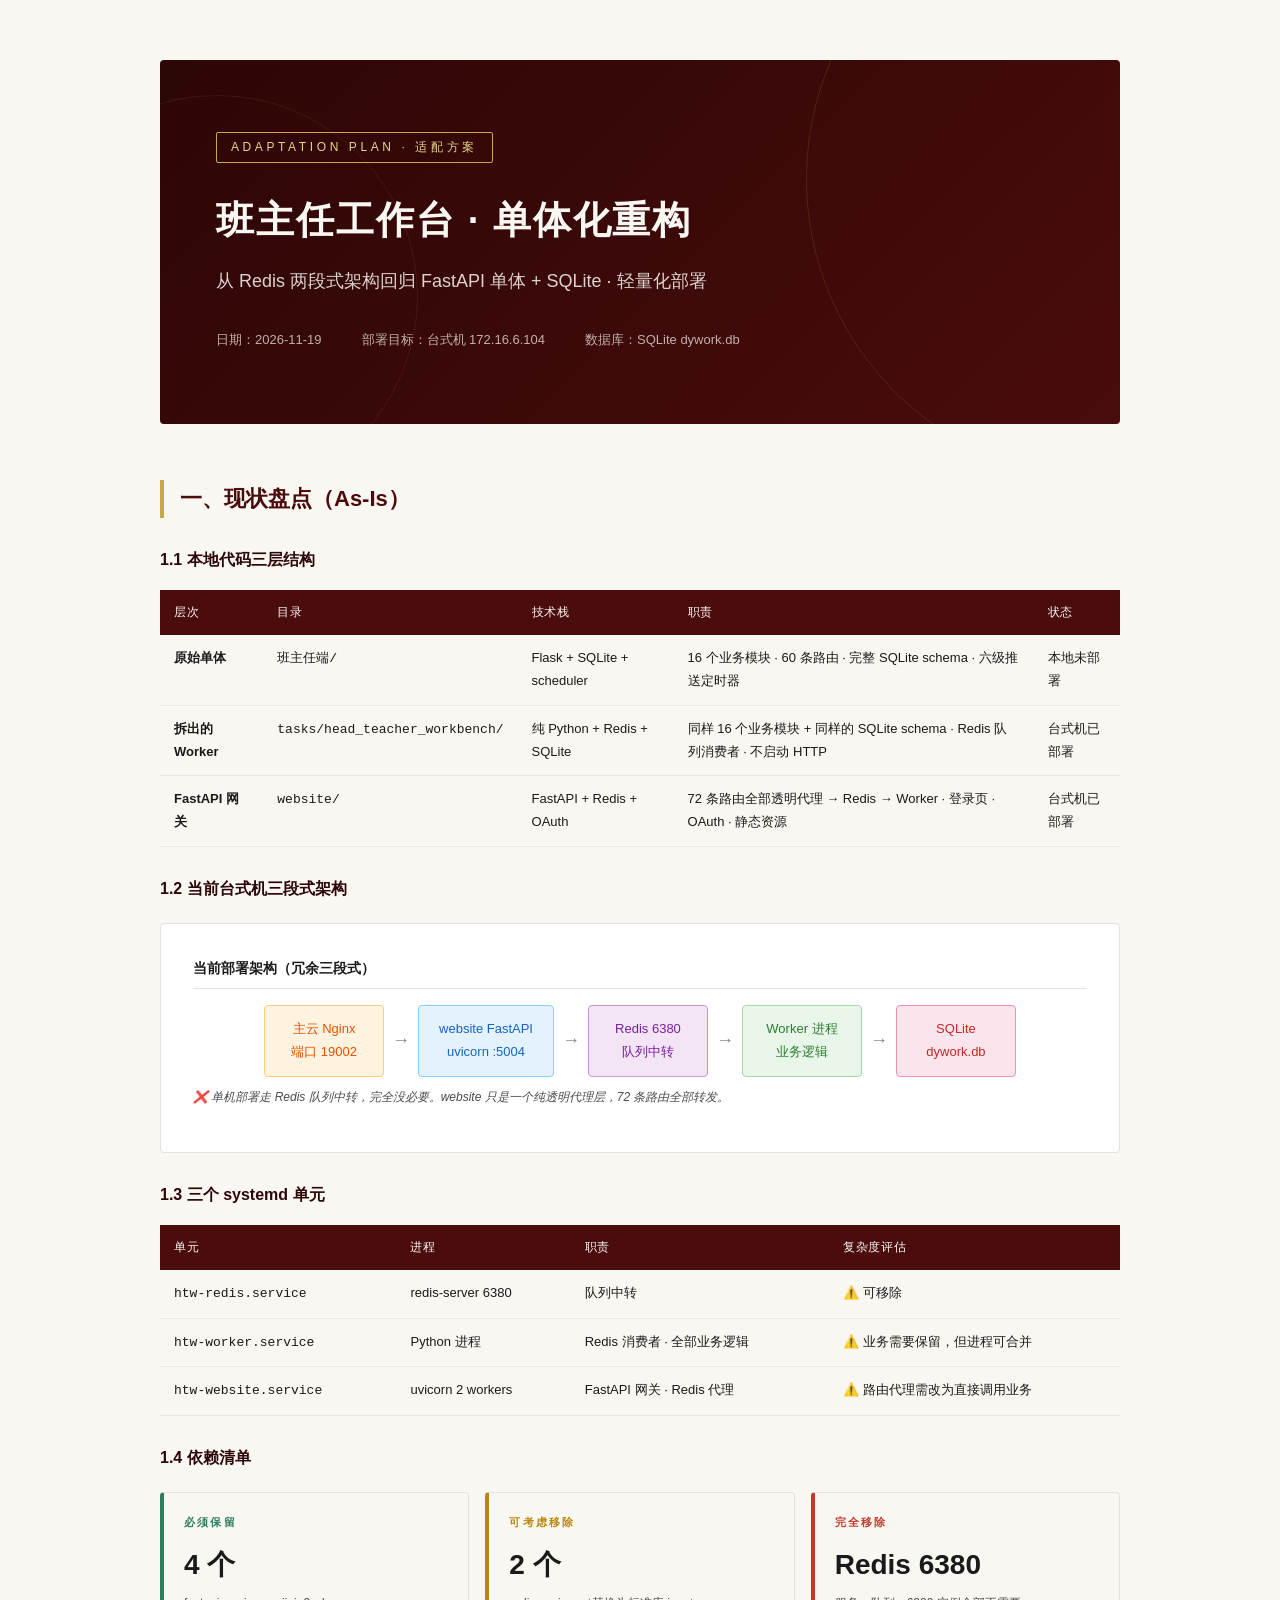
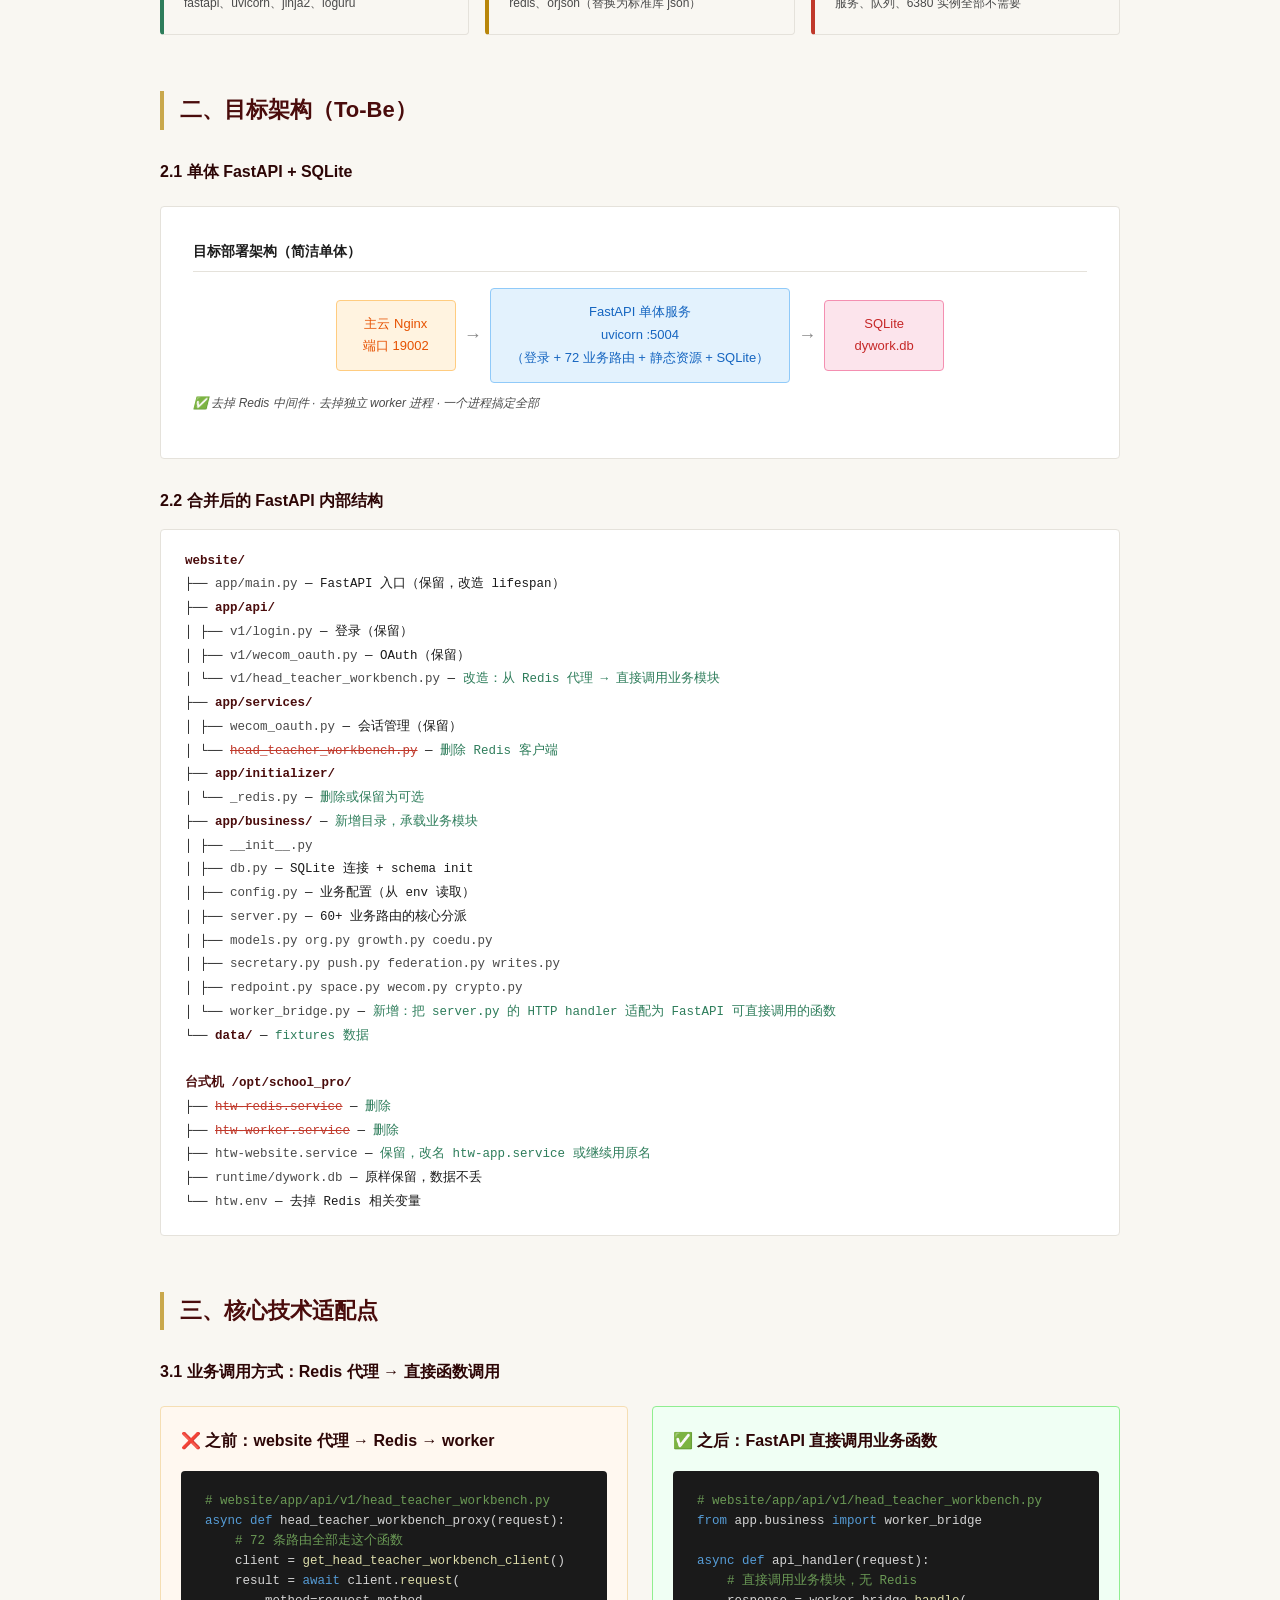
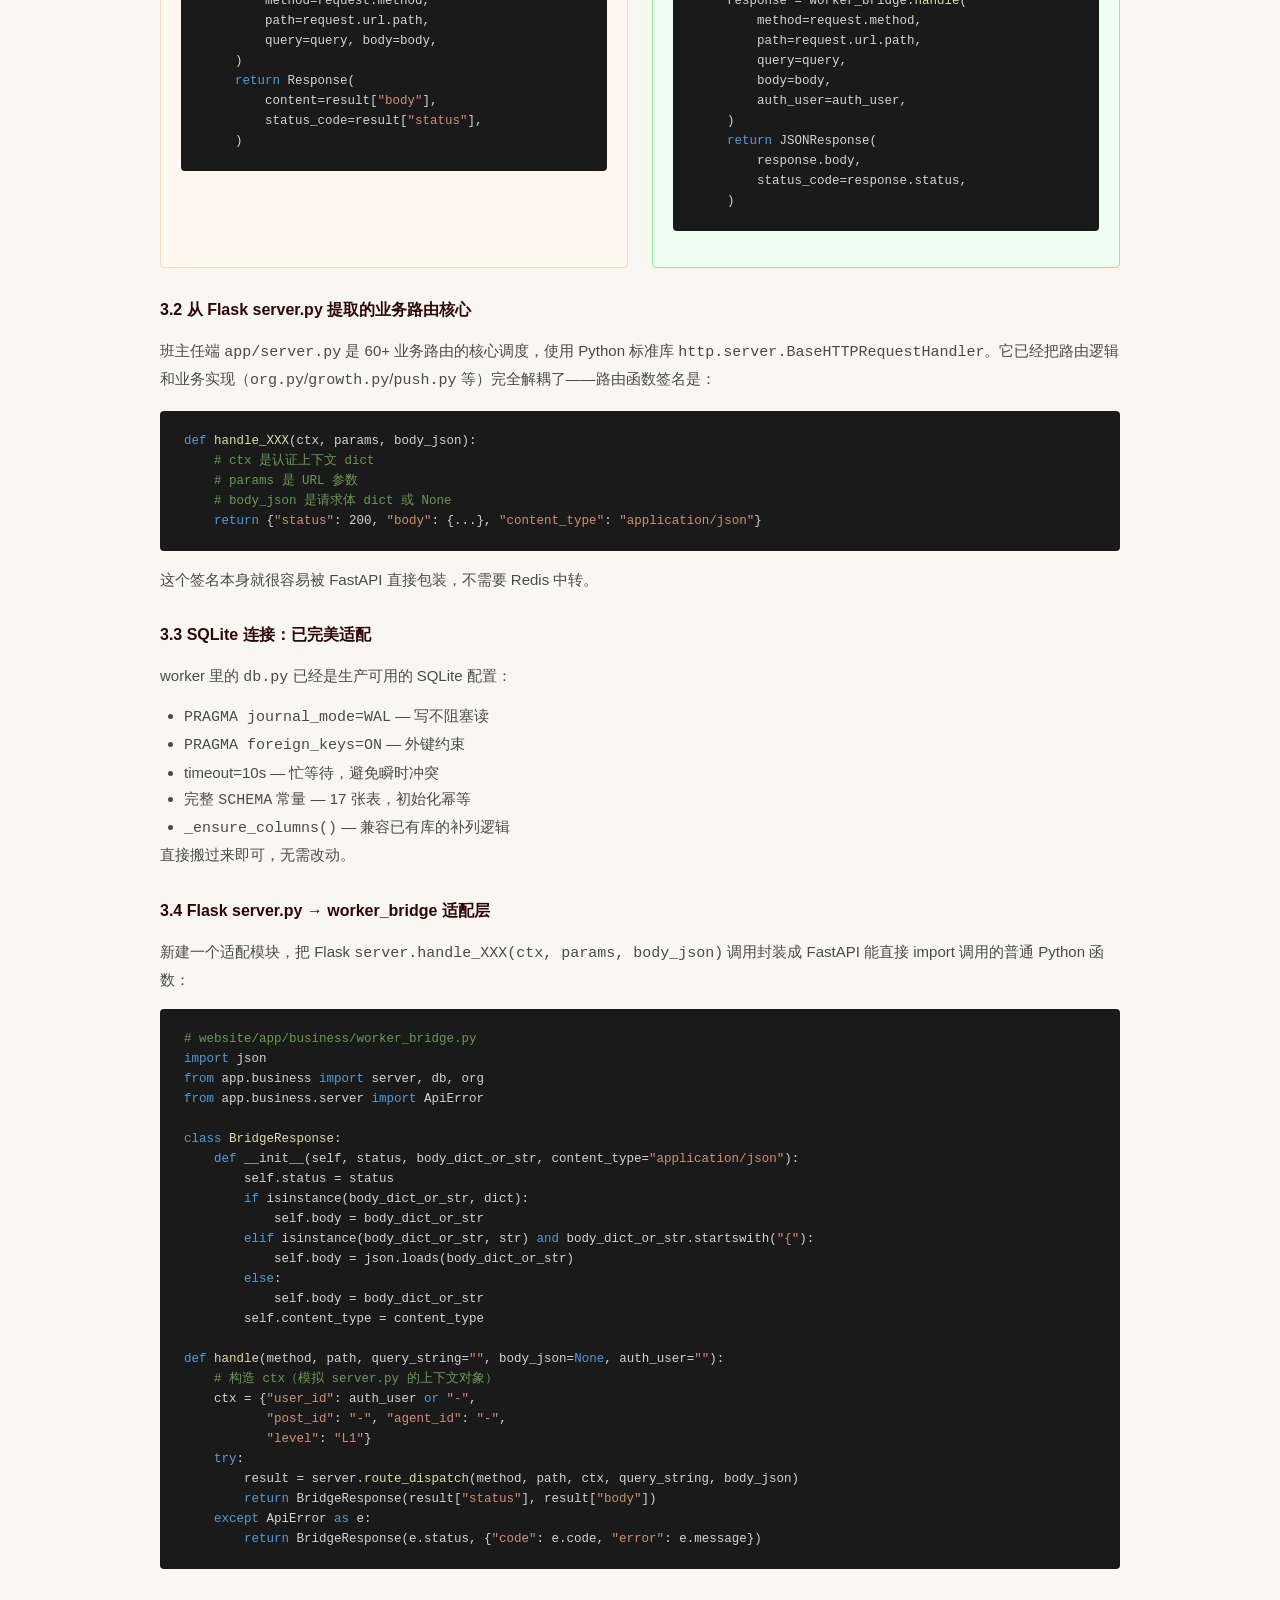
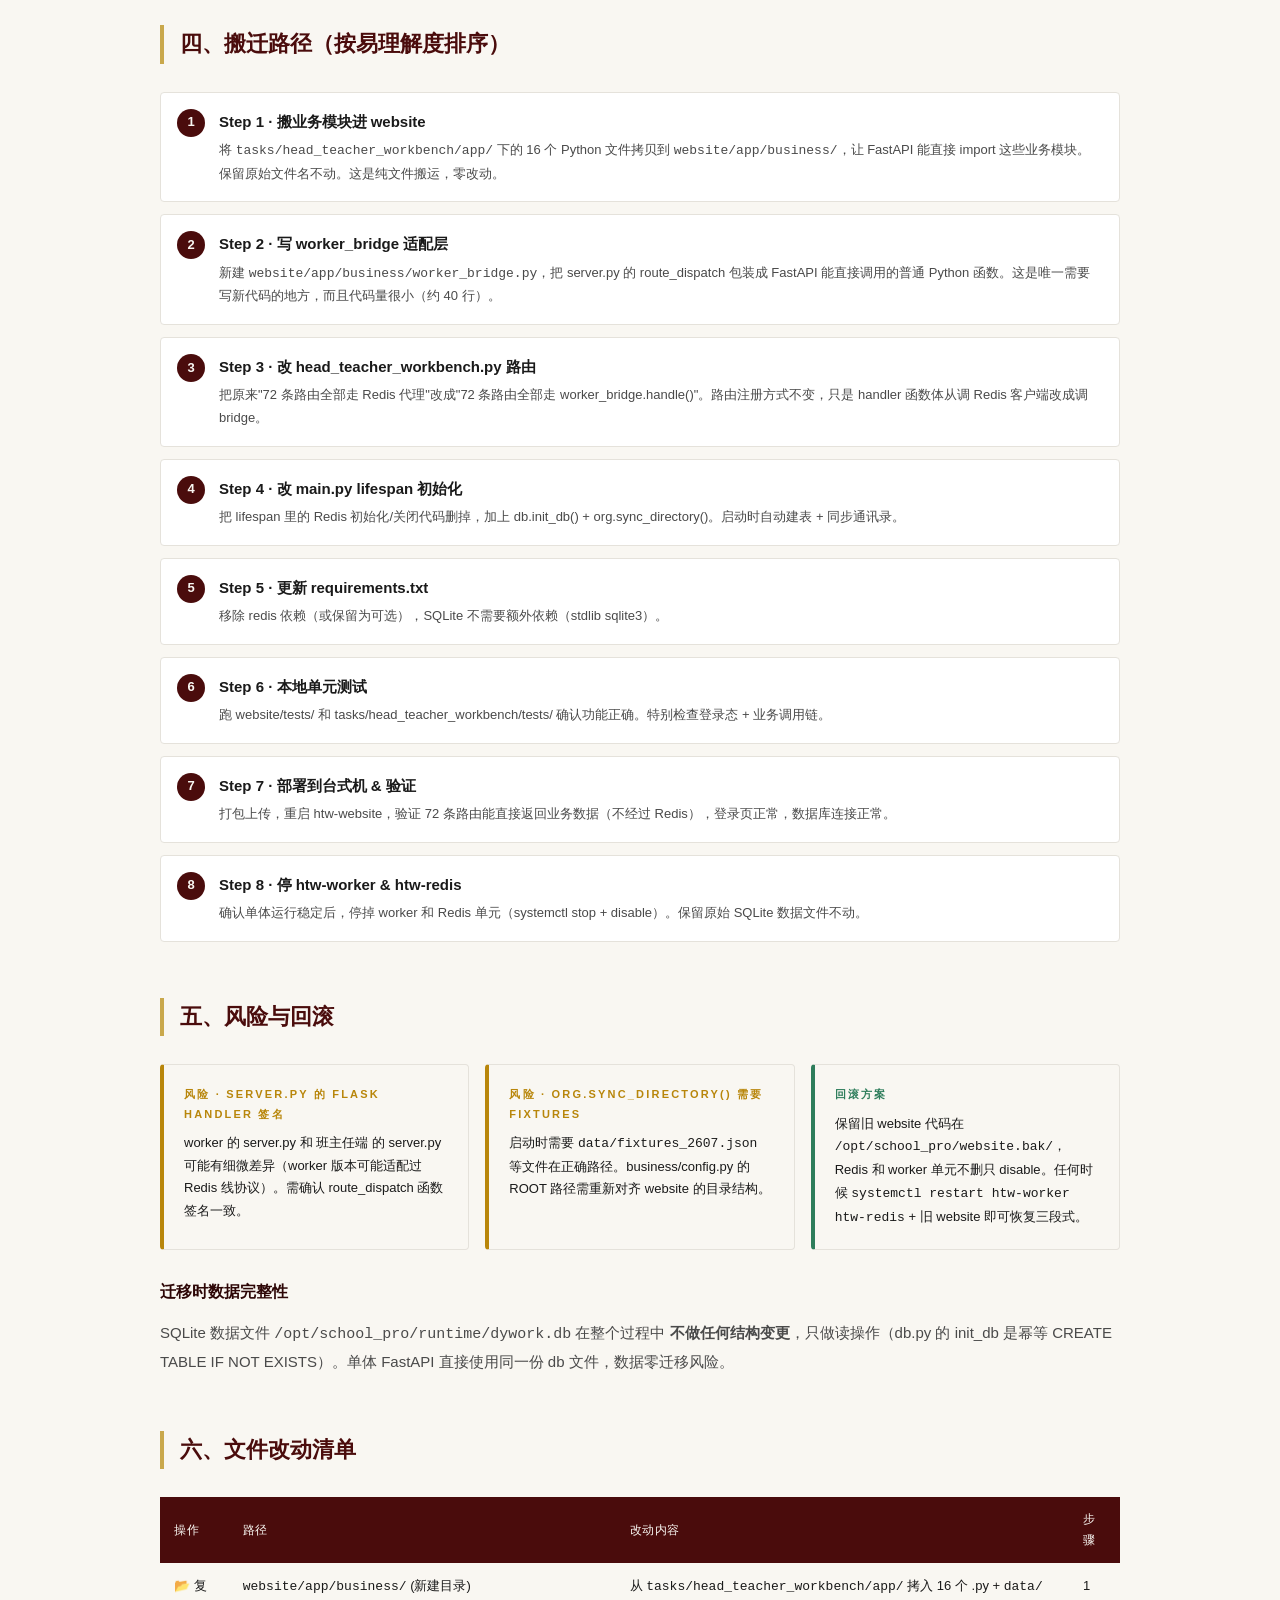
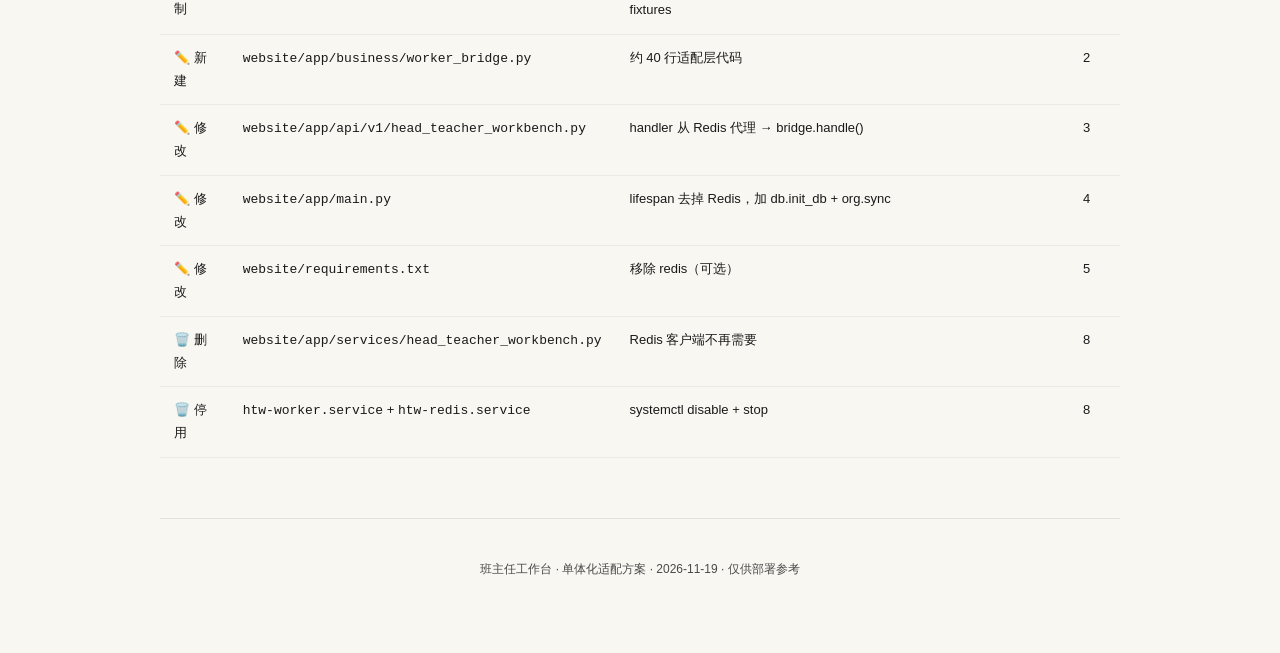
<file: deploy/班主任工作台_单体化适配方案_2026-11-19.html>
<!DOCTYPE html>
<html lang="zh-CN">
<head>
<meta charset="UTF-8">
<meta name="viewport" content="width=device-width, initial-scale=1.0">
<title>班主任工作台 · 单体化适配方案 · 2026-11-19</title>
<style>
  :root {
    --red-primary: #4A0C0C;
    --red-deep: #2D0606;
    --gold: #C9A84C;
    --gold-light: #E7D58B;
    --paper: #F9F7F2;
    --ink: #1A1A1A;
    --ink-soft: #4A4A4A;
    --ok: #2E7D5B;
    --warn: #B8860B;
    --danger: #C0392B;
  }
  * { box-sizing: border-box; margin: 0; padding: 0; }
  body {
    font-family: "PingFang SC", "Microsoft YaHei", "Source Han Sans CN", -apple-system, sans-serif;
    background: var(--paper);
    color: var(--ink);
    line-height: 1.75;
    font-size: 15px;
  }
  .shell { max-width: 1040px; margin: 0 auto; padding: 60px 40px; }
  /* 封面 */
  .cover {
    background: linear-gradient(135deg, var(--red-deep) 0%, var(--red-primary) 100%);
    color: var(--paper);
    padding: 72px 56px;
    border-radius: 4px;
    position: relative;
    overflow: hidden;
    margin-bottom: 56px;
  }
  .cover::before {
    content: "";
    position: absolute;
    top: -50%; right: -30%;
    width: 600px; height: 600px;
    border: 1px solid rgba(201,168,76,0.15);
    border-radius: 50%;
  }
  .cover::after {
    content: "";
    position: absolute;
    bottom: -20%; left: -15%;
    width: 400px; height: 400px;
    border: 1px solid rgba(201,168,76,0.1);
    border-radius: 50%;
  }
  .cover .tag {
    display: inline-block;
    font-size: 12px;
    letter-spacing: 0.3em;
    color: var(--gold-light);
    border: 1px solid var(--gold);
    padding: 4px 14px;
    border-radius: 2px;
    margin-bottom: 24px;
  }
  .cover h1 {
    font-size: 38px;
    font-weight: 600;
    letter-spacing: 0.05em;
    margin-bottom: 12px;
  }
  .cover h2 {
    font-size: 18px;
    font-weight: 400;
    opacity: 0.85;
    margin-bottom: 32px;
  }
  .cover .meta {
    display: flex;
    gap: 40px;
    font-size: 13px;
    opacity: 0.7;
  }
  /* 章节 */
  section { margin-bottom: 56px; }
  section h3 {
    font-size: 22px;
    font-weight: 600;
    color: var(--red-primary);
    border-left: 4px solid var(--gold);
    padding-left: 16px;
    margin-bottom: 28px;
  }
  section h4 {
    font-size: 16px;
    font-weight: 600;
    color: var(--red-deep);
    margin: 28px 0 14px;
  }
  section p { margin-bottom: 12px; color: var(--ink-soft); }
  /* 架构图容器 */
  .arch-box {
    background: white;
    border: 1px solid #E5E2DB;
    border-radius: 4px;
    padding: 32px;
    margin: 20px 0;
  }
  .arch-title {
    font-size: 14px;
    font-weight: 600;
    margin-bottom: 16px;
    padding-bottom: 8px;
    border-bottom: 1px solid #E5E2DB;
  }
  .flow {
    display: flex;
    align-items: center;
    justify-content: center;
    gap: 8px;
    flex-wrap: wrap;
    font-size: 13px;
  }
  .node {
    padding: 12px 20px;
    border-radius: 4px;
    text-align: center;
    min-width: 120px;
    font-weight: 500;
  }
  .node.gateway { background: #FFF3E0; color: #E65100; border: 1px solid #FFCC80; }
  .node.web { background: #E3F2FD; color: #1565C0; border: 1px solid #90CAF9; }
  .node.worker { background: #E8F5E9; color: #2E7D32; border: 1px solid #A5D6A7; }
  .node.db { background: #FCE4EC; color: #C62828; border: 1px solid #F48FB1; }
  .node.mq { background: #F3E5F5; color: #7B1FA2; border: 1px solid #CE93D8; }
  .arrow { color: #888; font-size: 18px; }
  .note {
    font-size: 12px;
    color: var(--ink-soft);
    margin-top: 10px;
    font-style: italic;
  }
  /* 表格 */
  table {
    width: 100%;
    border-collapse: collapse;
    margin: 16px 0;
    font-size: 13px;
  }
  th {
    background: var(--red-primary);
    color: var(--paper);
    padding: 12px 14px;
    text-align: left;
    font-weight: 500;
    font-size: 12px;
    letter-spacing: 0.05em;
  }
  td {
    padding: 12px 14px;
    border-bottom: 1px solid #EDEAE3;
    vertical-align: top;
  }
  tr:hover td { background: rgba(201,168,76,0.06); }
  /* 代码块 */
  pre {
    background: #1A1A1A;
    color: #D4D4D4;
    padding: 20px 24px;
    border-radius: 4px;
    font-family: "JetBrains Mono", "Fira Code", Consolas, monospace;
    font-size: 12.5px;
    line-height: 1.6;
    overflow-x: auto;
    margin: 16px 0;
  }
  pre .c { color: #6A9955; }
  pre .k { color: #569CD6; }
  pre .s { color: #CE9178; }
  pre .f { color: #DCDCAA; }
  /* 高亮卡片 */
  .card-grid {
    display: grid;
    grid-template-columns: repeat(auto-fit, minmax(280px, 1fr));
    gap: 16px;
    margin: 20px 0;
  }
  .card {
    padding: 20px;
    border-radius: 4px;
    border: 1px solid #E5E2DB;
  }
  .card.ok { border-left: 4px solid var(--ok); }
  .card.warn { border-left: 4px solid var(--warn); }
  .card.danger { border-left: 4px solid var(--danger); }
  .card .lbl {
    font-size: 11px;
    letter-spacing: 0.2em;
    text-transform: uppercase;
    font-weight: 600;
    margin-bottom: 8px;
  }
  .card.ok .lbl { color: var(--ok); }
  .card.warn .lbl { color: var(--warn); }
  .card.danger .lbl { color: var(--danger); }
  .card .val { font-size: 28px; font-weight: 600; margin-bottom: 4px; }
  .card .desc { font-size: 12px; color: var(--ink-soft); }
  /* 搬迁步骤 */
  .step-list { list-style: none; counter-reset: step; }
  .step-list li {
    counter-increment: step;
    position: relative;
    padding: 16px 20px 16px 58px;
    border: 1px solid #E5E2DB;
    border-radius: 4px;
    margin-bottom: 12px;
    background: white;
  }
  .step-list li::before {
    content: counter(step);
    position: absolute;
    left: 16px;
    top: 16px;
    width: 28px; height: 28px;
    border-radius: 50%;
    background: var(--red-primary);
    color: var(--paper);
    display: flex;
    align-items: center;
    justify-content: center;
    font-size: 13px;
    font-weight: 600;
  }
  .step-list .step-title { font-weight: 600; margin-bottom: 4px; }
  .step-list .step-desc { font-size: 13px; color: var(--ink-soft); }
  /* 文件树 */
  .tree {
    font-family: "JetBrains Mono", Consolas, monospace;
    font-size: 12.5px;
    background: white;
    padding: 20px 24px;
    border-radius: 4px;
    border: 1px solid #E5E2DB;
    line-height: 1.9;
  }
  .tree .d { color: var(--red-primary); font-weight: 600; }
  .tree .f { color: var(--ink-soft); }
  .tree .removed { color: var(--danger); text-decoration: line-through; }
  .tree .added { color: var(--ok); }
  /* 对比列 */
  .compare { display: grid; grid-template-columns: 1fr 1fr; gap: 24px; margin: 20px 0; }
  .compare-col { padding: 20px; border-radius: 4px; }
  .compare-col.before { background: #FFF8F0; border: 1px solid #F5DEB3; }
  .compare-col.after { background: #F0FFF4; border: 1px solid #90EE90; }
  .compare-col h4 { margin: 0 0 12px !important; border-left: 0 !important; padding: 0 !important; }
  /* 页脚 */
  footer {
    text-align: center;
    padding: 40px;
    color: var(--ink-soft);
    font-size: 12px;
    border-top: 1px solid #E5E2DB;
    margin-top: 60px;
  }
</style>
</head>
<body>
<div class="shell">

<!-- 封面 -->
<div class="cover">
  <span class="tag">ADAPTATION PLAN · 适配方案</span>
  <h1>班主任工作台 · 单体化重构</h1>
  <h2>从 Redis 两段式架构回归 FastAPI 单体 + SQLite · 轻量化部署</h2>
  <div class="meta">
    <span>日期：2026-11-19</span>
    <span>部署目标：台式机 172.16.6.104</span>
    <span>数据库：SQLite dywork.db</span>
  </div>
</div>

<!-- 一、现状 -->
<section>
  <h3>一、现状盘点（As-Is）</h3>

  <h4>1.1 本地代码三层结构</h4>
  <table>
    <tr><th>层次</th><th>目录</th><th>技术栈</th><th>职责</th><th>状态</th></tr>
    <tr>
      <td><strong>原始单体</strong></td>
      <td><code>班主任端/</code></td>
      <td>Flask + SQLite + scheduler</td>
      <td>16 个业务模块 · 60 条路由 · 完整 SQLite schema · 六级推送定时器</td>
      <td>本地未部署</td>
    </tr>
    <tr>
      <td><strong>拆出的 Worker</strong></td>
      <td><code>tasks/head_teacher_workbench/</code></td>
      <td>纯 Python + Redis + SQLite</td>
      <td>同样 16 个业务模块 + 同样的 SQLite schema · Redis 队列消费者 · 不启动 HTTP</td>
      <td>台式机已部署</td>
    </tr>
    <tr>
      <td><strong>FastAPI 网关</strong></td>
      <td><code>website/</code></td>
      <td>FastAPI + Redis + OAuth</td>
      <td>72 条路由全部透明代理 → Redis → Worker · 登录页 · OAuth · 静态资源</td>
      <td>台式机已部署</td>
    </tr>
  </table>

  <h4>1.2 当前台式机三段式架构</h4>
  <div class="arch-box">
    <div class="arch-title">当前部署架构（冗余三段式）</div>
    <div class="flow">
      <div class="node gateway">主云 Nginx<br>端口 19002</div>
      <span class="arrow">→</span>
      <div class="node web">website FastAPI<br>uvicorn :5004</div>
      <span class="arrow">→</span>
      <div class="node mq">Redis 6380<br>队列中转</div>
      <span class="arrow">→</span>
      <div class="node worker">Worker 进程<br>业务逻辑</div>
      <span class="arrow">→</span>
      <div class="node db">SQLite<br>dywork.db</div>
    </div>
    <p class="note">❌ 单机部署走 Redis 队列中转，完全没必要。website 只是一个纯透明代理层，72 条路由全部转发。</p>
  </div>

  <h4>1.3 三个 systemd 单元</h4>
  <table>
    <tr><th>单元</th><th>进程</th><th>职责</th><th>复杂度评估</th></tr>
    <tr><td><code>htw-redis.service</code></td><td>redis-server 6380</td><td>队列中转</td><td>⚠️ 可移除</td></tr>
    <tr><td><code>htw-worker.service</code></td><td>Python 进程</td><td>Redis 消费者 · 全部业务逻辑</td><td>⚠️ 业务需要保留，但进程可合并</td></tr>
    <tr><td><code>htw-website.service</code></td><td>uvicorn 2 workers</td><td>FastAPI 网关 · Redis 代理</td><td>⚠️ 路由代理需改为直接调用业务</td></tr>
  </table>

  <h4>1.4 依赖清单</h4>
  <div class="card-grid">
    <div class="card ok">
      <div class="lbl">必须保留</div>
      <div class="val">4 个</div>
      <div class="desc">fastapi、uvicorn、jinja2、loguru</div>
    </div>
    <div class="card warn">
      <div class="lbl">可考虑移除</div>
      <div class="val">2 个</div>
      <div class="desc">redis、orjson（替换为标准库 json）</div>
    </div>
    <div class="card danger">
      <div class="lbl">完全移除</div>
      <div class="val">Redis 6380</div>
      <div class="desc">服务、队列、6380 实例全部不需要</div>
    </div>
  </div>
</section>

<!-- 二、目标架构 -->
<section>
  <h3>二、目标架构（To-Be）</h3>

  <h4>2.1 单体 FastAPI + SQLite</h4>
  <div class="arch-box">
    <div class="arch-title">目标部署架构（简洁单体）</div>
    <div class="flow">
      <div class="node gateway">主云 Nginx<br>端口 19002</div>
      <span class="arrow">→</span>
      <div class="node web" style="min-width:260px">FastAPI 单体服务<br>uvicorn :5004<br>（登录 + 72 业务路由 + 静态资源 + SQLite）</div>
      <span class="arrow">→</span>
      <div class="node db">SQLite<br>dywork.db</div>
    </div>
    <p class="note">✅ 去掉 Redis 中间件 · 去掉独立 worker 进程 · 一个进程搞定全部</p>
  </div>

  <h4>2.2 合并后的 FastAPI 内部结构</h4>
  <div class="tree">
    <span class="d">website/</span><br>
    ├── <span class="f">app/main.py</span> — FastAPI 入口（保留，改造 lifespan）<br>
    ├── <span class="d">app/api/</span><br>
    │   ├── <span class="f">v1/login.py</span> — 登录（保留）<br>
    │   ├── <span class="f">v1/wecom_oauth.py</span> — OAuth（保留）<br>
    │   └── <span class="f">v1/head_teacher_workbench.py</span> — <span class="added">改造：从 Redis 代理 → 直接调用业务模块</span><br>
    ├── <span class="d">app/services/</span><br>
    │   ├── <span class="f">wecom_oauth.py</span> — 会话管理（保留）<br>
    │   └── <span class="removed">head_teacher_workbench.py</span> — <span class="added">删除 Redis 客户端</span><br>
    ├── <span class="d">app/initializer/</span><br>
    │   └── <span class="f">_redis.py</span> — <span class="added">删除或保留为可选</span><br>
    ├── <span class="d">app/business/</span> — <span class="added">新增目录，承载业务模块</span><br>
    │   ├── <span class="f">__init__.py</span><br>
    │   ├── <span class="f">db.py</span> — SQLite 连接 + schema init<br>
    │   ├── <span class="f">config.py</span> — 业务配置（从 env 读取）<br>
    │   ├── <span class="f">server.py</span> — 60+ 业务路由的核心分派<br>
    │   ├── <span class="f">models.py</span><span class="f"> org.py</span><span class="f"> growth.py</span><span class="f"> coedu.py</span><br>
    │   ├── <span class="f">secretary.py</span><span class="f"> push.py</span><span class="f"> federation.py</span><span class="f"> writes.py</span><br>
    │   ├── <span class="f">redpoint.py</span><span class="f"> space.py</span><span class="f"> wecom.py</span><span class="f"> crypto.py</span><br>
    │   └── <span class="f">worker_bridge.py</span> — <span class="added">新增：把 server.py 的 HTTP handler 适配为 FastAPI 可直接调用的函数</span><br>
    └── <span class="d">data/</span> — <span class="added">fixtures 数据</span><br>
    <br>
    <span class="d">台式机 /opt/school_pro/</span><br>
    ├── <span class="removed">htw-redis.service</span> — <span class="added">删除</span><br>
    ├── <span class="removed">htw-worker.service</span> — <span class="added">删除</span><br>
    ├── <span class="f">htw-website.service</span> — <span class="added">保留，改名 htw-app.service 或继续用原名</span><br>
    ├── <span class="f">runtime/dywork.db</span> — 原样保留，数据不丢<br>
    └── <span class="f">htw.env</span> — 去掉 Redis 相关变量
  </div>
</section>

<!-- 三、核心技术适配 -->
<section>
  <h3>三、核心技术适配点</h3>

  <h4>3.1 业务调用方式：Redis 代理 → 直接函数调用</h4>
  <div class="compare">
    <div class="compare-col before">
      <h4>❌ 之前：website 代理 → Redis → worker</h4>
      <pre><span class="c"># website/app/api/v1/head_teacher_workbench.py</span>
<span class="k">async def</span> head_teacher_workbench_proxy(request):
    <span class="c"># 72 条路由全部走这个函数</span>
    client = <span class="f">get_head_teacher_workbench_client</span>()
    result = <span class="k">await</span> client.<span class="f">request</span>(
        method=request.method,
        path=request.url.path,
        query=query, body=body,
    )
    <span class="k">return</span> Response(
        content=result[<span class="s">"body"</span>],
        status_code=result[<span class="s">"status"</span>],
    )</pre>
    </div>
    <div class="compare-col after">
      <h4>✅ 之后：FastAPI 直接调用业务函数</h4>
      <pre><span class="c"># website/app/api/v1/head_teacher_workbench.py</span>
<span class="k">from</span> app.business <span class="k">import</span> worker_bridge

<span class="k">async def</span> api_handler(request):
    <span class="c"># 直接调用业务模块，无 Redis</span>
    response = worker_bridge.<span class="f">handle</span>(
        method=request.method,
        path=request.url.path,
        query=query,
        body=body,
        auth_user=auth_user,
    )
    <span class="k">return</span> JSONResponse(
        response.body,
        status_code=response.status,
    )</pre>
    </div>
  </div>

  <h4>3.2 从 Flask server.py 提取的业务路由核心</h4>
  <p>班主任端 <code>app/server.py</code> 是 60+ 业务路由的核心调度，使用 Python 标准库 <code>http.server.BaseHTTPRequestHandler</code>。它已经把路由逻辑和业务实现（<code>org.py</code>/<code>growth.py</code>/<code>push.py</code> 等）完全解耦了——路由函数签名是：</p>
  <pre><span class="k">def</span> <span class="f">handle_XXX</span>(ctx, params, body_json):
    <span class="c"># ctx 是认证上下文 dict</span>
    <span class="c"># params 是 URL 参数</span>
    <span class="c"># body_json 是请求体 dict 或 None</span>
    <span class="k">return</span> {<span class="s">"status"</span>: 200, <span class="s">"body"</span>: {...}, <span class="s">"content_type"</span>: <span class="s">"application/json"</span>}</pre>
  <p>这个签名本身就很容易被 FastAPI 直接包装，不需要 Redis 中转。</p>

  <h4>3.3 SQLite 连接：已完美适配</h4>
  <p>worker 里的 <code>db.py</code> 已经是生产可用的 SQLite 配置：</p>
  <ul style="padding-left: 24px; color: var(--ink-soft);">
    <li><code>PRAGMA journal_mode=WAL</code> — 写不阻塞读</li>
    <li><code>PRAGMA foreign_keys=ON</code> — 外键约束</li>
    <li>timeout=10s — 忙等待，避免瞬时冲突</li>
    <li>完整 <code>SCHEMA</code> 常量 — 17 张表，初始化幂等</li>
    <li><code>_ensure_columns()</code> — 兼容已有库的补列逻辑</li>
  </ul>
  <p>直接搬过来即可，无需改动。</p>

  <h4>3.4 Flask server.py → worker_bridge 适配层</h4>
  <p>新建一个适配模块，把 Flask <code>server.handle_XXX(ctx, params, body_json)</code> 调用封装成 FastAPI 能直接 import 调用的普通 Python 函数：</p>
  <pre><span class="c"># website/app/business/worker_bridge.py</span>
<span class="k">import</span> json
<span class="k">from</span> app.business <span class="k">import</span> server, db, org
<span class="k">from</span> app.business.server <span class="k">import</span> ApiError

<span class="k">class</span> <span class="f">BridgeResponse</span>:
    <span class="k">def</span> __init__(self, status, body_dict_or_str, content_type=<span class="s">"application/json"</span>):
        self.status = status
        <span class="k">if</span> isinstance(body_dict_or_str, dict):
            self.body = body_dict_or_str
        <span class="k">elif</span> isinstance(body_dict_or_str, str) <span class="k">and</span> body_dict_or_str.startswith(<span class="s">"{"</span>):
            self.body = json.loads(body_dict_or_str)
        <span class="k">else</span>:
            self.body = body_dict_or_str
        self.content_type = content_type

<span class="k">def</span> <span class="f">handle</span>(method, path, query_string=<span class="s">""</span>, body_json=<span class="k">None</span>, auth_user=<span class="s">""</span>):
    <span class="c"># 构造 ctx（模拟 server.py 的上下文对象）</span>
    ctx = {<span class="s">"user_id"</span>: auth_user <span class="k">or</span> <span class="s">"-"</span>,
           <span class="s">"post_id"</span>: <span class="s">"-"</span>, <span class="s">"agent_id"</span>: <span class="s">"-"</span>,
           <span class="s">"level"</span>: <span class="s">"L1"</span>}
    <span class="k">try</span>:
        result = server.<span class="f">route_dispatch</span>(method, path, ctx, query_string, body_json)
        <span class="k">return</span> BridgeResponse(result[<span class="s">"status"</span>], result[<span class="s">"body"</span>])
    <span class="k">except</span> ApiError <span class="k">as</span> e:
        <span class="k">return</span> BridgeResponse(e.status, {<span class="s">"code"</span>: e.code, <span class="s">"error"</span>: e.message})</pre>
</section>

<!-- 四、搬迁路径 -->
<section>
  <h3>四、搬迁路径（按易理解度排序）</h3>

  <ol class="step-list">
    <li>
      <div class="step-title">Step 1 · 搬业务模块进 website</div>
      <div class="step-desc">将 <code>tasks/head_teacher_workbench/app/</code> 下的 16 个 Python 文件拷贝到 <code>website/app/business/</code>，让 FastAPI 能直接 import 这些业务模块。保留原始文件名不动。这是纯文件搬运，零改动。</div>
    </li>
    <li>
      <div class="step-title">Step 2 · 写 worker_bridge 适配层</div>
      <div class="step-desc">新建 <code>website/app/business/worker_bridge.py</code>，把 server.py 的 route_dispatch 包装成 FastAPI 能直接调用的普通 Python 函数。这是唯一需要写新代码的地方，而且代码量很小（约 40 行）。</div>
    </li>
    <li>
      <div class="step-title">Step 3 · 改 head_teacher_workbench.py 路由</div>
      <div class="step-desc">把原来"72 条路由全部走 Redis 代理"改成"72 条路由全部走 worker_bridge.handle()"。路由注册方式不变，只是 handler 函数体从调 Redis 客户端改成调 bridge。</div>
    </li>
    <li>
      <div class="step-title">Step 4 · 改 main.py lifespan 初始化</div>
      <div class="step-desc">把 lifespan 里的 Redis 初始化/关闭代码删掉，加上 db.init_db() + org.sync_directory()。启动时自动建表 + 同步通讯录。</div>
    </li>
    <li>
      <div class="step-title">Step 5 · 更新 requirements.txt</div>
      <div class="step-desc">移除 redis 依赖（或保留为可选），SQLite 不需要额外依赖（stdlib sqlite3）。</div>
    </li>
    <li>
      <div class="step-title">Step 6 · 本地单元测试</div>
      <div class="step-desc">跑 website/tests/ 和 tasks/head_teacher_workbench/tests/ 确认功能正确。特别检查登录态 + 业务调用链。</div>
    </li>
    <li>
      <div class="step-title">Step 7 · 部署到台式机 & 验证</div>
      <div class="step-desc">打包上传，重启 htw-website，验证 72 条路由能直接返回业务数据（不经过 Redis），登录页正常，数据库连接正常。</div>
    </li>
    <li>
      <div class="step-title">Step 8 · 停 htw-worker & htw-redis</div>
      <div class="step-desc">确认单体运行稳定后，停掉 worker 和 Redis 单元（systemctl stop + disable）。保留原始 SQLite 数据文件不动。</div>
    </li>
  </ol>
</section>

<!-- 五、风险与回滚 -->
<section>
  <h3>五、风险与回滚</h3>

  <div class="card-grid">
    <div class="card warn">
      <div class="lbl">风险 · server.py 的 Flask Handler 签名</div>
      <div style="font-size:13px;margin-top:8px">worker 的 server.py 和 班主任端 的 server.py 可能有细微差异（worker 版本可能适配过 Redis 线协议）。需确认 route_dispatch 函数签名一致。</div>
    </div>
    <div class="card warn">
      <div class="lbl">风险 · org.sync_directory() 需要 fixtures</div>
      <div style="font-size:13px;margin-top:8px">启动时需要 <code>data/fixtures_2607.json</code> 等文件在正确路径。business/config.py 的 ROOT 路径需重新对齐 website 的目录结构。</div>
    </div>
    <div class="card ok">
      <div class="lbl">回滚方案</div>
      <div style="font-size:13px;margin-top:8px">保留旧 website 代码在 <code>/opt/school_pro/website.bak/</code>，Redis 和 worker 单元不删只 disable。任何时候 <code>systemctl restart htw-worker htw-redis</code> + 旧 website 即可恢复三段式。</div>
    </div>
  </div>

  <h4>迁移时数据完整性</h4>
  <p>SQLite 数据文件 <code>/opt/school_pro/runtime/dywork.db</code> 在整个过程中 <strong>不做任何结构变更</strong>，只做读操作（db.py 的 init_db 是幂等 CREATE TABLE IF NOT EXISTS）。单体 FastAPI 直接使用同一份 db 文件，数据零迁移风险。</p>
</section>

<!-- 六、文件改动清单 -->
<section>
  <h3>六、文件改动清单</h3>

  <table>
    <tr><th>操作</th><th>路径</th><th>改动内容</th><th>步骤</th></tr>
    <tr><td>📂 复制</td><td><code>website/app/business/</code> (新建目录)</td><td>从 <code>tasks/head_teacher_workbench/app/</code> 拷入 16 个 .py + <code>data/</code> fixtures</td><td>1</td></tr>
    <tr><td>✏️ 新建</td><td><code>website/app/business/worker_bridge.py</code></td><td>约 40 行适配层代码</td><td>2</td></tr>
    <tr><td>✏️ 修改</td><td><code>website/app/api/v1/head_teacher_workbench.py</code></td><td>handler 从 Redis 代理 → bridge.handle()</td><td>3</td></tr>
    <tr><td>✏️ 修改</td><td><code>website/app/main.py</code></td><td>lifespan 去掉 Redis，加 db.init_db + org.sync</td><td>4</td></tr>
    <tr><td>✏️ 修改</td><td><code>website/requirements.txt</code></td><td>移除 redis（可选）</td><td>5</td></tr>
    <tr><td>🗑️ 删除</td><td><code>website/app/services/head_teacher_workbench.py</code></td><td>Redis 客户端不再需要</td><td>8</td></tr>
    <tr><td>🗑️ 停用</td><td><code>htw-worker.service</code> + <code>htw-redis.service</code></td><td>systemctl disable + stop</td><td>8</td></tr>
  </table>
</section>

<footer>
  班主任工作台 · 单体化适配方案 · 2026-11-19 · 仅供部署参考
</footer>

</div>
</body>
</html>
</file>
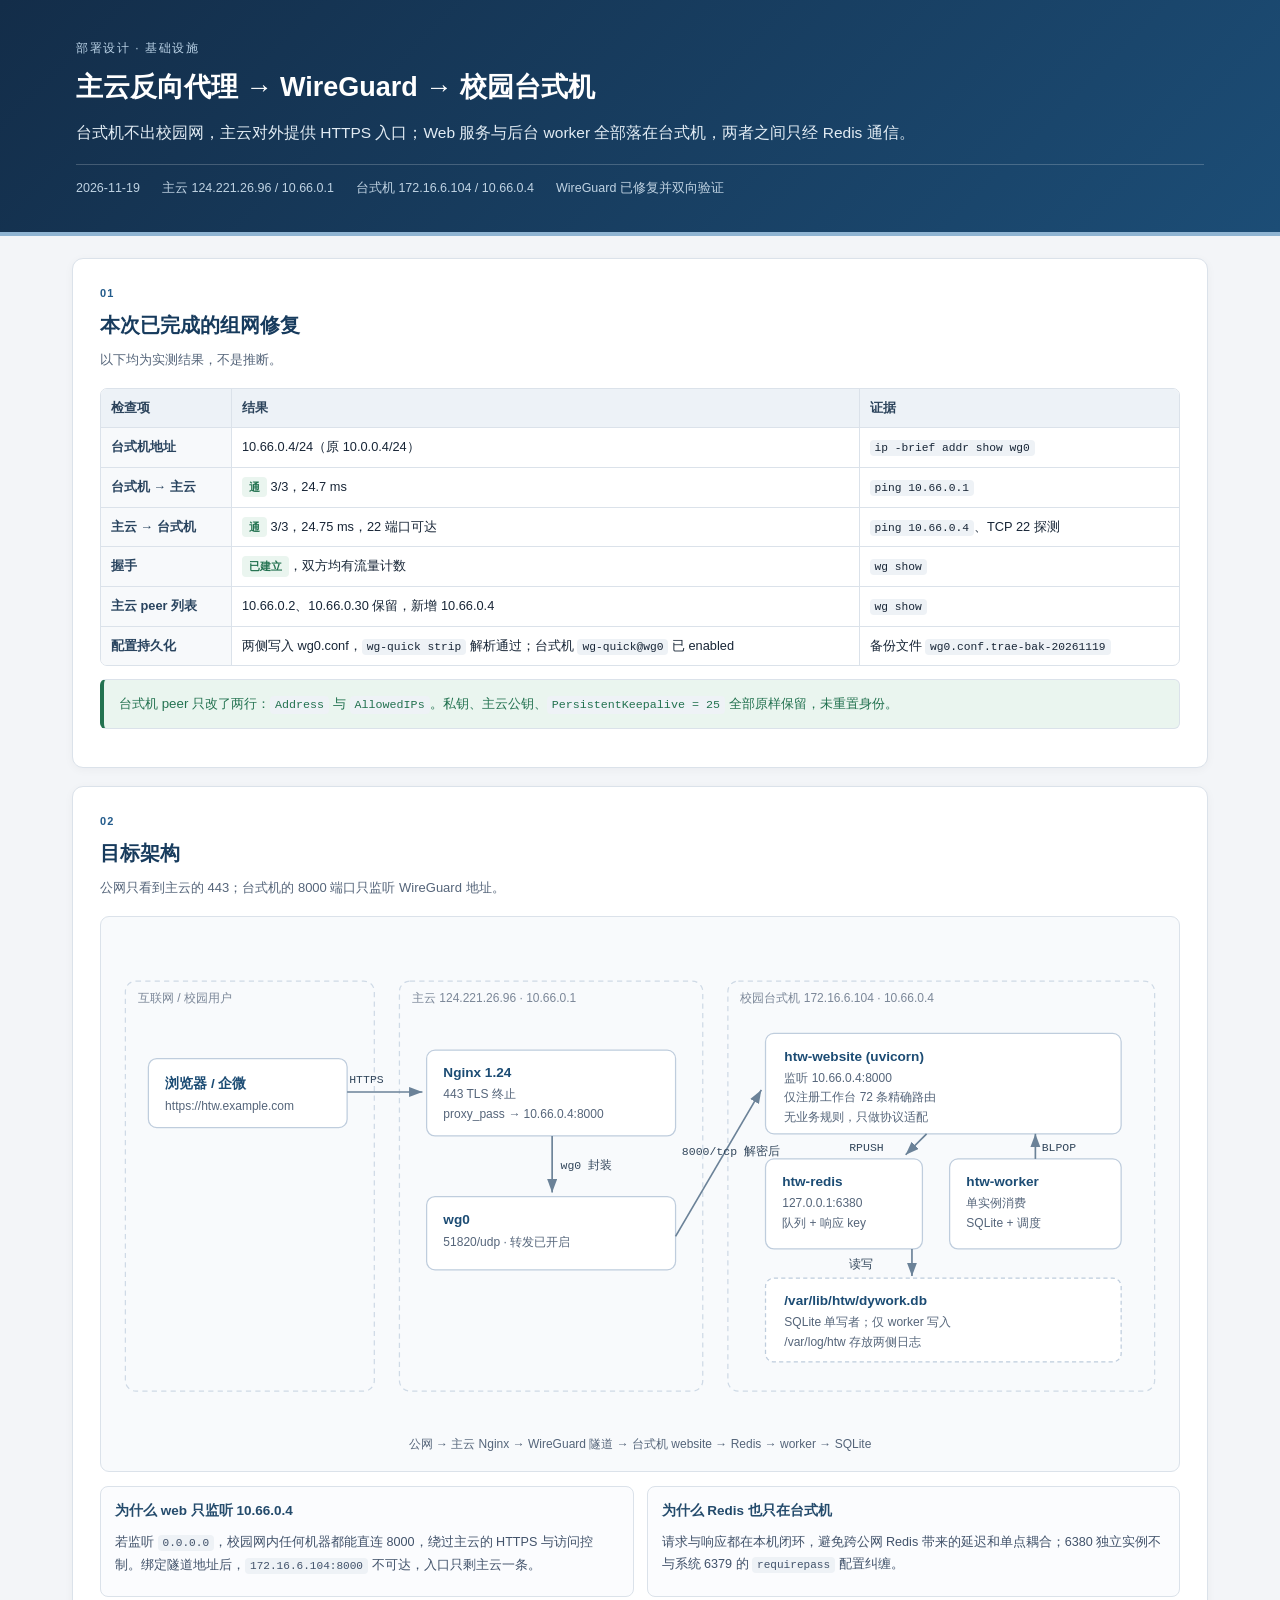
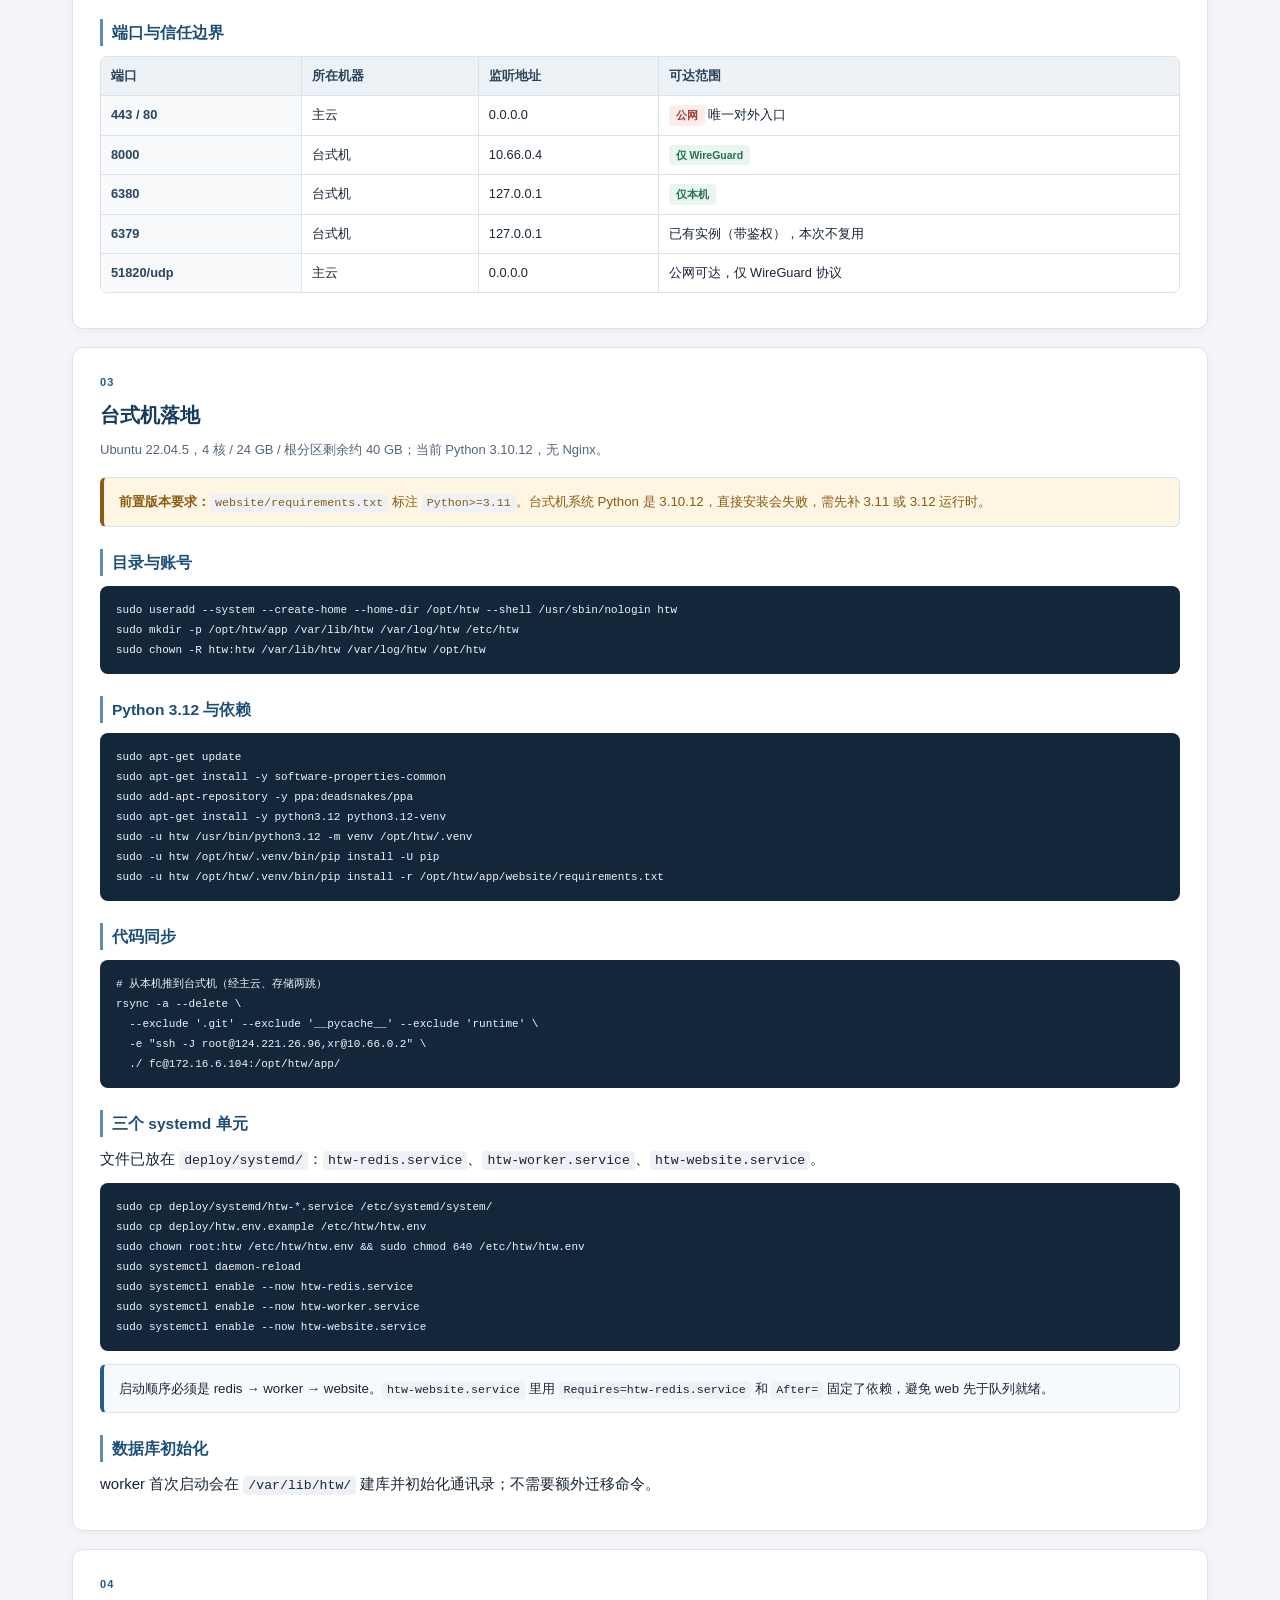
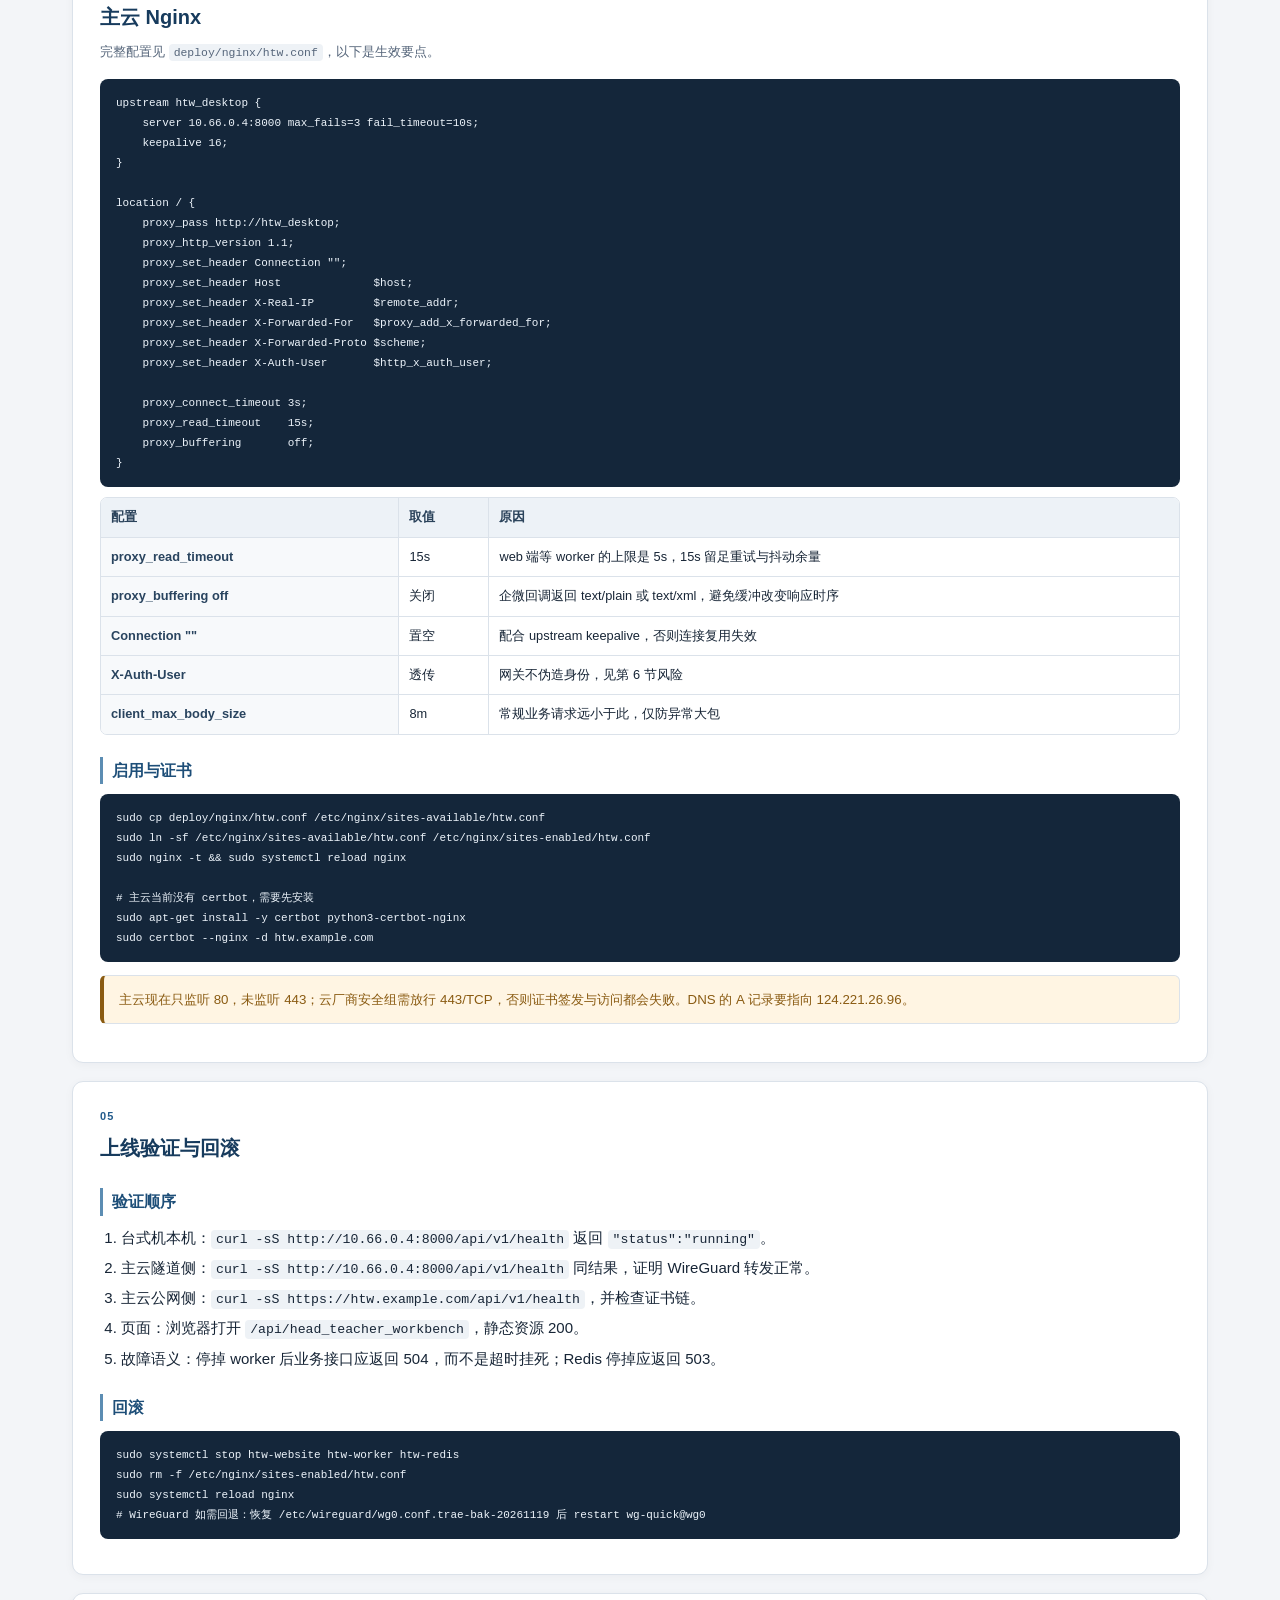
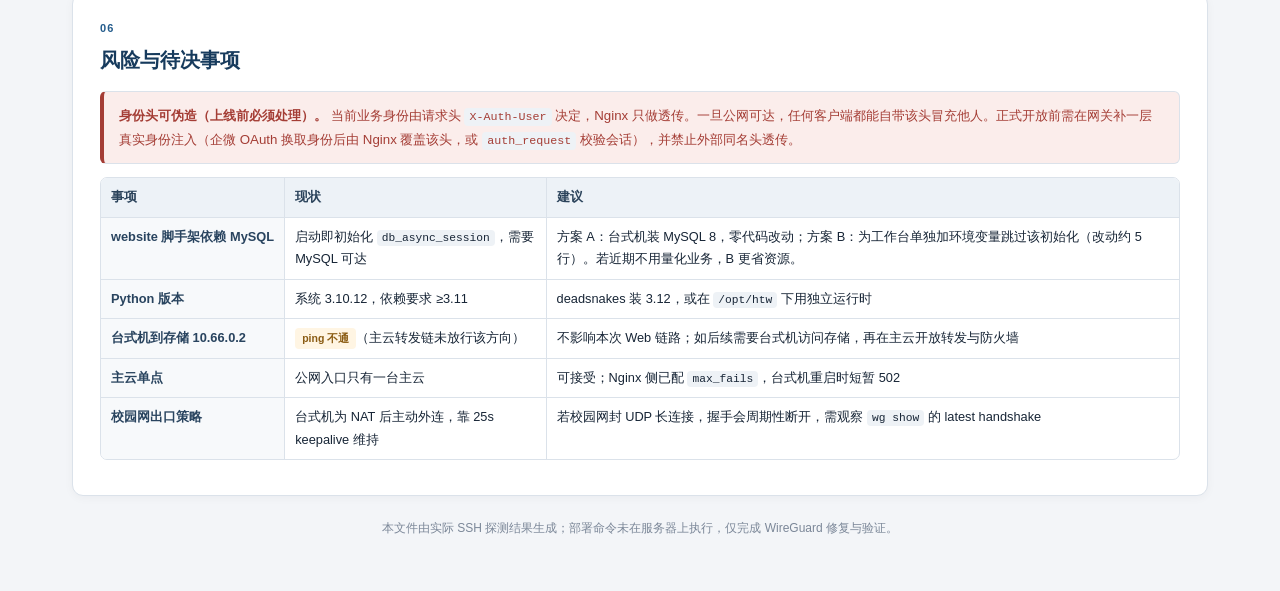
<file: deploy/部署设计_主云反代台式机_2026-11-19.html>
<!DOCTYPE html>
<html lang="zh-CN">
<head>
<meta charset="utf-8">
<meta name="viewport" content="width=device-width,initial-scale=1">
<title>服务部署设计：主云反代 → WireGuard → 校园台式机（2026-11-19）</title>
<style>
  :root{
    --ink:#172536;--sub:#55657a;--muted:#7b8798;--line:#dbe2ea;--bg:#f3f5f8;--card:#fff;
    --navy:#163a5f;--blue:#245c8c;--blue-soft:#eaf1f8;--green:#237250;--green-soft:#eaf5ef;
    --amber:#8a5b12;--amber-soft:#fff5e3;--red:#a43d35;--red-soft:#fbedeb;--code:#eef2f6;
  }
  *{box-sizing:border-box}
  body{margin:0;background:var(--bg);color:var(--ink);font:15px/1.75 "Microsoft YaHei","PingFang SC",-apple-system,"Segoe UI",sans-serif}
  code{font-family:Consolas,"Cascadia Mono",monospace;font-size:.88em;background:var(--code);border-radius:4px;padding:2px 5px;overflow-wrap:anywhere}
  pre{margin:10px 0;padding:14px 16px;background:#14263a;color:#edf4fb;border-radius:8px;overflow:auto;font-size:12.5px;line-height:1.6}
  pre code{background:transparent;color:inherit;padding:0}
  header{background:linear-gradient(135deg,#132d49,#1c4d76);color:#fff;border-bottom:4px solid #8fb4d2}
  .hi{max-width:1180px;margin:0 auto;padding:38px 26px 32px}
  .kicker{font-size:12px;letter-spacing:1.6px;color:#b9d1e5;margin-bottom:10px}
  h1{font-size:27px;line-height:1.4;margin:0 0 12px}
  .lede{max-width:960px;color:#e2ecf4;margin:0;font-size:15.5px}
  .meta{margin-top:18px;padding-top:13px;border-top:1px solid rgba(255,255,255,.2);font-size:12.5px;color:#bfd2e2;display:flex;gap:8px 22px;flex-wrap:wrap}
  main{max-width:1180px;margin:22px auto 56px;padding:0 22px}
  section{background:var(--card);border:1px solid var(--line);border-radius:11px;padding:25px 27px;margin-bottom:18px;box-shadow:0 2px 10px rgba(23,37,54,.04)}
  .no{font-size:11px;letter-spacing:1.2px;font-weight:700;color:var(--blue);margin-bottom:5px}
  h2{font-size:20px;margin:0 0 6px;color:#173b5d}
  .sub{font-size:13px;color:var(--sub);margin:0 0 16px}
  h3{font-size:15.5px;margin:22px 0 9px;color:#1d4e78;padding-left:9px;border-left:3px solid #5c8db3}
  p{margin:8px 0}
  ul,ol{margin:8px 0;padding-left:21px}li{margin:4px 0}
  .table-wrap{overflow-x:auto;border:1px solid var(--line);border-radius:7px;margin:10px 0}
  table{width:100%;border-collapse:collapse;font-size:12.8px}
  th,td{padding:8px 10px;text-align:left;vertical-align:top;border-bottom:1px solid var(--line);border-right:1px solid var(--line)}
  th:last-child,td:last-child{border-right:0}tr:last-child td{border-bottom:0}
  th{background:#edf2f7;color:#2b435b;font-weight:650;white-space:nowrap}
  td.k{font-weight:650;color:#29445f;white-space:nowrap;background:#f7f9fb}
  .tag{display:inline-block;padding:1px 7px;border-radius:4px;font-size:10.5px;font-weight:650;white-space:nowrap}
  .ok{background:var(--green-soft);color:var(--green)}.warn{background:var(--amber-soft);color:var(--amber)}.risk{background:var(--red-soft);color:var(--red)}.info{background:var(--blue-soft);color:var(--blue)}
  .callout{margin:13px 0;padding:12px 15px;border:1px solid var(--line);border-left:4px solid var(--blue);border-radius:6px;background:#f7fafc;font-size:13.3px}
  .callout.ok{border-left-color:var(--green);background:var(--green-soft)}
  .callout.warn{border-left-color:var(--amber);background:var(--amber-soft)}
  .callout.risk{border-left-color:var(--red);background:var(--red-soft)}
  figure{margin:14px 0;padding:16px;background:#f8fafc;border:1px solid var(--line);border-radius:9px}
  figcaption{text-align:center;font-size:12px;color:var(--sub);margin-top:10px}
  svg{display:block;margin:0 auto;max-width:100%;height:auto}
  .grid2{display:grid;grid-template-columns:repeat(2,minmax(0,1fr));gap:13px}
  .box{border:1px solid var(--line);border-radius:8px;padding:12px 14px;background:#fbfcfe;min-width:0}
  .box h4{margin:0 0 6px;font-size:13.5px;color:#244b6c}
  .box p,.box li{font-size:12.6px;color:#41526a}
  footer{text-align:center;color:var(--muted);font-size:12px;padding:4px 18px 0}
  @media (max-width:860px){.grid2{grid-template-columns:minmax(0,1fr)}main{padding:0 14px}section{padding:20px 17px}}
</style>
</head>
<body>
<header>
  <div class="hi">
    <div class="kicker">部署设计 · 基础设施</div>
    <h1>主云反向代理 → WireGuard → 校园台式机</h1>
    <p class="lede">台式机不出校园网，主云对外提供 HTTPS 入口；Web 服务与后台 worker 全部落在台式机，两者之间只经 Redis 通信。</p>
    <div class="meta">
      <span>2026-11-19</span>
      <span>主云 124.221.26.96 / 10.66.0.1</span>
      <span>台式机 172.16.6.104 / 10.66.0.4</span>
      <span>WireGuard 已修复并双向验证</span>
    </div>
  </div>
</header>

<main>

<section>
  <div class="no">01</div>
  <h2>本次已完成的组网修复</h2>
  <p class="sub">以下均为实测结果，不是推断。</p>
  <div class="table-wrap">
    <table>
      <tr><th>检查项</th><th>结果</th><th>证据</th></tr>
      <tr><td class="k">台式机地址</td><td>10.66.0.4/24（原 10.0.0.4/24）</td><td><code>ip -brief addr show wg0</code></td></tr>
      <tr><td class="k">台式机 → 主云</td><td><span class="tag ok">通</span> 3/3，24.7 ms</td><td><code>ping 10.66.0.1</code></td></tr>
      <tr><td class="k">主云 → 台式机</td><td><span class="tag ok">通</span> 3/3，24.75 ms，22 端口可达</td><td><code>ping 10.66.0.4</code>、TCP 22 探测</td></tr>
      <tr><td class="k">握手</td><td><span class="tag ok">已建立</span>，双方均有流量计数</td><td><code>wg show</code></td></tr>
      <tr><td class="k">主云 peer 列表</td><td>10.66.0.2、10.66.0.30 保留，新增 10.66.0.4</td><td><code>wg show</code></td></tr>
      <tr><td class="k">配置持久化</td><td>两侧写入 wg0.conf，<code>wg-quick strip</code> 解析通过；台式机 <code>wg-quick@wg0</code> 已 enabled</td><td>备份文件 <code>wg0.conf.trae-bak-20261119</code></td></tr>
    </table>
  </div>
  <div class="callout ok">
    台式机 peer 只改了两行：<code>Address</code> 与 <code>AllowedIPs</code>。私钥、主云公钥、<code>PersistentKeepalive = 25</code> 全部原样保留，未重置身份。
  </div>
</section>

<section>
  <div class="no">02</div>
  <h2>目标架构</h2>
  <p class="sub">公网只看到主云的 443；台式机的 8000 端口只监听 WireGuard 地址。</p>
  <figure>
    <svg viewBox="0 0 1000 470" role="img" aria-label="部署架构图">
      <defs>
        <marker id="a" markerWidth="9" markerHeight="9" refX="8" refY="3" orient="auto">
          <path d="M0,0 L0,6 L8,3 z" fill="#6b8298"/>
        </marker>
        <style>
          .n{fill:#fff;stroke:#bfcddd;stroke-width:1.2}
          .t{font:13px "Microsoft YaHei",sans-serif;fill:#1c4c74;font-weight:600}
          .s{font:11.5px "Microsoft YaHei",sans-serif;fill:#55657a}
          .e{stroke:#6b8298;stroke-width:1.6;fill:none;marker-end:url(#a)}
          .lbl{font:11px Consolas,monospace;fill:#33475c}
          .zone{fill:#f8fafc;stroke:#cfdae6;stroke-dasharray:5 4;stroke-width:1.2}
          .zt{font:11.5px "Microsoft YaHei",sans-serif;fill:#7b8798}
        </style>
      </defs>

      <rect class="zone" x="8" y="46" width="238" height="392" rx="10"/>
      <text class="zt" x="20" y="66">互联网 / 校园用户</text>

      <rect class="zone" x="270" y="46" width="290" height="392" rx="10"/>
      <text class="zt" x="282" y="66">主云 124.221.26.96 · 10.66.0.1</text>

      <rect class="zone" x="584" y="46" width="408" height="392" rx="10"/>
      <text class="zt" x="596" y="66">校园台式机 172.16.6.104 · 10.66.0.4</text>

      <rect class="n" x="30" y="120" width="190" height="66" rx="8"/>
      <text class="t" x="46" y="148">浏览器 / 企微</text>
      <text class="s" x="46" y="169">https://htw.example.com</text>

      <rect class="n" x="296" y="112" width="238" height="82" rx="8" fill="#eef4fa"/>
      <text class="t" x="312" y="138">Nginx 1.24</text>
      <text class="s" x="312" y="158">443 TLS 终止</text>
      <text class="s" x="312" y="177">proxy_pass → 10.66.0.4:8000</text>

      <rect class="n" x="296" y="252" width="238" height="70" rx="8"/>
      <text class="t" x="312" y="278">wg0</text>
      <text class="s" x="312" y="299">51820/udp · 转发已开启</text>

      <rect class="n" x="620" y="96" width="340" height="96" rx="8" fill="#eef7f2"/>
      <text class="t" x="638" y="122">htw-website (uvicorn)</text>
      <text class="s" x="638" y="142">监听 10.66.0.4:8000</text>
      <text class="s" x="638" y="161">仅注册工作台 72 条精确路由</text>
      <text class="s" x="638" y="180">无业务规则，只做协议适配</text>

      <rect class="n" x="620" y="216" width="150" height="86" rx="8" fill="#fff7e9"/>
      <text class="t" x="636" y="242">htw-redis</text>
      <text class="s" x="636" y="262">127.0.0.1:6380</text>
      <text class="s" x="636" y="281">队列 + 响应 key</text>

      <rect class="n" x="796" y="216" width="164" height="86" rx="8" fill="#eef7f2"/>
      <text class="t" x="812" y="242">htw-worker</text>
      <text class="s" x="812" y="262">单实例消费</text>
      <text class="s" x="812" y="281">SQLite + 调度</text>

      <rect class="n" x="620" y="330" width="340" height="80" rx="8" fill="#f3f4f6" stroke-dasharray="4 3"/>
      <text class="t" x="638" y="356">/var/lib/htw/dywork.db</text>
      <text class="s" x="638" y="376">SQLite 单写者；仅 worker 写入</text>
      <text class="s" x="638" y="395">/var/log/htw 存放两侧日志</text>

      <path class="e" d="M220,152 L292,152"/>
      <text class="lbl" x="222" y="143">HTTPS</text>
      <path class="e" d="M416,194 L416,248"/>
      <text class="lbl" x="424" y="226">wg0 封装</text>
      <path class="e" d="M534,290 L616,150"/>
      <text class="lbl" x="540" y="212">8000/tcp 解密后</text>
      <path class="e" d="M774,192 L754,212"/>
      <text class="lbl" x="700" y="208">RPUSH</text>
      <path class="e" d="M878,216 L878,192"/>
      <text class="lbl" x="884" y="208">BLPOP</text>
      <path class="e" d="M760,302 L760,328"/>
      <text class="lbl" x="700" y="320">读写</text>
    </svg>
    <figcaption>公网 → 主云 Nginx → WireGuard 隧道 → 台式机 website → Redis → worker → SQLite</figcaption>
  </figure>

  <div class="grid2">
    <div class="box">
      <h4>为什么 web 只监听 10.66.0.4</h4>
      <p>若监听 <code>0.0.0.0</code>，校园网内任何机器都能直连 8000，绕过主云的 HTTPS 与访问控制。绑定隧道地址后，<code>172.16.6.104:8000</code> 不可达，入口只剩主云一条。</p>
    </div>
    <div class="box">
      <h4>为什么 Redis 也只在台式机</h4>
      <p>请求与响应都在本机闭环，避免跨公网 Redis 带来的延迟和单点耦合；6380 独立实例不与系统 6379 的 <code>requirepass</code> 配置纠缠。</p>
    </div>
  </div>

  <h3>端口与信任边界</h3>
  <div class="table-wrap">
    <table>
      <tr><th>端口</th><th>所在机器</th><th>监听地址</th><th>可达范围</th></tr>
      <tr><td class="k">443 / 80</td><td>主云</td><td>0.0.0.0</td><td><span class="tag risk">公网</span> 唯一对外入口</td></tr>
      <tr><td class="k">8000</td><td>台式机</td><td>10.66.0.4</td><td><span class="tag ok">仅 WireGuard</span></td></tr>
      <tr><td class="k">6380</td><td>台式机</td><td>127.0.0.1</td><td><span class="tag ok">仅本机</span></td></tr>
      <tr><td class="k">6379</td><td>台式机</td><td>127.0.0.1</td><td>已有实例（带鉴权），本次不复用</td></tr>
      <tr><td class="k">51820/udp</td><td>主云</td><td>0.0.0.0</td><td>公网可达，仅 WireGuard 协议</td></tr>
    </table>
  </div>
</section>

<section>
  <div class="no">03</div>
  <h2>台式机落地</h2>
  <p class="sub">Ubuntu 22.04.5，4 核 / 24 GB / 根分区剩余约 40 GB；当前 Python 3.10.12，无 Nginx。</p>

  <div class="callout warn">
    <b>前置版本要求：</b><code>website/requirements.txt</code> 标注 <code>Python&gt;=3.11</code>。台式机系统 Python 是 3.10.12，直接安装会失败，需先补 3.11 或 3.12 运行时。
  </div>

  <h3>目录与账号</h3>
  <pre><code>sudo useradd --system --create-home --home-dir /opt/htw --shell /usr/sbin/nologin htw
sudo mkdir -p /opt/htw/app /var/lib/htw /var/log/htw /etc/htw
sudo chown -R htw:htw /var/lib/htw /var/log/htw /opt/htw</code></pre>

  <h3>Python 3.12 与依赖</h3>
  <pre><code>sudo apt-get update
sudo apt-get install -y software-properties-common
sudo add-apt-repository -y ppa:deadsnakes/ppa
sudo apt-get install -y python3.12 python3.12-venv
sudo -u htw /usr/bin/python3.12 -m venv /opt/htw/.venv
sudo -u htw /opt/htw/.venv/bin/pip install -U pip
sudo -u htw /opt/htw/.venv/bin/pip install -r /opt/htw/app/website/requirements.txt</code></pre>

  <h3>代码同步</h3>
  <pre><code># 从本机推到台式机（经主云、存储两跳）
rsync -a --delete \
  --exclude '.git' --exclude '__pycache__' --exclude 'runtime' \
  -e "ssh -J root@124.221.26.96,xr@10.66.0.2" \
  ./ fc@172.16.6.104:/opt/htw/app/</code></pre>

  <h3>三个 systemd 单元</h3>
  <p>文件已放在 <code>deploy/systemd/</code>：<code>htw-redis.service</code>、<code>htw-worker.service</code>、<code>htw-website.service</code>。</p>
  <pre><code>sudo cp deploy/systemd/htw-*.service /etc/systemd/system/
sudo cp deploy/htw.env.example /etc/htw/htw.env
sudo chown root:htw /etc/htw/htw.env &amp;&amp; sudo chmod 640 /etc/htw/htw.env
sudo systemctl daemon-reload
sudo systemctl enable --now htw-redis.service
sudo systemctl enable --now htw-worker.service
sudo systemctl enable --now htw-website.service</code></pre>

  <div class="callout">
    启动顺序必须是 redis → worker → website。<code>htw-website.service</code> 里用 <code>Requires=htw-redis.service</code> 和 <code>After=</code> 固定了依赖，避免 web 先于队列就绪。
  </div>

  <h3>数据库初始化</h3>
  <p>worker 首次启动会在 <code>/var/lib/htw/</code> 建库并初始化通讯录；不需要额外迁移命令。</p>
</section>

<section>
  <div class="no">04</div>
  <h2>主云 Nginx</h2>
  <p class="sub">完整配置见 <code>deploy/nginx/htw.conf</code>，以下是生效要点。</p>
  <pre><code>upstream htw_desktop {
    server 10.66.0.4:8000 max_fails=3 fail_timeout=10s;
    keepalive 16;
}

location / {
    proxy_pass http://htw_desktop;
    proxy_http_version 1.1;
    proxy_set_header Connection "";
    proxy_set_header Host              $host;
    proxy_set_header X-Real-IP         $remote_addr;
    proxy_set_header X-Forwarded-For   $proxy_add_x_forwarded_for;
    proxy_set_header X-Forwarded-Proto $scheme;
    proxy_set_header X-Auth-User       $http_x_auth_user;

    proxy_connect_timeout 3s;
    proxy_read_timeout    15s;
    proxy_buffering       off;
}</code></pre>

  <div class="table-wrap">
    <table>
      <tr><th>配置</th><th>取值</th><th>原因</th></tr>
      <tr><td class="k">proxy_read_timeout</td><td>15s</td><td>web 端等 worker 的上限是 5s，15s 留足重试与抖动余量</td></tr>
      <tr><td class="k">proxy_buffering off</td><td>关闭</td><td>企微回调返回 text/plain 或 text/xml，避免缓冲改变响应时序</td></tr>
      <tr><td class="k">Connection ""</td><td>置空</td><td>配合 upstream keepalive，否则连接复用失效</td></tr>
      <tr><td class="k">X-Auth-User</td><td>透传</td><td>网关不伪造身份，见第 6 节风险</td></tr>
      <tr><td class="k">client_max_body_size</td><td>8m</td><td>常规业务请求远小于此，仅防异常大包</td></tr>
    </table>
  </div>

  <h3>启用与证书</h3>
  <pre><code>sudo cp deploy/nginx/htw.conf /etc/nginx/sites-available/htw.conf
sudo ln -sf /etc/nginx/sites-available/htw.conf /etc/nginx/sites-enabled/htw.conf
sudo nginx -t &amp;&amp; sudo systemctl reload nginx

# 主云当前没有 certbot，需要先安装
sudo apt-get install -y certbot python3-certbot-nginx
sudo certbot --nginx -d htw.example.com</code></pre>
  <div class="callout warn">
    主云现在只监听 80，未监听 443；云厂商安全组需放行 443/TCP，否则证书签发与访问都会失败。DNS 的 A 记录要指向 124.221.26.96。
  </div>
</section>

<section>
  <div class="no">05</div>
  <h2>上线验证与回滚</h2>
  <h3>验证顺序</h3>
  <ol>
    <li>台式机本机：<code>curl -sS http://10.66.0.4:8000/api/v1/health</code> 返回 <code>"status":"running"</code>。</li>
    <li>主云隧道侧：<code>curl -sS http://10.66.0.4:8000/api/v1/health</code> 同结果，证明 WireGuard 转发正常。</li>
    <li>主云公网侧：<code>curl -sS https://htw.example.com/api/v1/health</code>，并检查证书链。</li>
    <li>页面：浏览器打开 <code>/api/head_teacher_workbench</code>，静态资源 200。</li>
    <li>故障语义：停掉 worker 后业务接口应返回 504，而不是超时挂死；Redis 停掉应返回 503。</li>
  </ol>

  <h3>回滚</h3>
  <pre><code>sudo systemctl stop htw-website htw-worker htw-redis
sudo rm -f /etc/nginx/sites-enabled/htw.conf
sudo systemctl reload nginx
# WireGuard 如需回退：恢复 /etc/wireguard/wg0.conf.trae-bak-20261119 后 restart wg-quick@wg0</code></pre>
</section>

<section>
  <div class="no">06</div>
  <h2>风险与待决事项</h2>

  <div class="callout risk">
    <b>身份头可伪造（上线前必须处理）。</b> 当前业务身份由请求头 <code>X-Auth-User</code> 决定，Nginx 只做透传。一旦公网可达，任何客户端都能自带该头冒充他人。正式开放前需在网关补一层真实身份注入（企微 OAuth 换取身份后由 Nginx 覆盖该头，或 <code>auth_request</code> 校验会话），并禁止外部同名头透传。
  </div>

  <div class="table-wrap">
    <table>
      <tr><th>事项</th><th>现状</th><th>建议</th></tr>
      <tr>
        <td class="k">website 脚手架依赖 MySQL</td>
        <td>启动即初始化 <code>db_async_session</code>，需要 MySQL 可达</td>
        <td>方案 A：台式机装 MySQL 8，零代码改动；方案 B：为工作台单独加环境变量跳过该初始化（改动约 5 行）。若近期不用量化业务，B 更省资源。</td>
      </tr>
      <tr>
        <td class="k">Python 版本</td>
        <td>系统 3.10.12，依赖要求 ≥3.11</td>
        <td>deadsnakes 装 3.12，或在 <code>/opt/htw</code> 下用独立运行时</td>
      </tr>
      <tr>
        <td class="k">台式机到存储 10.66.0.2</td>
        <td><span class="tag warn">ping 不通</span>（主云转发链未放行该方向）</td>
        <td>不影响本次 Web 链路；如后续需要台式机访问存储，再在主云开放转发与防火墙</td>
      </tr>
      <tr>
        <td class="k">主云单点</td>
        <td>公网入口只有一台主云</td>
        <td>可接受；Nginx 侧已配 <code>max_fails</code>，台式机重启时短暂 502</td>
      </tr>
      <tr>
        <td class="k">校园网出口策略</td>
        <td>台式机为 NAT 后主动外连，靠 25s keepalive 维持</td>
        <td>若校园网封 UDP 长连接，握手会周期性断开，需观察 <code>wg show</code> 的 latest handshake</td>
      </tr>
    </table>
  </div>
</section>

<footer>本文件由实际 SSH 探测结果生成；部署命令未在服务器上执行，仅完成 WireGuard 修复与验证。</footer>
</main>
</body>
</html>
</file>
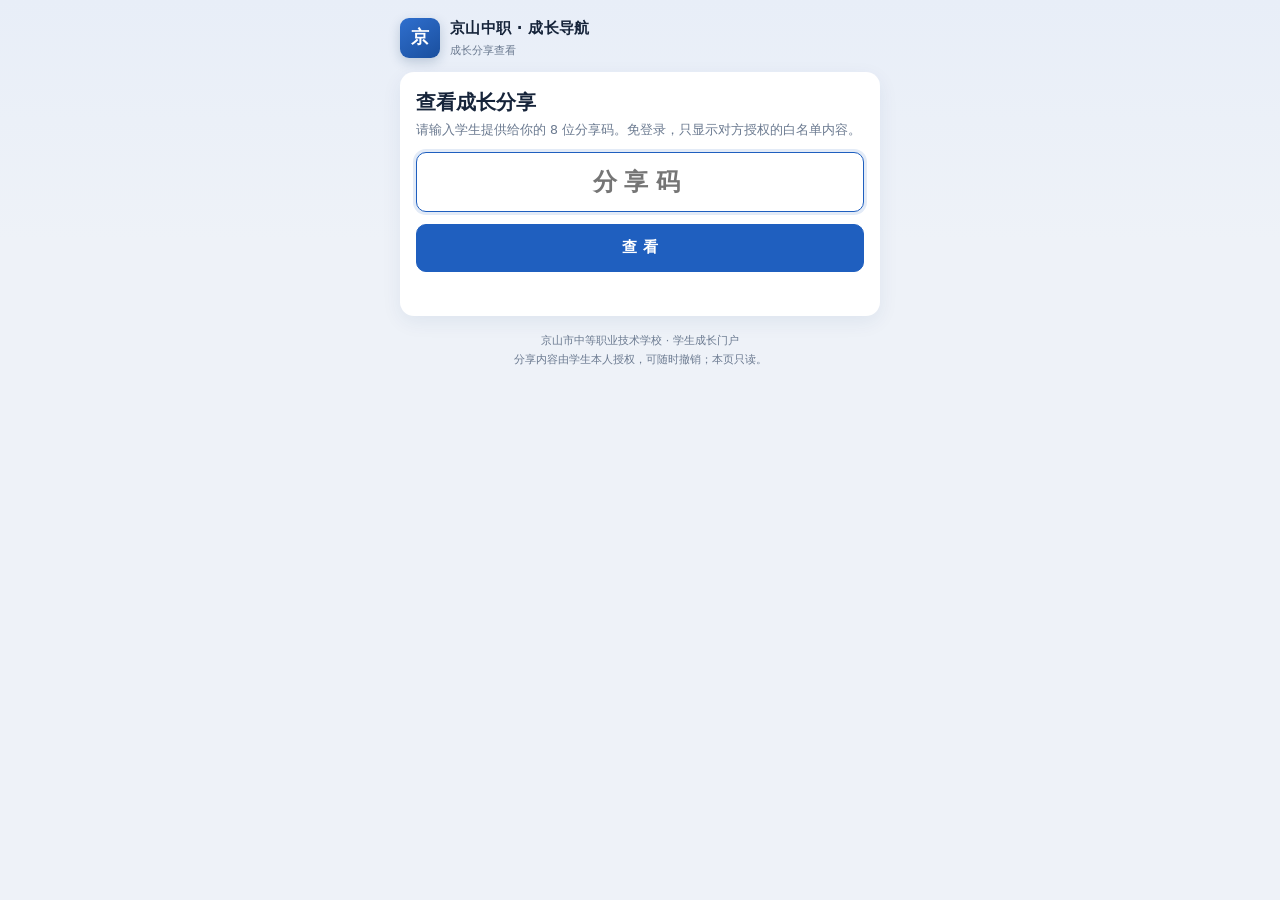
<file: website/app/templates/student/share_view.html>
<!DOCTYPE html>
<html lang="zh-CN">
<head>
<meta charset="UTF-8">
<meta name="viewport" content="width=device-width, initial-scale=1.0, viewport-fit=cover">
<meta name="theme-color" content="#123a6b">
<title>成长分享 · 京山市中等职业技术学校</title>
<style>
  :root{
    --bg:#eef2f8;--card:#fff;--ink:#16243a;--muted:#6b7a90;--line:#e2e8f2;
    --brand:#1f5fbf;--brand-deep:#123a6b;--brand-soft:#eef3fb;
    --pos:#1f9d63;--pos-bg:#e7f6ee;--warn:#a97b12;--warn-bg:#fbf3df;
    --neg:#c94a4a;
  }
  *{box-sizing:border-box;-webkit-tap-highlight-color:transparent}
  html,body{margin:0;max-width:100%;overflow-x:hidden}
  body{
    background:linear-gradient(180deg,#e8eef8 0%,#eef2f8 240px);
    color:var(--ink);min-height:100vh;
    font:14px/1.6 "PingFang SC","Microsoft YaHei","Helvetica Neue",system-ui,sans-serif;
    padding:0 14px calc(28px + env(safe-area-inset-bottom));
  }
  .wrap{max-width:480px;margin:0 auto}
  .brand{
    display:flex;align-items:center;gap:10px;
    padding:calc(16px + env(safe-area-inset-top)) 0 12px;
  }
  .seal{
    width:40px;height:40px;flex:0 0 40px;border-radius:9px;
    background:linear-gradient(145deg,#2f6fce,#1a4f9e);color:#fff;
    display:flex;align-items:center;justify-content:center;
    font-size:18px;font-weight:700;font-family:"STKaiti","KaiTi",serif;
    box-shadow:0 4px 12px rgba(18,58,107,.22);
  }
  .brand b{display:block;font-size:15px;font-weight:600;letter-spacing:.02em}
  .brand small{display:block;font-size:11px;color:var(--muted);margin-top:2px}
  .card{
    background:var(--card);border-radius:14px;
    box-shadow:0 6px 20px rgba(18,58,107,.07);
    padding:16px;margin-bottom:12px;position:relative;overflow:hidden;
  }
  .notice{
    background:var(--brand-soft);color:var(--brand-deep);
    border-radius:10px;padding:9px 12px;font-size:12px;line-height:1.55;
    margin-bottom:12px;
  }
  h1{font-size:20px;font-weight:600;line-height:1.4;margin:0 0 4px}
  h2{font-size:15px;font-weight:600;margin:0 0 8px}
  h3{font-size:13px;font-weight:600;margin:14px 0 6px;color:var(--brand-deep)}
  p{margin:0;color:var(--muted);font-size:12.5px;line-height:1.6}
  .muted{color:var(--muted)}
  .tiny{font-size:12px;color:var(--muted)}
  .form-row{display:flex;gap:8px;margin-top:12px}
  .field{
    flex:1;min-width:0;width:100%;min-height:48px;
    border:1px solid var(--line);border-radius:10px;
    padding:10px 12px;background:#fff;color:var(--ink);outline:none;
    font:inherit;
  }
  .field:focus{border-color:var(--brand);box-shadow:0 0 0 3px rgba(31,95,191,.12)}
  .field.code{
    font-size:24px;font-weight:700;letter-spacing:.3em;text-align:center;
    text-transform:uppercase;font-family:Consolas,Menlo,monospace;
  }
  .btn{
    display:inline-flex;align-items:center;justify-content:center;
    min-height:48px;padding:0 20px;border-radius:10px;border:1px solid var(--brand);
    background:var(--brand);color:#fff;font-size:15px;font-weight:600;
    cursor:pointer;font-family:inherit;white-space:nowrap;
  }
  .btn:disabled{opacity:.55;cursor:not-allowed}
  .btn.ghost{background:#fff;color:var(--brand-deep);border-color:#cddcf4}
  .msg{margin-top:10px;font-size:12.5px;color:var(--neg);min-height:18px}
  .msg.ok{color:var(--pos)}
  .row{display:flex;flex-wrap:wrap;gap:6px}
  .chip{
    display:inline-flex;align-items:center;min-height:28px;padding:0 10px;
    border-radius:999px;background:var(--brand-soft);color:var(--brand-deep);
    font-size:12px;white-space:nowrap;
  }
  .chip.pos{background:var(--pos-bg);color:var(--pos)}
  .chip.warn{background:var(--warn-bg);color:var(--warn)}
  .dim{display:flex;align-items:center;gap:10px;padding:5px 0;font-size:12.5px}
  .dim .name{flex:0 0 82px;color:var(--muted);white-space:nowrap;overflow:hidden;text-overflow:ellipsis}
  .dim .bar{flex:1;height:7px;background:#eef2f8;border-radius:999px;overflow:hidden}
  .dim .bar i{display:block;height:100%;background:linear-gradient(90deg,var(--brand),#4d8be0);border-radius:999px}
  .dim .val{flex:0 0 28px;text-align:right;font-weight:600;font-size:12px}
  .item{padding:8px 0;border-top:1px dashed var(--line);font-size:13px}
  .item:first-child{border-top:0}
  .wm{
    position:absolute;right:-6px;top:22px;transform:rotate(18deg);
    font-size:11px;letter-spacing:.12em;color:rgba(31,95,191,.14);
    pointer-events:none;white-space:nowrap;
  }
  .foot{
    text-align:center;font-size:11px;color:var(--muted);line-height:1.7;
    padding:4px 0 8px;
  }
  .hidden{display:none!important}
  .empty{text-align:center;padding:22px 8px;color:var(--muted);font-size:13px}
  .empty .eic{font-size:32px;line-height:1;margin-bottom:8px}
  @media (max-width:360px){
    body{padding-left:10px;padding-right:10px}
    .card{padding:13px}
    .field.code{font-size:21px;letter-spacing:.22em}
    .btn{padding:0 14px;font-size:14px}
  }
</style>
</head>
<body>
<div class="wrap">

  <header class="brand">
    <div class="seal">京</div>
    <div><b>京山中职 · 成长导航</b><small>成长分享查看</small></div>
  </header>

  <main>
    <section class="card" id="gate">
      <h1>查看成长分享</h1>
      <p>请输入学生提供给你的 8 位分享码。免登录，只显示对方授权的白名单内容。</p>
      <div class="form-row">
        <input class="field code" id="code" maxlength="8" inputmode="text"
               autocomplete="off" spellcheck="false" placeholder="分享码" aria-label="8 位分享码">
      </div>
      <div class="form-row">
        <button type="button" class="btn" id="btn-view" style="width:100%">查 看</button>
      </div>
      <div class="msg" id="msg" role="status"></div>
    </section>

    <section class="card hidden" id="result">
      <div class="wm" id="wm"></div>
      <div class="notice">该页面由学生本人授权分享，仅展示白名单内容。</div>
      <h2 id="result-title"></h2>
      <div id="result-body"></div>
      <p class="tiny" id="result-foot" style="margin-top:12px"></p>
    </section>
  </main>

  <footer class="foot">
    京山市中等职业技术学校 · 学生成长门户<br>
    分享内容由学生本人授权，可随时撤销；本页只读。
  </footer>
</div>

<script>
(function () {
  'use strict';
  var $ = function (id) { return document.getElementById(id); };
  var input = $('code');
  var btn = $('btn-view');
  var msg = $('msg');

  function esc(s) {
    return String(s == null ? '' : s).replace(/[&<>"']/g, function (c) {
      return { '&': '&amp;', '<': '&lt;', '>': '&gt;', '"': '&quot;', "'": '&#39;' }[c];
    });
  }
  function setMsg(text, ok) {
    msg.textContent = text || '';
    msg.className = 'msg' + (ok ? ' ok' : '');
  }
  function parseBody(raw) {
    if (!raw) { return null; }
    try { return JSON.parse(raw); } catch (e) { return null; }
  }
  function request(url, options) {
    return fetch(url, options).then(function (res) {
      return res.text().then(function (raw) {
        var body = parseBody(raw);
        if (body && typeof body.code === 'number') {
          if (body.code !== 0) {
            return Promise.reject({ message: body.message || body.error || '请求失败' });
          }
          return body.data;
        }
        if (!res.ok) {
          return Promise.reject({ message: '请求失败（' + res.status + '）' });
        }
        return body;
      });
    }, function () {
      return Promise.reject({ message: '网络异常，请检查连接后重试' });
    });
  }

  function labelOf(key) {
    var s = String(key == null ? '' : key);
    return s.indexOf(':') >= 0 ? s.split(':').slice(1).join(':') : s;
  }

  function tagHTML(t) {
    if (!t) { return ''; }
    if (typeof t === 'string') { return '<span class="chip pos">' + esc(t) + '</span>'; }
    var name = labelOf(t.dim || t.name || t.key);
    var dev = t.type === 'develop' || t.type === 'weak';
    return '<span class="chip ' + (dev ? 'warn' : 'pos') + '">' +
      (dev ? '待发展 · ' : '优势 · ') + esc(name) + '</span>';
  }

  function renderContent(d) {
    d = d || {};
    // 后端载荷：{nickname, class_name, profile:{radar,tags,advice,term}, timeline:[...]}
    var content = d.content || d.profile || d;
    var tags = Array.isArray(content.tags) ? content.tags :
      (Array.isArray(d.tags) ? d.tags : []);
    var radar = content.radar || content.dimensions || d.radar || null;
    var advice = content.advice || d.advice || [];
    var goals = content.goals || d.goals || [];
    var timeline = Array.isArray(d.timeline) ? d.timeline : [];
    var ranges = d.range_names || d.rangeNames || content.range_names || [];
    var plain = content.plain || d.plain || [];
    if (!Array.isArray(advice)) { advice = advice ? [advice] : []; }
    if (!Array.isArray(goals)) { goals = goals ? [goals] : []; }
    if (!Array.isArray(ranges)) { ranges = ranges ? [String(ranges)] : []; }
    if (!Array.isArray(plain)) { plain = plain ? [String(plain)] : []; }

    var who = d.nickname || d.student_masked || d.studentMasked || content.student_masked || '学生';
    var title = who + (d.class_name ? ' · ' + d.class_name : '') +
      (ranges.length ? ' · ' + ranges.join('＋') : '');
    $('result-title').textContent = title;
    $('wm').textContent = d.watermark || '';

    var html = '';
    if (!tags.length && !radar && !advice.length && !goals.length && !plain.length && !timeline.length) {
      html += '<div class="empty"><div class="eic">📄</div>该分享暂无可见内容</div>';
    }
    if (plain.length) {
      html += '<h3>白话版</h3>' + plain.map(function (s) {
        return '<p class="tiny" style="margin-bottom:4px">' + esc(s) + '</p>';
      }).join('');
    }
    if (tags.length) {
      html += '<h3>成长标签</h3><div class="row">' + tags.map(tagHTML).join('') + '</div>';
    }
    if (radar) {
      var keys = Object.keys(radar);
      html += '<h3>维度概览</h3>' + keys.map(function (k) {
        var v = Math.max(0, Math.min(100, Number(radar[k]) || 0));
        return '<div class="dim"><span class="name">' + esc(labelOf(k)) + '</span>' +
          '<div class="bar"><i style="width:' + v + '%"></i></div>' +
          '<span class="val">' + v + '</span></div>';
      }).join('');
    }
    if (advice.length) {
      html += '<h3>发展建议</h3>' + advice.slice(0, 6).map(function (a) {
        var text = typeof a === 'string' ? a : (a.text || a.content || '');
        return '<div class="item">' + esc(text) + '</div>';
      }).join('');
    }
    if (goals.length) {
      html += '<h3>本学期目标</h3>' + goals.slice(0, 6).map(function (g) {
        if (typeof g === 'string') { return '<div class="item">' + esc(g) + '</div>'; }
        var text = g.target || g.text || g.title || '';
        var progress = g.progress != null ? '（' + esc(g.progress) + '%）' : '';
        return '<div class="item">' + esc(text) + progress + '</div>';
      }).join('');
    }
    if (timeline.length) {
      html += '<h3>成长时间轴</h3>' + timeline.slice(0, 8).map(function (t) {
        var date = String(t.date || '').slice(5);
        return '<div class="item"><span class="tiny">' + esc(date) + '</span>　' + esc(t.title || '') + '</div>';
      }).join('');
    }

    $('result-body').innerHTML = html;
    $('result-foot').textContent = d.generated_at ?
      '生成于 ' + String(d.generated_at).replace('T', ' ').slice(0, 16) + ' · 本页只读' : '本页只读';
    $('result').classList.remove('hidden');
    $('gate').classList.add('hidden');
    setMsg('');
  }

  function verify() {
    var code = String(input.value || '').trim().toUpperCase();
    if (!/^[A-Z0-9]{8}$/.test(code)) {
      setMsg('请输入 8 位分享码');
      return;
    }
    btn.disabled = true;
    setMsg('正在验证…', true);
    request('/api/v1/share/verify', {
      method: 'POST',
      credentials: 'same-origin',
      headers: { 'Content-Type': 'application/json', 'Accept': 'application/json' },
      body: JSON.stringify({ code: code })
    }).then(function (d) {
      d = d || {};
      if (d.status && d.status !== 'active') {
        var text = d.status === 'revoked' ? '该分享已被学生撤销' : '该分享已过期';
        throw { message: text };
      }
      var token = d.token;
      if (!token) { throw { message: '分享码无效或已失效' }; }
      return request('/api/v1/share/' + encodeURIComponent(token) + '/content', {
        credentials: 'same-origin',
        headers: { 'Accept': 'application/json' }
      });
    }).then(function (content) {
      btn.disabled = false;
      renderContent(content);
    }).catch(function (err) {
      btn.disabled = false;
      setMsg((err && err.message) || '查看失败，请稍后重试');
    });
  }

  btn.addEventListener('click', verify);
  input.addEventListener('keydown', function (e) {
    if (e.key === 'Enter') { verify(); }
  });

  // 二维码/链接预填：?code=XXXXXXXX
  var q = String((location.search.match(/[?&]code=([^&]+)/) || [])[1] || '');
  if (q) {
    try { input.value = decodeURIComponent(q).toUpperCase().slice(0, 8); } catch (e) { input.value = q.slice(0, 8); }
    verify();
  } else {
    input.focus();
  }
})();
</script>
</body>
</html>
</file>
<file: docs/student-acceptance-v19/assets/doc.css>
:root {
  --page: #ffffff;
  --ink: #2f302d;
  --muted: #6b7280;
  --faint: #9aa1ad;
  --line: #e6e8ec;
  --line-strong: #d4d8df;
  --soft: #f7f8fa;
  --soft-2: #f1f4f7;
  --accent: #2563eb;
  --teal: #0f766e;
  --rose: #b83f58;
  --gold: #b7791f;
}

* {
  box-sizing: border-box;
}

html {
  background: var(--page);
  scroll-behavior: smooth;
}

body {
  margin: 0;
  background: var(--page);
  color: var(--ink);
  font-family: -apple-system, BlinkMacSystemFont, "Segoe UI", "Helvetica Neue", Arial, sans-serif;
  font-size: 16px;
  line-height: 1.72;
  -webkit-font-smoothing: antialiased;
  text-rendering: optimizeLegibility;
}

a {
  color: var(--accent);
  text-decoration: none;
}

a:hover {
  text-decoration: underline;
}

.doc-page {
  width: min(780px, calc(100vw - 48px));
  margin: 0 auto;
  padding: 72px 0 96px;
}

.doc-title {
  margin-bottom: 32px;
}

.doc-title h1 {
  margin: 0;
  color: var(--ink);
  font-size: 36px;
  line-height: 1.18;
  font-weight: 650;
  letter-spacing: 0;
  text-wrap: balance;
}

.doc-subtitle {
  margin: 18px 0 0;
  color: var(--muted);
  font-size: 18px;
  line-height: 1.7;
}

.doc-block {
  margin: 36px 0;
  scroll-margin-top: 28px;
}

.doc-block h2,
.doc-chart h2,
.doc-table h2,
.doc-diagram h2 {
  margin: 0 0 12px;
  color: var(--ink);
  font-size: 23px;
  line-height: 1.35;
  font-weight: 620;
  letter-spacing: 0;
  text-wrap: balance;
}

.doc-block p,
.doc-chart p,
.doc-table p,
.doc-diagram p {
  margin: 10px 0 16px;
  color: #4b5059;
  text-wrap: pretty;
}

.doc-block ul,
.doc-block ol {
  margin: 10px 0 0;
  padding-left: 24px;
}

.doc-block li {
  margin: 8px 0;
}

.doc-block strong,
.doc-callout strong,
.doc-note strong {
  color: var(--ink);
  font-weight: 620;
}

.doc-callout {
  margin: 28px 0 34px;
  padding: 16px 18px;
  border: 1px solid #dfe5e2;
  border-radius: 16px;
  background: #f7faf8;
}

.doc-callout p {
  margin: 6px 0 0;
  color: #46534f;
}

.doc-note {
  margin: 22px 0;
  padding: 13px 15px;
  border-left: 3px solid var(--line-strong);
  border-radius: 0 16px 16px 0;
  background: var(--soft);
  color: #535a66;
}

.doc-note p {
  margin: 0;
}

.doc-metrics {
  display: grid;
  grid-template-columns: repeat(4, minmax(0, 1fr));
  margin: 30px 0 42px;
  border: 1px solid var(--line);
  border-radius: 16px;
  overflow: hidden;
  background: #fff;
}

.doc-metric {
  min-width: 0;
  padding: 16px 17px;
}

.doc-metric + .doc-metric {
  border-left: 1px solid var(--line);
}

.doc-metric span {
  display: block;
  color: var(--muted);
  font-size: 13px;
  line-height: 1.35;
}

.doc-metric strong {
  display: block;
  margin: 6px 0 3px;
  color: var(--ink);
  font-size: 23px;
  line-height: 1.18;
  font-weight: 640;
}

.doc-metric small {
  display: block;
  color: var(--muted);
  font-size: 13px;
  line-height: 1.35;
}

.doc-chart,
.doc-table,
.doc-diagram {
  margin: 46px 0;
  scroll-margin-top: 28px;
}

.chart-frame,
.table-frame,
.diagram-frame {
  position: relative;
  margin-top: 18px;
}

.mermaid-frame {
  padding: 20px;
  border: 1px solid var(--line);
  border-radius: 16px;
  background: #fff;
}

.mermaid {
  min-width: 680px;
  margin: 0;
  color: var(--ink);
  font-family: -apple-system, BlinkMacSystemFont, "Segoe UI", "Helvetica Neue", Arial, sans-serif;
}

.mermaid svg {
  display: block;
  width: 100%;
  max-width: none;
  height: auto;
}

.diagram-zoom-trigger {
  position: absolute;
  top: 9px;
  right: 9px;
  z-index: 3;
  display: inline-flex;
  align-items: center;
  justify-content: center;
  width: 28px;
  height: 28px;
  border: 1px solid var(--line-strong);
  border-radius: 999px;
  background: rgba(255, 255, 255, 0.94);
  color: var(--muted);
  cursor: pointer;
  padding: 0;
  box-shadow: 0 1px 2px rgba(32, 33, 36, 0.04);
  opacity: 0;
  transition: opacity 140ms ease, color 140ms ease, background 140ms ease;
}

.lucide-icon {
  width: 14px;
  height: 14px;
  stroke: currentColor;
  stroke-width: 2;
  stroke-linecap: round;
  stroke-linejoin: round;
  fill: none;
  pointer-events: none;
}

.mermaid-frame:hover .diagram-zoom-trigger,
.mermaid-frame:focus-within .diagram-zoom-trigger {
  opacity: 1;
}

.diagram-zoom-trigger:hover,
.diagram-zoom-trigger:focus-visible {
  background: #fff;
  color: var(--ink);
  outline: none;
}

.diagram-lightbox {
  position: fixed;
  inset: 0;
  z-index: 100;
  display: none;
  padding: 34px;
  background: rgba(25, 28, 34, 0.62);
}

.diagram-lightbox.open {
  display: flex;
  align-items: center;
  justify-content: center;
}

.diagram-lightbox-panel {
  position: relative;
  width: min(1120px, calc(100vw - 48px));
  max-height: calc(100vh - 48px);
  overflow: auto;
  border: 1px solid var(--line-strong);
  border-radius: 16px;
  background: #fff;
  box-shadow: 0 22px 60px rgba(15, 23, 42, 0.28);
  padding: 28px;
}

.diagram-lightbox-content {
  min-width: 880px;
  padding-top: 6px;
}

.diagram-lightbox-content svg {
  display: block;
  width: 100%;
  height: auto;
}

.diagram-lightbox-close {
  position: absolute;
  top: 12px;
  right: 12px;
  z-index: 4;
  display: inline-flex;
  align-items: center;
  justify-content: center;
  width: 28px;
  height: 28px;
  border: 0;
  border-radius: 999px;
  background: transparent;
  color: var(--muted);
  cursor: pointer;
  padding: 0;
}

.diagram-lightbox-close:hover,
.diagram-lightbox-close:focus-visible {
  background: var(--soft);
  color: var(--ink);
  outline: none;
}

.chart-menu {
  position: absolute;
  top: 10px;
  right: 10px;
  z-index: 3;
  opacity: 0;
  transition: opacity 140ms ease;
}

.chart-frame:hover .chart-menu,
.chart-frame:focus-within .chart-menu {
  opacity: 1;
}

.chart-menu-trigger {
  display: inline-flex;
  align-items: center;
  justify-content: center;
  gap: 3px;
  width: 30px;
  height: 30px;
  border: 1px solid var(--line-strong);
  border-radius: 999px;
  background: rgba(255, 255, 255, 0.94);
  color: var(--muted);
  cursor: pointer;
  padding: 0;
  box-shadow: 0 1px 2px rgba(32, 33, 36, 0.04);
}

.chart-menu-trigger span {
  display: block;
  width: 3px;
  height: 3px;
  border-radius: 50%;
  background: currentColor;
}

.chart-menu-trigger:hover,
.chart-menu-trigger:focus-visible {
  background: #fff;
  color: var(--ink);
  outline: none;
}

.chart-menu-popover {
  display: none;
  position: absolute;
  right: 0;
  top: 34px;
  width: 156px;
  padding: 6px;
  border: 1px solid var(--line-strong);
  border-radius: 8px;
  background: #fff;
  box-shadow: 0 8px 18px rgba(32, 33, 36, 0.12);
}

.chart-menu:hover .chart-menu-popover,
.chart-menu:focus-within .chart-menu-popover {
  display: block;
}

.chart-menu-popover button {
  display: block;
  width: 100%;
  border: 0;
  border-radius: 6px;
  background: transparent;
  color: var(--ink);
  font: inherit;
  font-size: 13px;
  text-align: left;
  padding: 8px 10px;
  cursor: pointer;
}

.chart-menu-popover button.active,
.chart-menu-popover button:hover,
.chart-menu-popover button:focus-visible {
  background: var(--soft-2);
  color: var(--ink);
  outline: none;
}

.chart-canvas {
  width: 100%;
  height: 390px;
  border: 1px solid var(--line);
  border-radius: 16px;
  background: #fff;
}

.figure-caption {
  margin-top: 9px;
  color: var(--muted);
  font-size: 14px;
  line-height: 1.48;
}

.figure-caption strong {
  display: block;
  color: #343941;
  font-weight: 620;
}

.figure-caption span {
  display: block;
  margin-top: 2px;
}

.table-scroll {
  overflow-x: auto;
  border: 1px solid var(--line);
  border-radius: 16px;
  background: #fff;
}

.doc-data-table {
  width: 100%;
  min-width: 720px;
  border-collapse: collapse;
  font-size: 14px;
  line-height: 1.45;
}

.doc-data-table th,
.doc-data-table td {
  padding: 11px 12px;
  border-bottom: 1px solid var(--line);
  text-align: left;
  vertical-align: top;
}

.doc-data-table th {
  background: var(--soft);
  color: #566173;
  font-weight: 620;
}

.doc-data-table tbody tr:last-child td {
  border-bottom: 0;
}

.doc-data-table .num {
  text-align: right;
  font-variant-numeric: tabular-nums;
  white-space: nowrap;
}

.diagram-flow {
  display: grid;
  grid-template-columns: 1fr auto 1fr auto 1fr;
  gap: 10px;
  align-items: stretch;
  min-width: 640px;
}

.diagram-node {
  padding: 15px;
  border: 1px solid var(--line);
  border-radius: 16px;
  background: #fff;
}

.diagram-node strong {
  display: block;
  margin-bottom: 4px;
  color: var(--ink);
  font-weight: 620;
}

.diagram-node span {
  color: var(--muted);
  font-size: 14px;
  line-height: 1.5;
}

.diagram-arrow {
  display: flex;
  align-items: center;
  color: var(--faint);
  font-size: 22px;
}

.doc-sources {
  margin-top: 48px;
  padding-top: 4px;
}

.source-links {
  margin: 16px 0 0;
  padding-left: 22px;
  color: #535a66;
  font-size: 14px;
  line-height: 1.6;
}

.source-links li {
  margin: 7px 0;
}

.toc-rail {
  position: fixed;
  left: 18px;
  top: 50%;
  z-index: 10;
  width: 320px;
  transform: translateY(-50%);
}

.toc-lines {
  display: flex;
  flex-direction: column;
  gap: 4px;
  width: 28px;
  padding: 8px 5px;
}

.toc-line {
  position: relative;
  display: block;
  width: 18px;
  height: 8px;
  color: #c3c6cd;
}

.toc-line::before {
  content: "";
  position: absolute;
  left: 0;
  top: 50%;
  width: 18px;
  height: 2px;
  border-radius: 999px;
  background: currentColor;
  transform: translateY(-50%);
}

.toc-line.active,
.toc-line:hover {
  color: var(--ink);
}

.toc-popup {
  position: absolute;
  left: 0;
  top: 50%;
  width: 310px;
  padding: 12px;
  border: 1px solid var(--line-strong);
  border-radius: 16px;
  background: rgba(255, 255, 255, 0.98);
  box-shadow: 0 16px 36px rgba(35, 37, 42, 0.13);
  opacity: 0;
  pointer-events: none;
  transform: translateY(-50%) translateX(-4px);
  transition: opacity 140ms ease, transform 140ms ease;
}

.toc-rail:hover .toc-popup,
.toc-rail:focus-within .toc-popup {
  opacity: 1;
  pointer-events: auto;
  transform: translateY(-50%) translateX(0);
}

.toc-popup a {
  display: block;
  padding: 7px 9px;
  border-radius: 6px;
  color: var(--ink);
  font-size: 14px;
  line-height: 1.35;
  white-space: nowrap;
  overflow: hidden;
  text-overflow: ellipsis;
}

.toc-popup a:hover,
.toc-popup a.active {
  background: var(--soft);
  text-decoration: none;
}

@media (max-width: 1040px) {
  .toc-rail {
    display: none;
  }
}

@media (max-width: 820px) {
  .doc-page {
    width: min(100vw - 32px, 780px);
    padding-top: 44px;
  }

  .doc-title h1 {
    font-size: 30px;
  }

  .doc-subtitle {
    font-size: 16px;
  }

  .doc-metrics {
    grid-template-columns: 1fr 1fr;
  }

  .doc-metric:nth-child(odd) {
    border-left: 0;
  }

  .doc-metric:nth-child(n + 3) {
    border-top: 1px solid var(--line);
  }

  .chart-canvas {
    height: 360px;
  }

  .diagram-lightbox {
    padding: 18px;
  }

  .diagram-lightbox-panel {
    width: calc(100vw - 24px);
    max-height: calc(100vh - 24px);
    padding: 22px;
  }

  .diagram-lightbox-content {
    min-width: 760px;
  }
}

@media (max-width: 560px) {
  .doc-page {
    width: min(100vw - 24px, 780px);
  }

  .doc-title h1 {
    font-size: 27px;
  }

  .doc-block h2,
  .doc-chart h2,
  .doc-table h2,
  .doc-diagram h2 {
    font-size: 21px;
  }

  .doc-metrics {
    grid-template-columns: 1fr;
  }

  .doc-metric,
  .doc-metric + .doc-metric {
    border-left: 0;
  }

  .doc-metric + .doc-metric {
    border-top: 1px solid var(--line);
  }

  .chart-canvas {
    height: 320px;
  }
}
</file>
